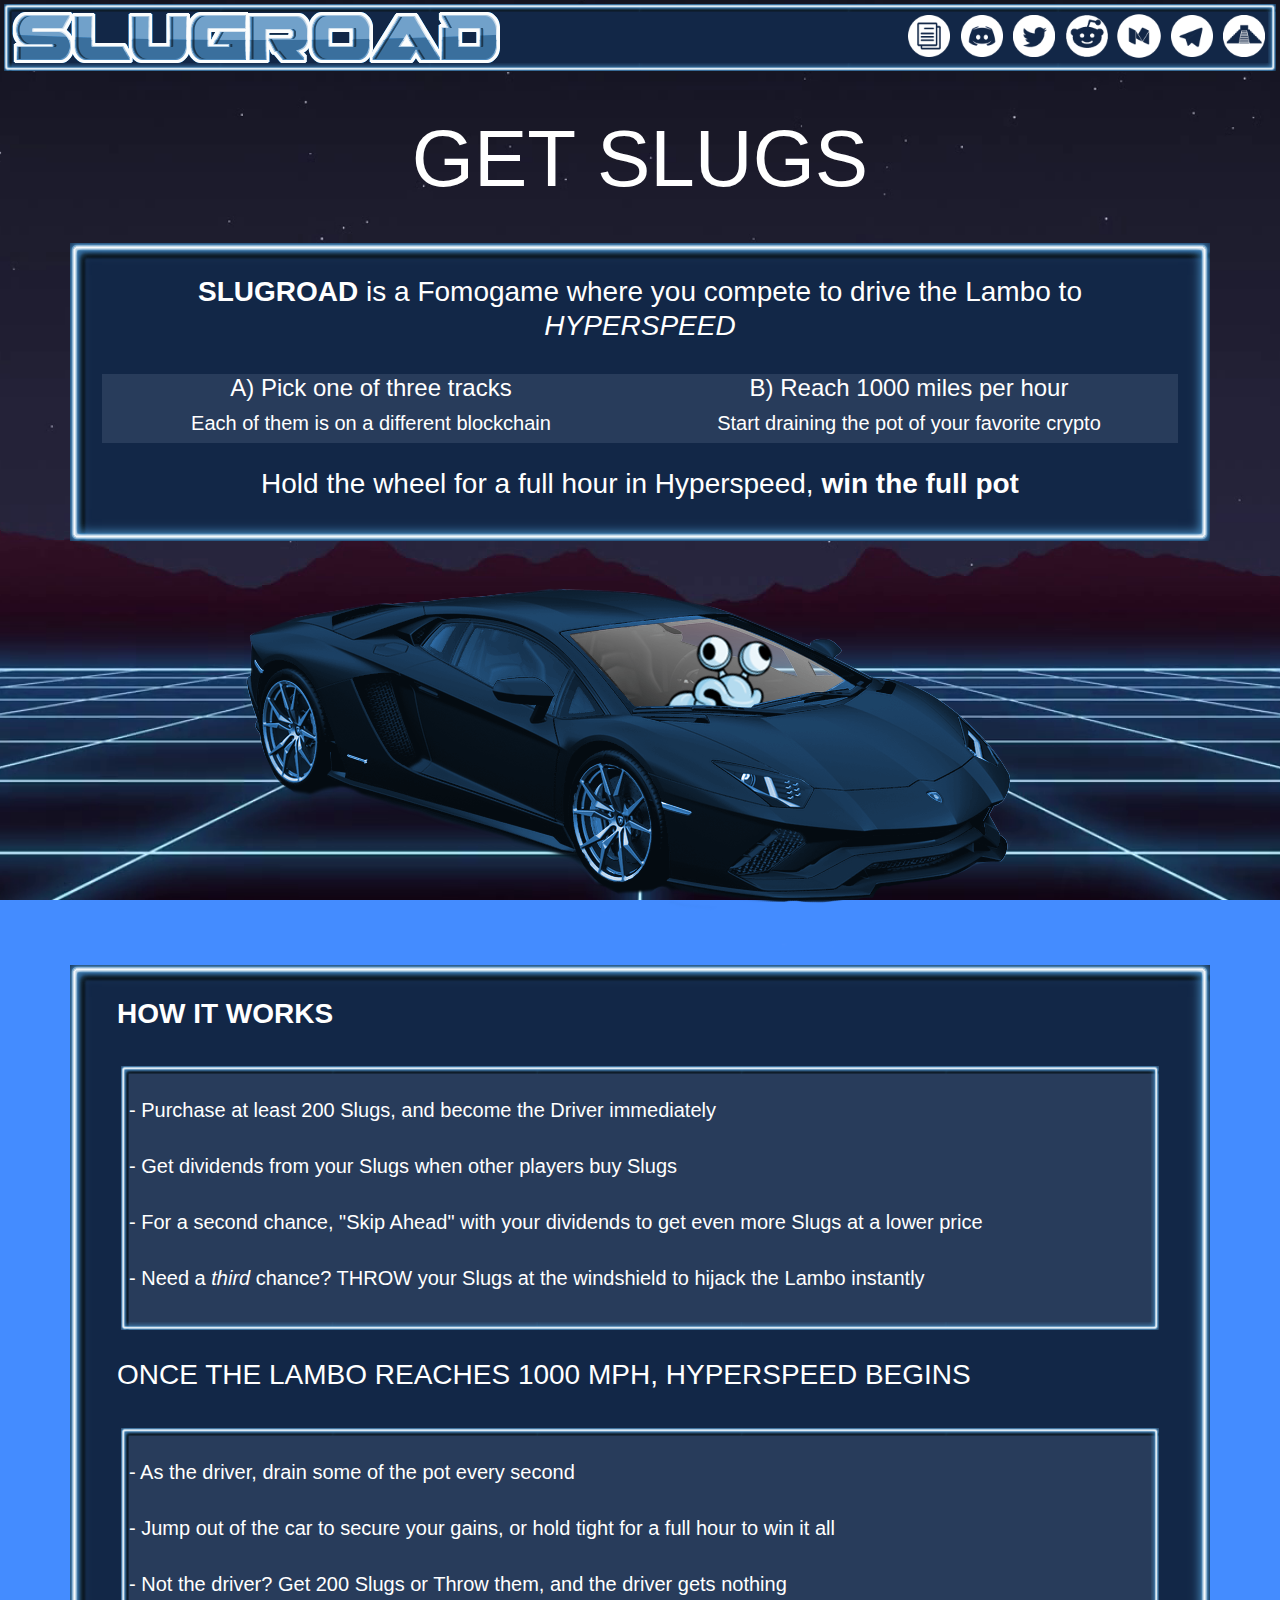
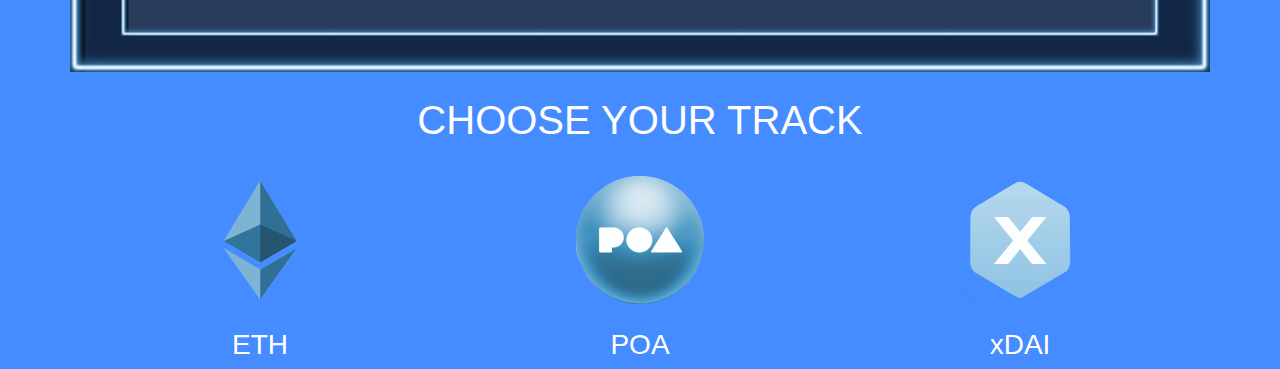
<file: index.html>
<!doctype html>
<html lang="en">
	<head>
		<!-- Required meta tags -->
		<meta charset="utf-8">
		<meta name="viewport" content="width=device-width, initial-scale=1, shrink-to-fit=no">
		<!-- Title, Favicon -->
		<title>Slugroad</title>
		<link rel="shortcut icon" href="favicon.png" type="image/x-icon">		
		<!-- CSS -->
		<link rel="stylesheet" type="text/css" href="theme_bootstrap.css">
		<link rel="stylesheet" type="text/css" href="theme_animista.css">
		<link rel="stylesheet" type="text/css" href="theme_slugroad.css">		
	</head>
	
	<body>
		<!-- TITLE -->
		<div class="info img-border2">
			<div class="row">
				<div class="col-sm">
					<img src="img/slug_logo.png"><img src="img/road_logo.png">
				</div>
				<div class="col-sm" align="right">
					<a href="https://ropsten.etherscan.io/address/0x6cf592d1687041147a20c6cc1504715864a52752" target="_blank"><img class="img-help2" src="img/contract_circle.png"></a>
					<a href="https://discord.gg/JU8P4Ru" target="_blank"><img class="img-help2" src="img/discord_circle.png"></a>
					<a href="https://twitter.com/EtherSnailFarm" target="_blank"><img class="img-help2" src="img/twitter_circle.png"></a>
					<a href="https://reddit.com/r/snailthrone" target="_blank"><img class="img-help2" src="img/reddit_circle.png"></a>
					<a href="" target="_blank"><img class="img-help2" src="img/medium_circle.png"></a>
					<a href="https://t.me/snailthrone" target="_blank"><img class="img-help2" src="img/telegram_circle.png"></a>
					<a href="https://snailking.github.io/snailthrone" target="_blank"><img class="img-help2" src="img/snailthrone_circle.png"></a>
				</div>
			</div>
		</div><br>
		<!-- INTRO -->
		<div class="container" align="center">
			<span id="introtext">?</span>
		</div><br>
		<div class="container info img-border" align="center">
			<h3><b>SLUGROAD</b> is a Fomogame where you compete to drive the Lambo to <i>HYPERSPEED</i></h3>
			<br>
			<div class="row">
				<div class="col-sm info2">
					<h4>A) Pick one of three tracks</h4>
					<h5>Each of them is on a different blockchain</h5>
				</div>
				<div class="col-sm info2">
					<h4>B) Reach 1000 miles per hour</h4>
					<h5>Start draining the pot of your favorite crypto</h5>
				</div>
			</div><br>
			<h3>Hold the wheel for a full hour in Hyperspeed, <b>win the full pot</b></h3>
		</div><br>
		<!-- BEAUTIFUL SCROLLING LAMBO -->	
		<div class="slide-in-left" align="center"> 
			<img class="vibrate-1" src="img/lambo.png">
		</div>
		<!-- HOW TO -->
		<div class="container info img-border">
			<h3><b>HOW IT WORKS</b></h3><br>
			<div class="info2 img-border2">
				<br><h5>- Purchase at least 200 Slugs, and become the Driver immediately</h5><br>
				<h5>- Get dividends from your Slugs when other players buy Slugs</h5><br>
				<h5>- For a second chance, "Skip Ahead" with your dividends to get even more Slugs at a lower price</h5><br>
				<h5>- Need a <i>third</i> chance? THROW your Slugs at the windshield to hijack the Lambo instantly</h5><br>
			</div>
			<br><h3>ONCE THE LAMBO REACHES 1000 MPH, HYPERSPEED BEGINS</h3><br>
			<div class="info2 img-border2">
				<br><h5>- As the driver, drain some of the pot every second</h5><br>
				<h5>- Jump out of the car to secure your gains, or hold tight for a full hour to win it all</h5><br>
				<h5>- Not the driver? Get 200 Slugs or Throw them, and the driver gets nothing</h5><br>
			</div>
		</div><br>
		<!-- TRACK SELECTION -->
		<div class="container" align="center">
			<h1 class="pulseperma">CHOOSE YOUR TRACK</h1><br>
			<div class="row">
				<div class="col-sm">
					<a href="game_eth"><img src="img/ether.png" class="pulse" height="128px"></a><br>
					<br><h3>ETH</h3>
				</div>
				<div class="col-sm">
					<a href="game_poa"><img src="img/poa_ball.png" class="pulse" height="128px"></a><br>
					<br><h3>POA</h3>
				</div>
				<div class="col-sm">
					<a href="game_xdai"><img src="img/xdai_logo.png" class="pulse" height="128px"></a><br>
					<br><h3>xDAI</h3>
				</div>
			</div>
		</div>
		<!-- JAVASCRIPT -->
		<script src="landing.js"></script>				
		<script>
			initUpdate();
		</script>		
	</body>
</html>
</file>
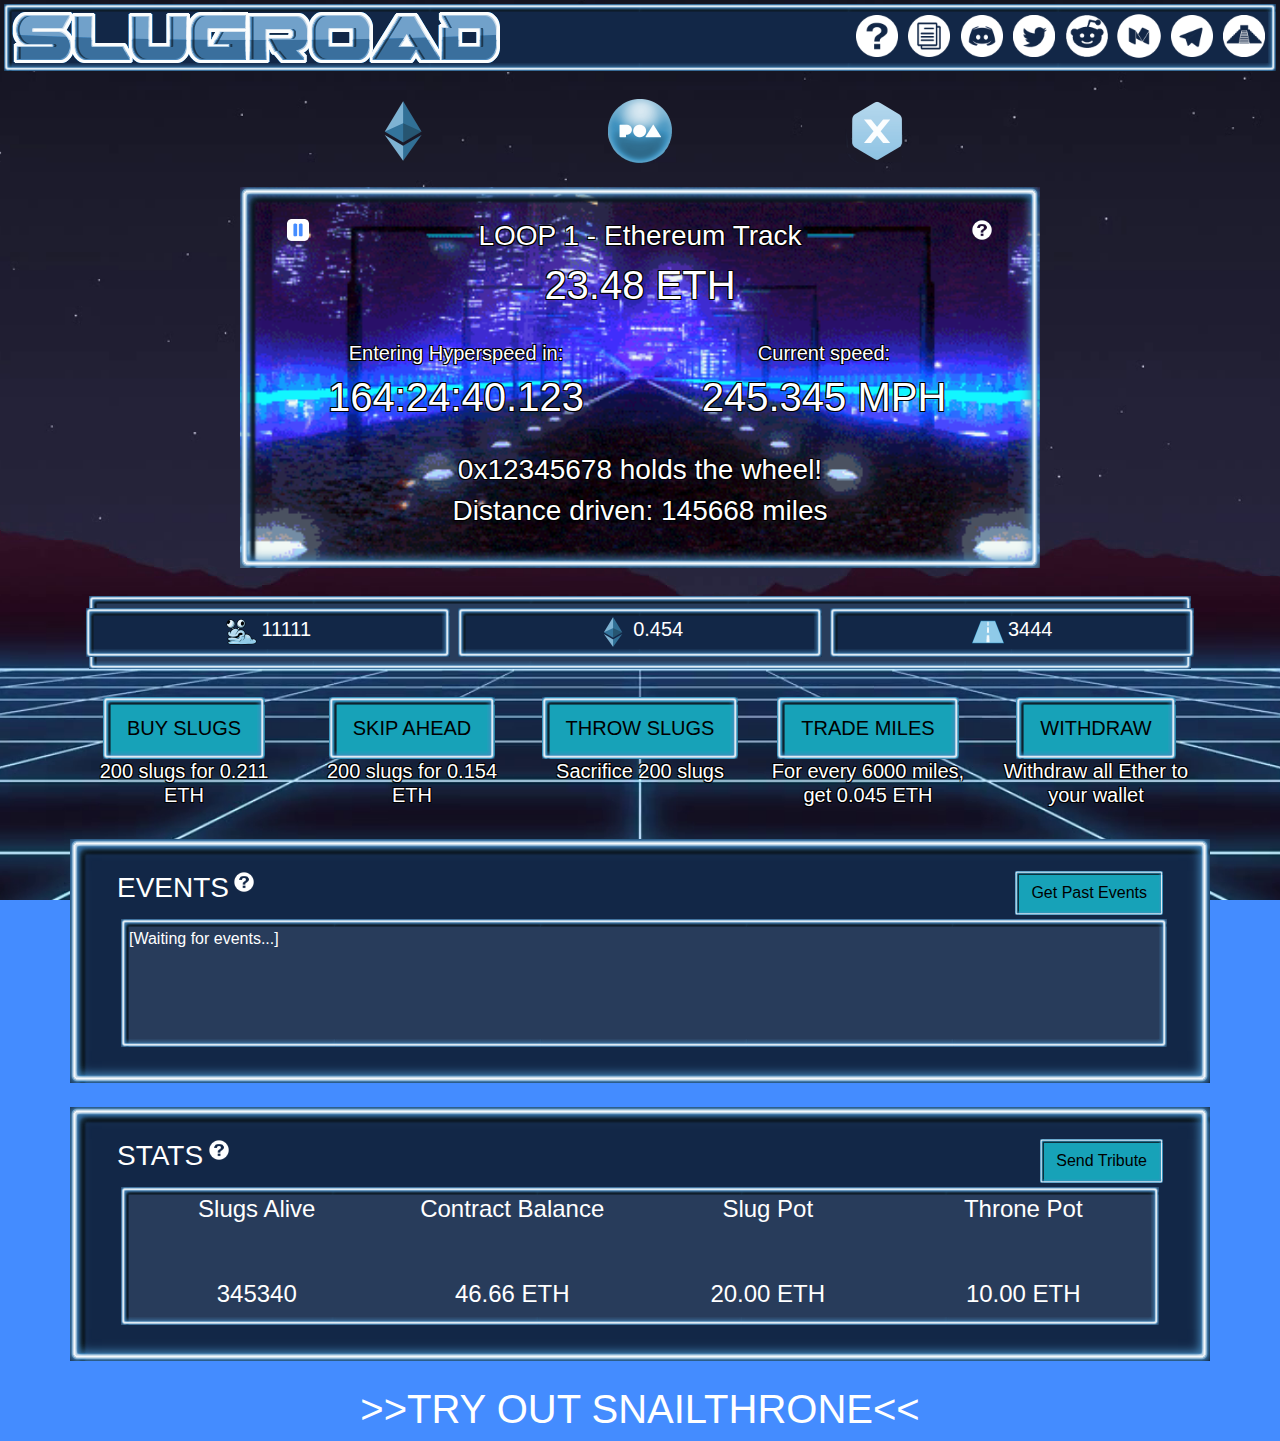
<file: game.html>
<!doctype html>
<html lang="en">
	<head>
		<!-- Required meta tags -->
		<meta charset="utf-8">
		<meta name="viewport" content="width=device-width, initial-scale=1, shrink-to-fit=no">
		<!-- Title, Favicon -->
		<title>Slugroad</title>
		<link rel="shortcut icon" href="favicon.png" type="image/x-icon">		
		<!-- CSS -->
		<link rel="stylesheet" type="text/css" href="theme_bootstrap.css">
		<link rel="stylesheet" type="text/css" href="theme_animista.css">
		<link rel="stylesheet" type="text/css" href="theme_slugroad.css">		
	</head>
	
	<body align="center">
		<!-- TITLE -->
		<div class="info img-border2">
			<div class="row">
				<div class="col-sm">
					<img src="img/slug_logo.png"><img src="img/road_logo.png">
				</div>
				<div class="col-sm" align="right">
					<img class="img-help2" src="img/question_circle.png" onclick="showModal(help_1_modal)"></a>
					<a href="https://ropsten.etherscan.io/address/0x6cf592d1687041147a20c6cc1504715864a52752" target="_blank"><img class="img-help2" src="img/contract_circle.png"></a>
					<a href="https://discord.gg/JU8P4Ru" target="_blank"><img class="img-help2" src="img/discord_circle.png"></a>
					<a href="https://twitter.com/EtherSnailFarm" target="_blank"><img class="img-help2" src="img/twitter_circle.png"></a>
					<a href="https://reddit.com/r/snailthrone" target="_blank"><img class="img-help2" src="img/reddit_circle.png"></a>
					<a href="" target="_blank"><img class="img-help2" src="img/medium_circle.png"></a>
					<a href="https://t.me/snailthrone" target="_blank"><img class="img-help2" src="img/telegram_circle.png"></a>
					<a href="https://snailking.github.io/snailthrone" target="_blank"><img class="img-help2" src="img/snailthrone_circle.png"></a>
				</div>
			</div>
		</div><br>
		<!-- TRACK SELECTION -->
		<div class="container black-shadow" align="center">
			<div class="row">
				<div class="col-sm" align="right">
					<img src="img/ether.png" class="pulse" height="64px">
				</div>
				<div class="col-sm">
					<img src="img/poa_ball.png" class="pulse" height="64px">
				</div>
				<div class="col-sm" align="left">
					<img src="img/xdai_logo.png" class="pulse" height="64px">
				</div>
			</div>
		</div><br>
		<!-- CAR WINDOW -->
		<div id="roadwindow" class="container road-background black-shadow img-border" align="center">
			<div class="row">
				<div class="col-sm-2" align="left">
					<span id="pausestate"><img class="img-help" src="img/pause_icon.png" onclick="pauseAnimation()"></span>
				</div>
				<div class="col-sm">
					<h3 style="display: inline-block;">LOOP <span id="round">1</span> - Ethereum Track</h3>
				</div>
				<div class="col-sm-2" align="right">
					<img class="img-help" src="img/question_circle.png" onclick="showModal(car_1_modal)">
				</div>
			</div>		 
			<h1><span id="roundpot">23.48</span> ETH</h3><br>
			<div class="row">
				<div class="col-sm">
					<h5><span id="hyperstate">Entering Hyperspeed in:</span></h4>
					<h1><span id="timer">164:24:40.123</span></h2><br>
				</div>
				<div class="col-sm">
					<h5>Current speed:</h4>
					<h1><span id="speed">245.345</span> MPH</h2><br>
				</div>
			</div>
			<h3><span id="driverstate">0x12345678 holds the wheel!</span></h4>
			<h3><span id="gamestate">Distance driven: 145668 miles</span></h4>			
		</div><br>
		<!-- PLAYER STATS -->
		<div class="container" align="center">
			<div class="img-border2 info2">
				<div class="row">
					<div class="col-sm img-border2 info">
						<img src="img/slug.png" class="pulse" height="32px" onclick="showModal(slug_modal)"> <h5 style="display: inline-block;"><span id="playerslug">11111</span></h5> 
					</div>
					<div class="col-sm img-border2 info">
						<img src="img/ether.png" class="pulse" height="32px" onclick="showModal(ether_modal)"> <h5 style="display: inline-block;"><span id="playerreward">0.454</span></h5>
					</div>
					<div class="col-sm img-border2 info">
						<img src="img/road.png" class="pulse" height="32px" onclick="showModal(road_modal)"> <h5 style="display: inline-block;"><span id="playermile">3444</span></h5>
					</div>
					</div>
				</div>
			</div>
		</div><br>
		<!-- ACTIONS -->
		<div class="container" align="center">
			<div class="">
				<div class="row">
					<div class="col-sm">
						<button class="btn btn-lg btn-info" onclick="showModal(buy_modal)">BUY SLUGS</button>
						<h5 class="black-shadow">200 slugs for <span id="buy200">0.211</span> ETH</h5>
						<br>
					</div>
					<div class="col-sm">
						<button class="btn btn-lg btn-info" onclick="showModal(skip_modal)">SKIP AHEAD</button>
						<h5 class="black-shadow">200 slugs for <span id="time200">0.154</span> ETH</h5>
						<br>
					</div>
					<div class="col-sm">
						<span id="actionstate"><button type="button" class="btn btn-lg btn-info" onclick="showModal(throw_modal)">THROW SLUGS</button><h5 class="black-shadow">Sacrifice 200 slugs</h5></span>
						<br>
					</div>
					<div class="col-sm">
						<button class="btn btn-lg btn-info" onclick="showModal(trade_modal)">TRADE MILES</button>
						<h5 class="black-shadow">For every 6000 miles, get <span id="trade6000mile">0.045</span> ETH</h5>
						<br>
					</div>
					<div class="col-sm">
						<button class="btn btn-lg btn-info" onclick="webWithdrawBalance()">WITHDRAW</button>
						<h5 class="black-shadow">Withdraw all Ether to your wallet</h5>
						<br>
					</div>
				</div>
			</div>
		</div>		
		<!-- LOG -->
		<div class="container img-border info">
			<div class="row">
				<div class="col-sm">
					<h3 style="display: inline-block;">EVENTS</h3> <img class="img-help" src="img/question_circle.png" onclick="showModal(event_modal)">
				</div>
				<div class="col-sm" align="right">
					<button class="btn btn-info" onclick="runLog()">Get Past Events</button>
				</div>
			</div>
			<div class="scroll-box img-border2 info2" id="logboxscroll">
				<p><span id="eventlog">[Waiting for events...]</span></p>
			</div>
		</div><br>
		<!-- STATS -->
		<div class="container img-border info">
			<div class="row">
				<div class="col-sm">
					<h3 style="display: inline-block;">STATS</h3> <img class="img-help" src="img/question_circle.png" onclick="showModal(stats_modal)">
				</div>
				<div class="col-sm" align="right">
					<button class="btn btn-info" onclick="webPayThrone()">Send Tribute</button>
				</div>
			</div>
			<div class="row img-border2 info2" align="center">
				<div class="col-sm">
					<h4>Slugs Alive</h5><br><br>
					<h4><span id="maxslug">345340</span></h5>
				</div>
				<div class="col-sm">
					<h4>Contract Balance</h5><br><br>
					<h4><span id="contractbalance">46.66</span> ETH</h5>
				</div>
				<div class="col-sm">
					<h4>Slug Pot</h5><br><br>
					<h4><span id="slugpot">20.00</span> ETH</h5>
				</div>
				<div class="col-sm">
					<h4>Throne Pot</h5><br><br>
					<h4><span id="thronepot">10.00</span> ETH</h5>
				</div>
			</div>
		</div><br>
		<!-- SNAILTHRONE -->
		<div class="container pulse" align="center">
			<h1><a href="https://snailking.github.io/snailthrone">>>TRY OUT SNAILTHRONE<<</a></h1>
		</div>
		<!-- BUY MODAL -->
		<div id="buy_modal" class="modal">
			<div class="info2 modal-content">
				<div class="img-border" align="center">
					<h1 class="black-shadow">BUY SLUGS</h2><br>
					<div class="info padding img-border2">
						<div class="row">
							<div class="col-sm">
								<h5>Cost per slug: <span id="buyCost">?</span> ETH</h5>
							</div>
							<div class="col-sm">
								<h5>Spend: <input type="text" id="fieldBuy" value="0.1" size="3"> ETH</h5>
							</div>
							<div class="col-sm">
								<h5>You will get: <span id="fieldBuySlug">200</span> Slugs</h5>
							</div>
						</div>
						<br>
						<h5>Buy at least 200 Slugs to become the Driver.</h5>
					</div>
					<div class="container" align="center">
						<button class="btn btn-lg btn-info" onclick="closeThenFunc(webBuySlug)">BUY SLUGS</button>
						<button class="btn btn-lg btn-info" onclick="CloseModal()">Cancel</button>
					</div>
				</div>
			</div>
		</div>
		<!-- SKIP MODAL -->
		<div id="skip_modal" class="modal">
			<div class="info2 modal-content">
				<div class="img-border" align="center">
					<h1 class="black-shadow">SKIP AHEAD</h2><br>
					<div class="info padding img-border2">
						<div class="row">
							<div class="col-sm">
								<h5>Cost per slug: <span id="getCost">?</span> ETH</h5>
							</div>
							<div class="col-sm">
								<h5>You have: <span id="playerreward2">?</span> ETH</h5>
							</div>
							<div class="col-sm">
								<h5>You will get: <span id="timeGetSlug">500</span> Slugs</h5>
							</div>
						</div>
						<br>
						<h5>Get at least 200 Slugs to become the Driver.</h5>
					</div>
					<div class="container" align="center">
						<button class="btn btn-lg btn-info" onclick="closeThenFunc(webSkipAhead)">SKIP AHEAD</button>
						<button class="btn btn-lg btn-info" onclick="CloseModal()">Cancel</button>
					</div>
				</div>
			</div>
		</div>
		<!-- ACTION MODAL -->
		<div id="throw_modal" class="modal">
			<div class="info2 modal-content">
				<div class="img-border" align="center">
					<h1 class="black-shadow">THROW SLUGS</h2><br>
					<div class="info padding img-border2">
						<h5>Sacrifice 200 Slugs and become the Driver.</h5>
						<h5>Out of Hyperspeed: the Timer will bump back by 6 minutes.</h5>
						<h5>During Hyperspeed: the Timer will go back to 6 minutes before Hyperspeed.</h5>
					</div>
					<div class="container" align="center">
						<button class="btn btn-lg btn-info" onclick="closeThenFunc(webThrowSlug)">THROW SLUG</button>
						<button class="btn btn-lg btn-info" onclick="CloseModal()">Cancel</button>
					</div>
				</div>
			</div>
		</div>
		<div id="jump_modal" class="modal">
			<div class="info2 modal-content">
				<div class="img-border" align="center">
					<h1 class="black-shadow">JUMP OUT</h2><br>
					<div class="info padding img-border2">
						<h5>Jump out of the window to secure your gains!</h5>
						<br>
						<h5>You have currently drained <span id="drained">?</span> ETH</h5>
					</div>
					<div class="container" align="center">
						<button class="btn btn-lg btn-info" onclick="closeThenFunc(webJumpOut)">JUMP OUT</button>
						<button class="btn btn-lg btn-info" onclick="CloseModal()">Cancel</button>
					</div>
				</div>
			</div>
		</div>
		<div id="time_modal" class="modal">
			<div class="info2 modal-content">
				<div class="img-border" align="center">
					<h1 class="black-shadow">TIME WARP</h2><br>
					<div class="info padding img-border2">
						<h5>Initiate the Time Warp to enter Loop <span id="nextloop">?</span></h5>
						<br>
						<h5>Timer resets to 7 days, and you become the Driver.</h5>
					</div>
					<div class="container" align="center">
						<button class="btn btn-lg btn-info" onclick="closeThenFunc(webTimeJump)">TIME WARP</button>
						<button class="btn btn-lg btn-info" onclick="CloseModal()">Cancel</button>
					</div>
				</div>
			</div>
		</div>
		<!-- TRADE MODAL -->
		<div id="trade_modal" class="modal">
			<div class="info2 modal-content">
				<div class="img-border" align="center">
					<h1 class="black-shadow">TRADE MILES</h2><br>
					<div class="info padding img-border2">
						<h5>You will get <span id="milereward">0.000</span> ETH for your <span id="playermile2">6464</span> miles.
						<br>
						<h5>Miles remaining after trade: <span id="playermileafter">464</span></h5>
					</div>
					<div class="container" align="center">
						<button class="btn btn-lg btn-info" onclick="closeThenFunc(webTradeMile)">TRADE MILES</button>
						<button class="btn btn-lg btn-info" onclick="CloseModal()">Cancel</button>
					</div>
				</div>
			</div>
		</div>
		<!-- HELP MODAL -->
		<div id="help_1_modal" class="modal">
			<div class="info modal-content">
				<div class="img-border">
					<div class="row">
						<div class="col-sm">
							<h1 class="black-shadow">DRIVE LAMBO, WIN ETH</h2><br>
						</div>
						<div class="col-sm" align="right">
							<h3 style="display: inline-block;">1/4</h3> <img class="img-dark" src="img/arrow_left.png"><img class="img-help2" src="img/arrow_right.png" onclick="closeThenShowModal(help_2_modal)">
						</div>
					</div>
					<div class="info2 padding img-border2">
						<h4 class="uppercase">Buy Slugs with ETH.</h4>
						<h5>Your Slugs give you divs for every buy after yours.</h5>
						<br>
						<h4 class="uppercase">Skip Ahead to get even more Slugs.</h4>
						<h5>Your divs will give you more Slugs for a lower price.</h5>
					</div>
					<div class="container" align="center">
						<button type="button" class="btn btn-info" onclick="CloseModal()">Got it!</button>
					</div>
				</div>
			</div>
		</div>
		<div id="help_2_modal" class="modal">
			<div class="info modal-content">
				<div class="img-border">
					<div class="row">
						<div class="col-sm">
							<h1 class="black-shadow">DRIVE LAMBO, WIN ETH</h2><br>
						</div>
						<div class="col-sm" align="right">
							<h3 style="display: inline-block;">2/4</h3> <img class="img-help2" src="img/arrow_left.png" onclick="closeThenShowModal(help_1_modal)"><img class="img-help2" src="img/arrow_right.png" onclick="closeThenShowModal(help_3_modal)">
						</div>
					</div>
					<div class="info2 padding img-border2">
						<h4 class="uppercase">Hijack the Lambo, through 1 of 2 options:</h4>
						<h5>a) get at least 200 Slugs in one Buy or Skip.</h5>
						<h5>b) throw 200 slugs at the windshield.</h5>
						<br>
						<h4 class="uppercase">As the driver, hold the wheel</h4>
						<h5>The Lambo accelerates progressively.</h4>
						<h5>The Driver earns miles he can trade for ETH (once he's not the driver anymore).</h5>
					</div>
					<div class="container" align="center">
						<button type="button" class="btn btn-info" onclick="CloseModal()">Got it!</button>
					</div>
				</div>
			</div>
		</div>
		<div id="help_3_modal" class="modal">
			<div class="info modal-content">
				<div class="img-border">
					<div class="row">
						<div class="col-sm">
							<h1 class="black-shadow">DRIVE LAMBO, WIN ETH</h2><br>
						</div>
						<div class="col-sm" align="right">
							<h3 style="display: inline-block;">3/4</h3> <img class="img-help2" src="img/arrow_left.png" onclick="closeThenShowModal(help_2_modal)"><img class="img-help2" src="img/arrow_right.png" onclick="closeThenShowModal(help_4_modal)">
						</div>
					</div>
					<div class="info2 padding img-border2">
						<h4 class="uppercase">Drain the pot during Hyperspeed</h5>
						<h5>Once the Lambo reaches 1000 MPH, we enter Hyperspeed.</h5>
						<h5>During Hyperspeed, the pot starts being drained.</h5>
						<br>
						<h4 class="uppercase">Ride it out to win the pot</h5>
						<h5>If the Driver holds the wheel for the full hour of Hyperspeed, he wins the pot.</h5>
						<h5>If another player hijacks the Lambo, the Driver gets nothing.</h5>
						<br>
						<h4 class="uppercase">Jump Out to secure your gains</h5>
						<h5>The Driver can Jump Out before Hyperspeed ends, and get the ETH currently drained.</h5>
						<h5>After Jumping Out, the Lambo swerves without a driver.</h5>
					</div>
					<div class="container" align="center">
						<button type="button" class="btn btn-info" onclick="CloseModal()">Got it!</button>
					</div>
				</div>
			</div>
		</div>
		<div id="help_4_modal" class="modal">
			<div class="info modal-content">
				<div class="img-border">
					<div class="row">
						<div class="col-sm">
							<h1 class="black-shadow">DRIVE LAMBO, WIN ETH</h2><br>
						</div>
						<div class="col-sm" align="right">
							<h3 style="display: inline-block;">4/4</h3> <img class="img-help2" src="img/arrow_left.png" onclick="closeThenShowModal(help_3_modal)"><img class="img-dark" src="img/arrow_right.png">
						</div>
					</div>
					<div class="info2 padding img-border2">
						<h4 class="uppercase">Time Jump ready once the Hyperspeed Timer hits 0</h4>
						<h5>If there is a Driver, he receives the pot.</h5>
						<h5>Without a Driver, the pot carries over to the next Loop.</h5>
						<br>
						<h4 class="uppercase">Next Loop starts immediately</h5>
						<h5>The RoundPot is refueled by the SlugPot, and the Lambo starts driving at 100 MPH.</h5>
						<h5>Your Slugs, your Miles and your Rewards carry over.</h5>
						<br>
						<h4><i>Note: whoever triggers the Time Jump gets to become the Driver for free!</i></h4>
					</div>
					<div class="container" align="center">
						<button type="button" class="btn btn-info" onclick="CloseModal()">Got it!</button>
						<button type="button" class="btn btn-info" onclick="closeThenShowModal(math_modal)">Show me the math</button>
					</div>
				</div>
			</div>
		</div>
		<!-- MATH MODAL -->
		<div id="math_modal" class="modal">
			<div class="info modal-content">
				<div class="img-border">
					<h1 class="black-shadow" align="center">NUMBERS</h2><br>
					<h3>LAMBO</h3>
					<div class="info2 padding img-border2">
						<h5>Speed starts at a min of 100 MPH and rises to a maximum of 1000 MPH over 7 days.</h5>
						<h5>At 1000 MPH, the Lambo enters Hyperspeed for 1 hour.</h5>
						<h5>During Hyperspeed, the Driver drains 0.01% of the pot per second.</h5>
						<h5>If the Driver holds for the full hour, he gets the full pot.</h5>
					</div>
					<h3>HIJACK</h3>
					<div class="info2 padding img-border2">
						<h5>A hijack costs 200 slugs, whether bought or thrown.</h5>
						<h5>Each hijack bumps the timer back by 6 minutes. Speed decreases in proportion.</h5>
						<h5>If we're in Hyperspeed, the timer resets to 6 minutes before Hyperspeed.</h5>
						<h5>If the Driver jumps out, the timer resets to 1 hour before Hyperspeed.</h5>
					</div>
					<h3>SLUG</h3>
					<div class="info2 padding img-border2">
						<h5>The price of one Slug on a buy is: (0.000025 + (roundpot/10000)) / loop</h5>
						<h5>While Skipping Ahead, the price of one Slug is: (0.000025 + (roundpot/10000)) / (round + 1)</h5>
						<h5>Slugs entitle their owners to proportional dividends compared to the current number of Slugs alive.</h5>
					</div>
					<h3>MILES</h3>
					<div class="info2 padding img-border2">
						<h5>6000 miles can be traded for 1% of the pot.</h5>
					</div>
					<h3>POT SPLIT</h3>
					<div class="info2 padding img-border2">
						<h5>Each payable transaction is split as follows:</h5>
						<h5>- 60% divs</h5>
						<h5>- 20% slugPot (reserve for next Loops)</h5>
						<h5>- 10% roundPot</h5>
						<h5>- 10% thronePot</h5>
					</div>
					<div class="container" align="center">
						<button type="button" class="btn btn-info" onclick="CloseModal()">Got it!</button>
					</div>
				</div>
			</div>
		</div>
		<!-- CAR MODAL -->
		<div id="car_1_modal" class="modal">
			<div class="info modal-content">
				<div class="img-border">
					<div class="row">
						<div class="col-sm">
							<h1 class="black-shadow">LOOP</h2><br>
						</div>
						<div class="col-sm" align="right">
							<h3 style="display: inline-block;">1/4</h3> <img class="img-dark" src="img/arrow_left.png"><img class="img-help2" src="img/arrow_right.png" onclick="closeThenShowModal(car_2_modal)">
						</div>
					</div>
					<div class="info2 padding img-border2">
						<h4>On a new Loop, the Lambo starts driving at 100 MPH.</h4>
						<h4>From that speed, it takes 7 days to reach Hyperspeed.</h4>
						<h4>If the Lambo drives through Hyperspeed for a full hour, the Loop ends.</h4>
						<h4>A new Loop starts, with half of the slugpot added to the roundpot.</h4>
					</div>
					<div class="container" align="center">
						<button type="button" class="btn btn-info" onclick="CloseModal()">Got it!</button>
					</div>
				</div>
			</div>
		</div>
		<div id="car_2_modal" class="modal">
			<div class="info modal-content">
				<div class="img-border">
					<div class="row">
						<div class="col-sm">
							<h1 class="black-shadow">TIMER</h2><br>
						</div>
						<div class="col-sm" align="right">
							<h3 style="display: inline-block;">2/4</h3> <img class="img-help2" src="img/arrow_left.png" onclick="closeThenShowModal(car_1_modal)"><img class="img-help2" src="img/arrow_right.png" onclick="closeThenShowModal(car_3_modal)">
						</div>
					</div>
					<div class="info2 padding img-border2">
						<h4>When the Lambo reaches 1000 MPH, we enter Hyperspeed.</h4>
						<h4>Acceleration is constant, so the Timer is directly correlated to speed.</h4>
						<h4>Each hijack of the car decreases the speed, bumping the Timer back up by 6 minutes.</h4>
						<h4>During Hyperspeed, a hijack resets the Timer to 6 minutes before Hyperspeed.</h4>
						<h4>If the Driver jumps out, the Timer resets to 1 hour before Hyperspeed.</h4>
					</div>
					<div class="container" align="center">
						<button type="button" class="btn btn-info" onclick="CloseModal()">Got it!</button>
					</div>
				</div>
			</div>
		</div>
		<div id="car_3_modal" class="modal">
			<div class="info modal-content">
				<div class="img-border">
					<div class="row">
						<div class="col-sm">
							<h1 class="black-shadow">SPEED</h2><br>
						</div>
						<div class="col-sm" align="right">
							<h3 style="display: inline-block;">3/4</h3> <img class="img-help2" src="img/arrow_left.png" onclick="closeThenShowModal(car_2_modal)"><img class="img-help2" src="img/arrow_right.png" onclick="closeThenShowModal(car_4_modal)">
						</div>
					</div>
					<div class="info2 padding img-border2">
						<h4>The Lambo starts at 100 MPH, and can never go below 100 MPH.</h4>
						<h4>Speed rises consistently, at a rate of about 5.35 MPH per hour.</h4>
						<h4>At 1000 MPH, the Lambo enters Hyperspeed.</h4>
					</div>
					<div class="container" align="center">
						<button type="button" class="btn btn-info" onclick="CloseModal()">Got it!</button>
					</div>
				</div>
			</div>
		</div>
		<div id="car_4_modal" class="modal">
			<div class="info modal-content">
				<div class="img-border">
					<div class="row">
						<div class="col-sm">
							<h1 class="black-shadow">DRIVER</h2><br>
						</div>
						<div class="col-sm" align="right">
							<h3 style="display: inline-block;">4/4</h3> <img class="img-help2" src="img/arrow_left.png" onclick="closeThenShowModal(car_3_modal)"><img class="img-dark" src="img/arrow_right.png">
						</div>
					</div>
					<div class="info2 padding img-border2">
						<h4>The Driver earns Miles as he drives.</h4>
						<h4>Once the Driver steps out of the car, he can trade these Miles for ETH.</h4>
						<h4>If the Driver enters Hyperspeed, he starts draining the roundpot.</h4>
						<h4>Jumping Out will secure his gains, but renounce his spot.</h4>
						<h4>Without a Driver, the Lambo swerves endlessly until a new hijack happens.</h4>
					</div>
					<div class="container" align="center">
						<button type="button" class="btn btn-info" onclick="CloseModal()">Got it!</button>
					</div>
				</div>
			</div>
		</div>
		<!-- PLAYER MODAL -->
		<div id="slug_modal" class="modal">
			<div class="info modal-content">
				<div class="img-border">
					<h1 class="black-shadow">SLUGS</h2><br>
					<div class="info2 padding img-border2">
						<h4>Buy Slugs to earn divs on every Slug buy.</h4>
						<h5>The price of Slugs scales with the roundpot, then divided by the Loop number.</h4>
						<h5>The higher the Loop, the lowest the price.</h4>
						<br>
						<h4>Skip Ahead to get Slugs at a lower price.</h4>
						<h5>With your ETH rewards, you can buy Slugs at the price they would cost in the next Loop</h4>
						<h5>Skipping Ahead is always cheaper than Buying!</h4>
						<br>
						<h4>Get at least 200 Slugs in one Buy or Skip, and you become the Driver.</h4>
						<h5>You can also throw 200 Slugs at the windshield, and their sacrifice will let you be the driver.</h4>
					</div>
					<div class="container" align="center">
						<button type="button" class="btn btn-info" onclick="CloseModal()">Got it!</button>
					</div>
				</div>
			</div>
		</div>
		<div id="ether_modal" class="modal">
			<div class="info modal-content">
				<div class="img-border">
					<h1 class="black-shadow">REWARDS</h2><br>
					<div class="info2 padding img-border2">
						<h4>All your ETH rewards from the game end up here.</h4>
						<h5>Consume them to Skip Ahead and get more Slugs at an advantageous rate.</h4>
						<h5>You can also withdraw your rewards at any time back to your wallet.</h4>
						<br>
						<h4>Your rewards will never disappear. Their safety is guaranteed by the smart contract.</h4>
					</div>
					<div class="container" align="center">
						<button type="button" class="btn btn-info" onclick="CloseModal()">Got it!</button>
					</div>
				</div>
			</div>
		</div>
		<div id="road_modal" class="modal">
			<div class="info modal-content">
				<div class="img-border">
					<h1 class="black-shadow">MILES</h2><br>
					<div class="info2 padding img-border2">
						<h4>Earn miles as you drive.</h4>
						<h5>Once you're not the Driver anymore, you can trade your miles.</h4>
						<h5>For every 6000 miles you accumulate, get 1% of the roundpot.</h4>
						<br>
						<h4>You can trade more than 6000 miles at once. Your leftover miles will remain.</h4>
					</div>
					<div class="container" align="center">
						<button type="button" class="btn btn-info" onclick="CloseModal()">Got it!</button>
					</div>
				</div>
			</div>
		</div>
		<!-- EVENT MODAL -->
		<div id="event_modal" class="modal">
			<div class="info modal-content">
				<div class="img-border">
					<h1 class="black-shadow">EVENTS</h2><br>
					<div class="info2 padding img-border2">
						<h5>Every action taken by any player is logged here.</h5><br>
						<h5>Click on "Get Past Events" to get previous history.</h5><br>
						<h5>Please note blockchain data can lag behind, but it should be roughly accurate within a couple minutes range.</h5>
					</div>
					<div class="container" align="center">
						<button type="button" class="btn btn-info" onclick="CloseModal()">Got it!</button>
					</div>
				</div>
			</div>
		</div>
		<!-- STATS MODAL -->
		<div id="stats_modal" class="modal">
			<div class="info modal-content">
				<div class="img-border">
					<h1 class="black-shadow">STATISTICS</h2><br>
					<div class="info2 padding img-border2">
						<h5>Slugs Alive: total number of Slugs bought and currently alive</h5>
						<h5>Contract Balance: total number of ether in contract</h5>
						<h5>Slug Pot: reserve pot to sustain the roundpot. On a new Loop, half of it feeds the roundpot.</h5>
						<h5>Throne Pot: this pot can be sent to the SnailThrone at any time, rewarding SnailThrone players with divs</h5>
					</div>
					<div class="container" align="center">
						<button type="button" class="btn btn-info" onclick="CloseModal()">Got it!</button>
						<button type="button" class="btn btn-info" onclick="closeThenShowModal(snailthrone_modal)">SnailThrone?</button>
					</div>
				</div>
			</div>
		</div>
		<!-- SNAILTHRONE MODAL -->
		<div id="snailthrone_modal" class="modal">
			<div class="info modal-content">
				<div class="img-border">
					<h1 class="black-shadow">SNAILTHRONE</h2><br>
					<div class="info2 padding img-border2" align="center">
						<h4>The SnailThrone is a mastergame rewarding its players with ETH from other Snail games.</h5>
						<h5>Anyone can join the SnailThrone.</h5>
						<br>
						<h3 class="uppercase">Check out the SnailThrone</h3>
						<a href="https://snailking.github.io/snailthrone" target="_blank"><img class="img-help2" height="96px" src="img/snailthrone_circle.png"></a>
					</div>
					<div class="container" align="center">
						<button type="button" class="btn btn-info" onclick="CloseModal()">No thanks, I'll pass on getting even more divs</button>
					</div>
				</div>
			</div>
		</div>
		<!-- JAVASCRIPT -->
		<script src="slugroad.js"></script>				
		<script>
			initUpdate();
		</script>		
	</body>
</html>
</file>
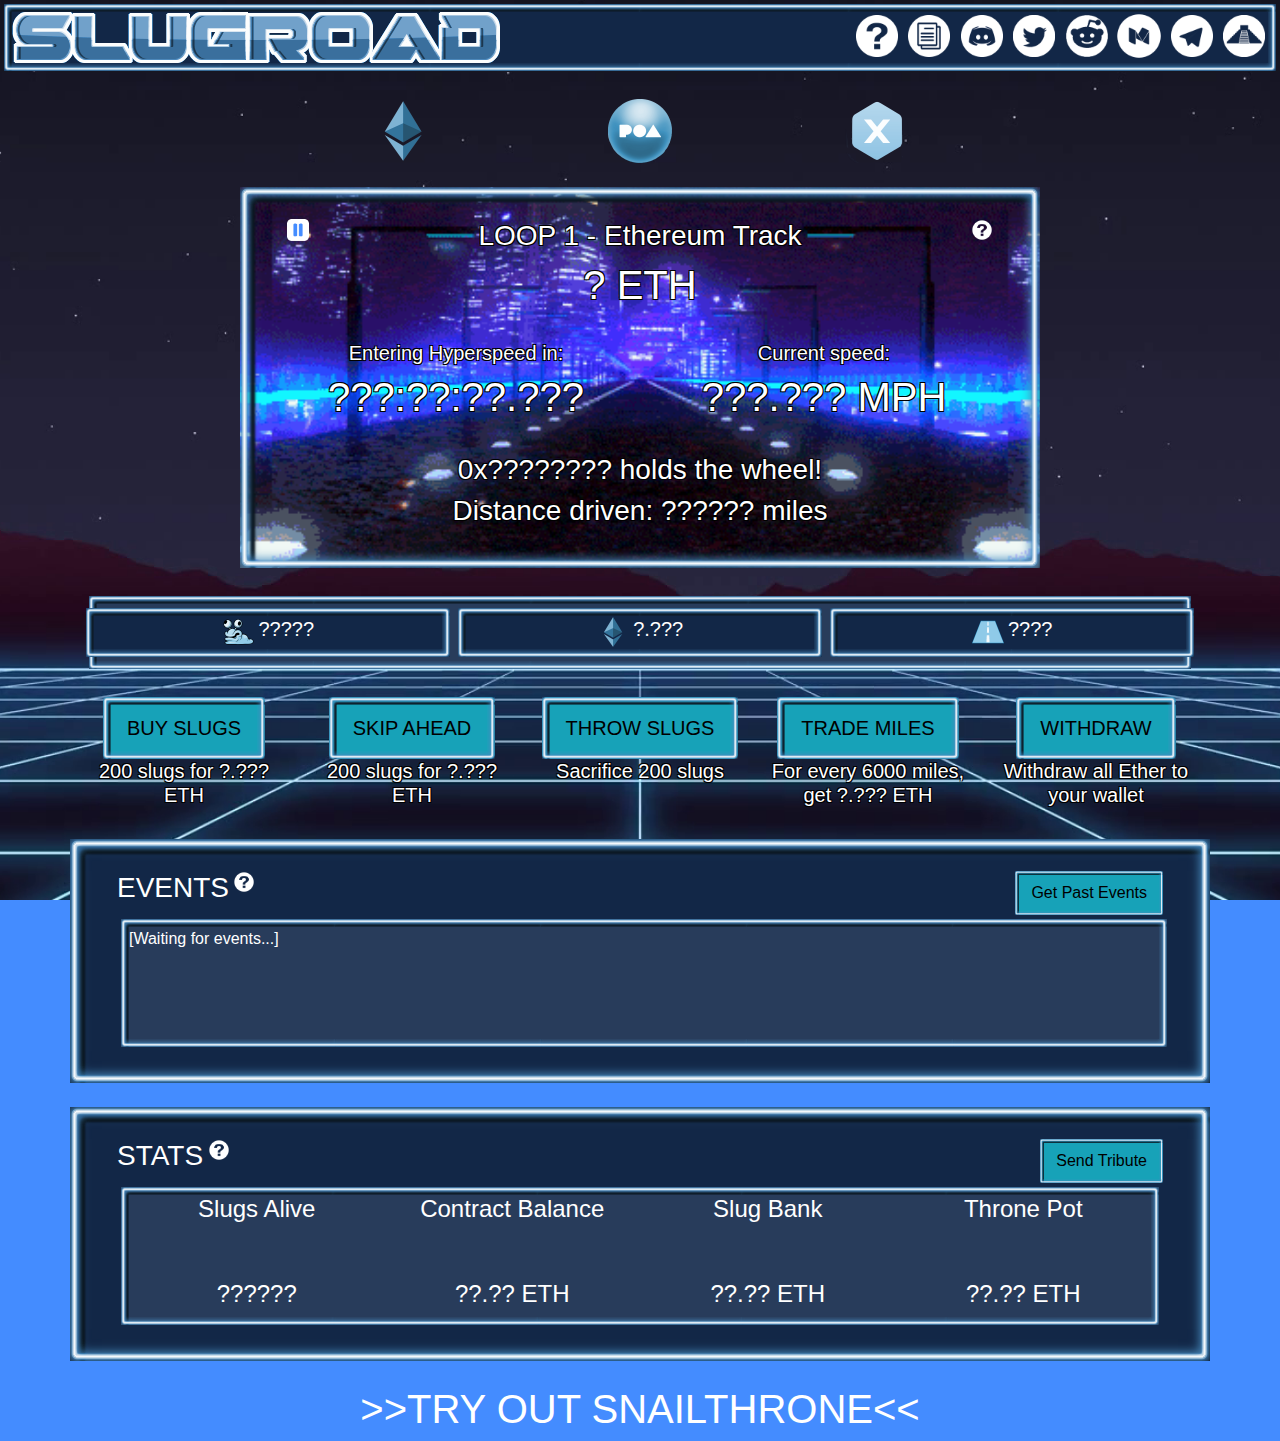
<file: game_eth.html>
<!doctype html>
<html lang="en">
	<head>
		<!-- Required meta tags -->
		<meta charset="utf-8">
		<meta name="viewport" content="width=device-width, initial-scale=1, shrink-to-fit=no">
		<!-- Title, Favicon -->
		<title>Slugroad</title>
		<link rel="shortcut icon" href="favicon.png" type="image/x-icon">		
		<!-- CSS -->
		<link rel="stylesheet" type="text/css" href="theme_bootstrap.css">
		<link rel="stylesheet" type="text/css" href="theme_animista.css">
		<link rel="stylesheet" type="text/css" href="theme_slugroad.css">		
	</head>
	
	<body align="center">
		<!-- TITLE -->
		<div class="info img-border2">
			<div class="row">
				<div class="col-sm">
					<img src="img/slug_logo.png"><img src="img/road_logo.png">
				</div>
				<div class="col-sm" align="right">
					<img class="img-help2" src="img/question_circle.png" onclick="showModal(help_1_modal)"></a>
					<a href="https://ropsten.etherscan.io/address/0xF37Da2c548a333B60CdcA64865d83Db848c923a3" target="_blank"><img class="img-help2" src="img/contract_circle.png"></a>
					<a href="https://discord.gg/JU8P4Ru" target="_blank"><img class="img-help2" src="img/discord_circle.png"></a>
					<a href="https://twitter.com/EtherSnailFarm" target="_blank"><img class="img-help2" src="img/twitter_circle.png"></a>
					<a href="https://reddit.com/r/snailthrone" target="_blank"><img class="img-help2" src="img/reddit_circle.png"></a>
					<a href="" target="_blank"><img class="img-help2" src="img/medium_circle.png"></a>
					<a href="https://t.me/snailthrone" target="_blank"><img class="img-help2" src="img/telegram_circle.png"></a>
					<a href="https://snailking.github.io/snailthrone" target="_blank"><img class="img-help2" src="img/snailthrone_circle.png"></a>
				</div>
			</div>
		</div><br>
		<!-- TRACK SELECTION -->
		<div class="container black-shadow" align="center">
			<div class="row">
				<div class="col-sm" align="right">
					<a href="game_eth"><img src="img/ether.png" class="pulse" height="64px"></a>
				</div>
				<div class="col-sm">
					<a href="game_poa"><img src="img/poa_ball.png" class="pulse" height="64px"></a>
				</div>
				<div class="col-sm" align="left">
					<a href="game_xdai"><img src="img/xdai_logo.png" class="pulse" height="64px"></a>
				</div>
			</div>
		</div><br>
		<!-- CAR WINDOW -->
		<div id="roadwindow" class="container road-background black-shadow img-border" align="center">
			<div class="row">
				<div class="col-sm-2" align="left">
					<span id="pausestate"><img class="img-help" src="img/pause_icon.png" onclick="pauseAnimation()"></span>
				</div>
				<div class="col-sm">
					<h3 style="display: inline-block;">LOOP <span id="loop">1</span> - Ethereum Track</h3>
				</div>
				<div class="col-sm-2" align="right">
					<img class="img-help" src="img/question_circle.png" onclick="showModal(car_1_modal)">
				</div>
			</div>		 
			<h1><span id="loopChest">?</span> ETH</h3><br>
			<div class="row">
				<div class="col-sm">
					<h5><span id="hyperstate">Entering Hyperspeed in:</span></h4>
					<h1><span id="timer">???:??:??.???</span></h2><br>
				</div>
				<div class="col-sm">
					<h5>Current speed:</h4>
					<h1><span id="speed">???.???</span> MPH</h2><br>
				</div>
			</div>
			<h3><span id="driverstate">0x???????? holds the wheel!</span></h4>
			<h3><span id="gamestate">Distance driven: ?????? miles</span></h4>			
		</div><br>
		<!-- PLAYER STATS -->
		<div class="container" align="center">
			<div class="img-border2 info2">
				<div class="row">
					<div class="col-sm img-border2 info">
						<img src="img/slug.png" class="pulse" height="32px" onclick="showModal(slug_modal)"> <h5 style="display: inline-block;"><span id="playerslug">?????</span></h5> 
					</div>
					<div class="col-sm img-border2 info">
						<img src="img/ether.png" class="pulse" height="32px" onclick="showModal(ether_modal)"> <h5 style="display: inline-block;"><span id="playerreward">?.???</span></h5>
					</div>
					<div class="col-sm img-border2 info">
						<img src="img/road.png" class="pulse" height="32px" onclick="showModal(road_modal)"> <h5 style="display: inline-block;"><span id="playermile">????</span></h5>
					</div>
					</div>
				</div>
			</div>
		</div><br>
		<!-- ACTIONS -->
		<div class="container" align="center">
			<div class="">
				<div class="row">
					<div class="col-sm">
						<button class="btn btn-lg btn-info" onclick="checkWarpThenShowModal(buy_modal)">BUY SLUGS</button>
						<h5 class="black-shadow">200 slugs for <span id="buy200">?.???</span> ETH</h5>
						<br>
					</div>
					<div class="col-sm">
						<button class="btn btn-lg btn-info" onclick="checkWarpThenShowModal(skip_modal)">SKIP AHEAD</button>
						<h5 class="black-shadow">200 slugs for <span id="time200">?.???</span> ETH</h5>
						<br>
					</div>
					<div class="col-sm">
						<span id="actionstate"><button type="button" class="btn btn-lg btn-info" onclick="checkWarpThenShowModal(throw_modal)">THROW SLUGS</button><h5 class="black-shadow">Sacrifice 200 slugs</h5></span>
						<br>
					</div>
					<div class="col-sm">
						<button class="btn btn-lg btn-info" onclick="checkWarpThenShowModal(trade_modal)">TRADE MILES</button>
						<h5 class="black-shadow">For every 6000 miles, get <span id="trade6000mile">?.???</span> ETH</h5>
						<br>
					</div>
					<div class="col-sm">
						<button class="btn btn-lg btn-info" onclick="webWithdrawBalance()">WITHDRAW</button>
						<h5 class="black-shadow">Withdraw all Ether to your wallet</h5>
						<br>
					</div>
				</div>
			</div>
		</div>		
		<!-- LOG -->
		<div class="container img-border info">
			<div class="row">
				<div class="col-sm">
					<h3 style="display: inline-block;">EVENTS</h3> <img class="img-help" src="img/question_circle.png" onclick="showModal(event_modal)">
				</div>
				<div class="col-sm" align="right">
					<button class="btn btn-info" onclick="runLog()">Get Past Events</button>
				</div>
			</div>
			<div class="scroll-box img-border2 info2" id="logboxscroll">
				<p><span id="eventlog">[Waiting for events...]</span></p>
			</div>
		</div><br>
		<!-- STATS -->
		<div class="container img-border info">
			<div class="row">
				<div class="col-sm">
					<h3 style="display: inline-block;">STATS</h3> <img class="img-help" src="img/question_circle.png" onclick="showModal(stats_modal)">
				</div>
				<div class="col-sm" align="right">
					<button class="btn btn-info" onclick="showModal(paythrone_modal)">Send Tribute</button>
				</div>
			</div>
			<div class="row img-border2 info2" align="center">
				<div class="col-sm">
					<h4>Slugs Alive</h5><br><br>
					<h4><span id="maxslug">??????</span></h5>
				</div>
				<div class="col-sm">
					<h4>Contract Balance</h5><br><br>
					<h4><span id="contractbalance">??.??</span> ETH</h5>
				</div>
				<div class="col-sm">
					<h4>Slug Bank</h5><br><br>
					<h4><span id="slugBank">??.??</span> ETH</h5>
				</div>
				<div class="col-sm">
					<h4>Throne Pot</h5><br><br>
					<h4><span id="thronepot">??.??</span> ETH</h5>
				</div>
			</div>
		</div><br>
		<!-- SNAILTHRONE -->
		<div class="container pulse" align="center">
			<h1><a href="https://snailking.github.io/snailthrone">>>TRY OUT SNAILTHRONE<<</a></h1>
		</div>
		<!-- BUY MODAL -->
		<div id="buy_modal" class="modal">
			<div class="info2 modal-content">
				<div class="img-border" align="center">
					<h1 class="black-shadow">BUY SLUGS</h2><br>
					<div class="info padding img-border2">
						<div class="row">
							<div class="col-sm">
								<h5>Cost per slug: <span id="buyCost">?</span> ETH</h5>
							</div>
							<div class="col-sm">
								<h5>Spend: <input type="text" id="fieldBuy" value="0.1" size="3"> ETH</h5>
							</div>
							<div class="col-sm">
								<h5>You will get: <span id="fieldBuySlug">200</span> Slugs</h5>
							</div>
						</div>
						<br>
						<h5 style="display: inline-block;">Buy at least 200 Slugs to become the Driver.</h5> <button onclick="setDriveBuy()">HIJACK</button>
						<h5>Maximum buy: 1 ETH</h5>
					</div>
					<div class="container" align="center">
						<button class="btn btn-lg btn-info" onclick="closeThenFunc(webBuySlug)">BUY SLUGS</button>
						<button class="btn btn-lg btn-info" onclick="CloseModal()">Cancel</button>
					</div>
				</div>
			</div>
		</div>
		<!-- SKIP MODAL -->
		<div id="skip_modal" class="modal">
			<div class="info2 modal-content">
				<div class="img-border" align="center">
					<h1 class="black-shadow">SKIP AHEAD</h2><br>
					<div class="info padding img-border2">
						<div class="row">
							<div class="col-sm">
								<h5>Cost per slug: <span id="getCost">?</span> ETH</h5>
							</div>
							<div class="col-sm">
								<h5>You have: <span id="playerreward2">?</span> ETH</h5>
							</div>
							<div class="col-sm">
								<h5>You will get: <span id="timeGetSlug">?</span> Slugs</h5>
							</div>
						</div>
						<br>
						<h5>Get at least 200 Slugs to become the Driver.</h5>
					</div>
					<div class="container" align="center">
						<button class="btn btn-lg btn-info" onclick="closeThenFunc(webSkipAhead)">SKIP AHEAD</button>
						<button class="btn btn-lg btn-info" onclick="CloseModal()">Cancel</button>
					</div>
				</div>
			</div>
		</div>
		<!-- ACTION MODAL -->
		<div id="throw_modal" class="modal">
			<div class="info2 modal-content">
				<div class="img-border" align="center">
					<h1 class="black-shadow">THROW SLUGS</h2><br>
					<div class="info padding img-border2">
						<h5>Sacrifice 200 Slugs and become the Driver.</h5>
						<h5>Out of Hyperspeed: the Timer will bump back by 6 minutes.</h5>
						<h5>During Hyperspeed: the Timer will go back to 6 minutes before Hyperspeed.</h5>
					</div>
					<div class="container" align="center">
						<button class="btn btn-lg btn-info" onclick="closeThenFunc(webThrowSlug)">THROW SLUG</button>
						<button class="btn btn-lg btn-info" onclick="CloseModal()">Cancel</button>
					</div>
				</div>
			</div>
		</div>
		<div id="jump_modal" class="modal">
			<div class="info2 modal-content">
				<div class="img-border" align="center">
					<h1 class="black-shadow">JUMP OUT</h2><br>
					<div class="info padding img-border2">
						<h5>Jump out of the window to secure your gains!</h5>
						<br>
						<h5>You have currently drained <span id="drained">?</span> ETH</h5>
					</div>
					<div class="container" align="center">
						<button class="btn btn-lg btn-info" onclick="closeThenFunc(webJumpOut)">JUMP OUT</button>
						<button class="btn btn-lg btn-info" onclick="CloseModal()">Cancel</button>
					</div>
				</div>
			</div>
		</div>
		<div id="warp_modal" class="modal">
			<div class="info2 modal-content">
				<div class="img-border" align="center">
					<h1 class="black-shadow">TIME WARP READY!</h2><br>
					<div class="info padding img-border2">
						<h5>All other actions are disabled until the Time Warp.</h5>
						<h5>Initiate the Time Warp to enter Loop <span id="nextloop">?</span></h5>
						<br>
						<h5>Timer resets to 7 days, and you become the Driver.</h5>
					</div>
					<div class="container" align="center">
						<button class="btn btn-lg btn-info" onclick="closeThenFunc(webTimeWarp)">TIME WARP</button>
						<button class="btn btn-lg btn-info" onclick="CloseModal()">Cancel</button>
					</div>
				</div>
			</div>
		</div>
		<!-- TRADE MODAL -->
		<div id="trade_modal" class="modal">
			<div class="info2 modal-content">
				<div class="img-border" align="center">
					<h1 class="black-shadow">TRADE MILES</h2><br>
					<div class="info padding img-border2">
						<h5>You will get <span id="milereward">0.000</span> ETH for your <span id="playermile2">6464</span> miles.
						<br>
						<h5>Miles remaining after trade: <span id="playermileafter">464</span></h5>
					</div>
					<div class="container" align="center">
						<span id="cantrademile"><button class="btn btn-lg btn-info" onclick="closeThenFunc(checkIfDriver)">TRADE MILES</button></span>
						<button class="btn btn-lg btn-info" onclick="CloseModal()">Cancel</button>
					</div>
				</div>
			</div>
		</div>
		<!-- CANT TRADE MODAL -->
		<div id="cant_trade_modal" class="modal">
			<div class="info2 modal-content">
				<div class="img-border" align="center">
					<h1 class="black-shadow">CAN'T TRADE MILES WHILE DRIVING!</h2><br>
					<div class="info padding img-border2">
						<h5>Responsible Slugs drive safely.</h5>
						<h5>Please pull over before you trade your miles.</h5>
					</div>
					<div class="container" align="center">
						<button class="btn btn-lg btn-info" onclick="CloseModal()">Got it!</button>
					</div>
				</div>
			</div>
		</div>
		<!-- HELP MODAL -->
		<div id="help_1_modal" class="modal">
			<div class="info modal-content">
				<div class="img-border">
					<div class="row">
						<div class="col-sm">
							<h1 class="black-shadow">DRIVE LAMBO, WIN ETH</h2><br>
						</div>
						<div class="col-sm" align="right">
							<h3 style="display: inline-block;">1/4</h3> <img class="img-dark" src="img/arrow_left.png"><img class="img-help2" src="img/arrow_right.png" onclick="closeThenShowModal(help_2_modal)">
						</div>
					</div>
					<div class="info2 padding img-border2">
						<h4 class="uppercase">Buy Slugs with ETH.</h4>
						<h5>Your Slugs give you divs for every buy after yours.</h5>
						<br>
						<h4 class="uppercase">Skip Ahead to get even more Slugs.</h4>
						<h5>Your divs will give you more Slugs for a lower price.</h5>
					</div>
					<div class="container" align="center">
						<button type="button" class="btn btn-info" onclick="CloseModal()">Got it!</button>
					</div>
				</div>
			</div>
		</div>
		<div id="help_2_modal" class="modal">
			<div class="info modal-content">
				<div class="img-border">
					<div class="row">
						<div class="col-sm">
							<h1 class="black-shadow">DRIVE LAMBO, WIN ETH</h2><br>
						</div>
						<div class="col-sm" align="right">
							<h3 style="display: inline-block;">2/4</h3> <img class="img-help2" src="img/arrow_left.png" onclick="closeThenShowModal(help_1_modal)"><img class="img-help2" src="img/arrow_right.png" onclick="closeThenShowModal(help_3_modal)">
						</div>
					</div>
					<div class="info2 padding img-border2">
						<h4 class="uppercase">Hijack the Lambo, through 1 of 2 options:</h4>
						<h5>a) get at least 200 Slugs in one Buy or Skip.</h5>
						<h5>b) throw 200 slugs at the windshield.</h5>
						<br>
						<h4 class="uppercase">As the driver, hold the wheel</h4>
						<h5>The Lambo accelerates progressively.</h4>
						<h5>The Driver earns miles he can trade for ETH (once he's not the driver anymore).</h5>
					</div>
					<div class="container" align="center">
						<button type="button" class="btn btn-info" onclick="CloseModal()">Got it!</button>
					</div>
				</div>
			</div>
		</div>
		<div id="help_3_modal" class="modal">
			<div class="info modal-content">
				<div class="img-border">
					<div class="row">
						<div class="col-sm">
							<h1 class="black-shadow">DRIVE LAMBO, WIN ETH</h2><br>
						</div>
						<div class="col-sm" align="right">
							<h3 style="display: inline-block;">3/4</h3> <img class="img-help2" src="img/arrow_left.png" onclick="closeThenShowModal(help_2_modal)"><img class="img-help2" src="img/arrow_right.png" onclick="closeThenShowModal(help_4_modal)">
						</div>
					</div>
					<div class="info2 padding img-border2">
						<h4 class="uppercase">Drain the pot during Hyperspeed</h5>
						<h5>Once the Lambo reaches 1000 MPH, we enter Hyperspeed.</h5>
						<h5>During Hyperspeed, the pot starts being drained.</h5>
						<br>
						<h4 class="uppercase">Ride it out to win the pot</h5>
						<h5>If the Driver holds the wheel for the full hour of Hyperspeed, he wins the pot.</h5>
						<h5>If another player hijacks the Lambo, the Driver gets nothing.</h5>
						<br>
						<h4 class="uppercase">Jump Out to secure your gains</h5>
						<h5>The Driver can Jump Out before Hyperspeed ends, and get the ETH currently drained.</h5>
						<h5>After Jumping Out, the Lambo swerves without a driver.</h5>
					</div>
					<div class="container" align="center">
						<button type="button" class="btn btn-info" onclick="CloseModal()">Got it!</button>
					</div>
				</div>
			</div>
		</div>
		<div id="help_4_modal" class="modal">
			<div class="info modal-content">
				<div class="img-border">
					<div class="row">
						<div class="col-sm">
							<h1 class="black-shadow">DRIVE LAMBO, WIN ETH</h2><br>
						</div>
						<div class="col-sm" align="right">
							<h3 style="display: inline-block;">4/4</h3> <img class="img-help2" src="img/arrow_left.png" onclick="closeThenShowModal(help_3_modal)"><img class="img-dark" src="img/arrow_right.png">
						</div>
					</div>
					<div class="info2 padding img-border2">
						<h4 class="uppercase">Time Jump ready once the Hyperspeed Timer hits 0</h4>
						<h5>If there is a Driver, he receives the pot.</h5>
						<h5>Without a Driver, the pot carries over to the next Loop.</h5>
						<br>
						<h4 class="uppercase">Next Loop starts immediately</h5>
						<h5>The loopChest is refueled by the slugBank, and the Lambo starts driving at 100 MPH.</h5>
						<h5>Your Slugs, your Miles and your Rewards carry over.</h5>
						<br>
						<h4><i>Note: whoever triggers the Time Jump gets to become the Driver for free!</i></h4>
					</div>
					<div class="container" align="center">
						<button type="button" class="btn btn-info" onclick="CloseModal()">Got it!</button>
						<button type="button" class="btn btn-info" onclick="closeThenShowModal(math_modal)">Show me the math</button>
					</div>
				</div>
			</div>
		</div>
		<!-- MATH MODAL -->
		<div id="math_modal" class="modal">
			<div class="info modal-content">
				<div class="img-border">
					<h1 class="black-shadow" align="center">NUMBERS</h2><br>
					<h3>LAMBO</h3>
					<div class="info2 padding img-border2">
						<h5>Speed starts at a min of 100 MPH and rises to a maximum of 1000 MPH over 7 days.</h5>
						<h5>At 1000 MPH, the Lambo enters Hyperspeed for 1 hour.</h5>
						<h5>During Hyperspeed, the Driver drains 0.01% of the pot per second.</h5>
						<h5>If the Driver holds for the full hour, he gets the full pot.</h5>
					</div>
					<h3>HIJACK</h3>
					<div class="info2 padding img-border2">
						<h5>A hijack costs 200 slugs, whether bought or thrown.</h5>
						<h5>Each hijack bumps the timer back by 6 minutes. Speed decreases in proportion.</h5>
						<h5>If we're in Hyperspeed, the timer resets to 6 minutes before Hyperspeed.</h5>
						<h5>If the Driver jumps out, the timer resets to 1 hour before Hyperspeed.</h5>
					</div>
					<h3>SLUG</h3>
					<div class="info2 padding img-border2">
						<h5>The price of one Slug on a buy is: (0.000025 + (loopChest/10000)) / loop</h5>
						<h5>While Skipping Ahead, the price of one Slug is: (0.000025 + (loopChest/10000)) / (loop + 1)</h5>
						<h5>Slugs entitle their owners to proportional dividends compared to the current number of Slugs alive.</h5>
					</div>
					<h3>MILES</h3>
					<div class="info2 padding img-border2">
						<h5>6000 miles can be traded for 1% of the pot.</h5>
					</div>
					<h3>POT SPLIT</h3>
					<div class="info2 padding img-border2">
						<h5>Each payable transaction is split as follows:</h5>
						<h5>- 60% divs</h5>
						<h5>- 20% slugBank (reserve for next Loops)</h5>
						<h5>- 10% loopChest</h5>
						<h5>- 10% thronePot</h5>
					</div>
					<div class="container" align="center">
						<button type="button" class="btn btn-info" onclick="CloseModal()">Got it!</button>
					</div>
				</div>
			</div>
		</div>
		<!-- CAR MODAL -->
		<div id="car_1_modal" class="modal">
			<div class="info modal-content">
				<div class="img-border">
					<div class="row">
						<div class="col-sm">
							<h1 class="black-shadow">LOOP</h2><br>
						</div>
						<div class="col-sm" align="right">
							<h3 style="display: inline-block;">1/4</h3> <img class="img-dark" src="img/arrow_left.png"><img class="img-help2" src="img/arrow_right.png" onclick="closeThenShowModal(car_2_modal)">
						</div>
					</div>
					<div class="info2 padding img-border2">
						<h4>On a new Loop, the Lambo starts driving at 100 MPH.</h4>
						<h4>From that speed, it takes 7 days to reach Hyperspeed.</h4>
						<h4>If the Lambo drives through Hyperspeed for a full hour, the Loop ends.</h4>
						<h4>A new Loop starts, with half of the slugBank added to the loopChest.</h4>
					</div>
					<div class="container" align="center">
						<button type="button" class="btn btn-info" onclick="CloseModal()">Got it!</button>
					</div>
				</div>
			</div>
		</div>
		<div id="car_2_modal" class="modal">
			<div class="info modal-content">
				<div class="img-border">
					<div class="row">
						<div class="col-sm">
							<h1 class="black-shadow">TIMER</h2><br>
						</div>
						<div class="col-sm" align="right">
							<h3 style="display: inline-block;">2/4</h3> <img class="img-help2" src="img/arrow_left.png" onclick="closeThenShowModal(car_1_modal)"><img class="img-help2" src="img/arrow_right.png" onclick="closeThenShowModal(car_3_modal)">
						</div>
					</div>
					<div class="info2 padding img-border2">
						<h4>When the Lambo reaches 1000 MPH, we enter Hyperspeed.</h4>
						<h4>Acceleration is constant, so the Timer is directly correlated to speed.</h4>
						<h4>Each hijack of the car decreases the speed, bumping the Timer back up by 6 minutes.</h4>
						<h4>During Hyperspeed, a hijack resets the Timer to 6 minutes before Hyperspeed.</h4>
						<h4>If the Driver jumps out, the Timer resets to 1 hour before Hyperspeed.</h4>
					</div>
					<div class="container" align="center">
						<button type="button" class="btn btn-info" onclick="CloseModal()">Got it!</button>
					</div>
				</div>
			</div>
		</div>
		<div id="car_3_modal" class="modal">
			<div class="info modal-content">
				<div class="img-border">
					<div class="row">
						<div class="col-sm">
							<h1 class="black-shadow">SPEED</h2><br>
						</div>
						<div class="col-sm" align="right">
							<h3 style="display: inline-block;">3/4</h3> <img class="img-help2" src="img/arrow_left.png" onclick="closeThenShowModal(car_2_modal)"><img class="img-help2" src="img/arrow_right.png" onclick="closeThenShowModal(car_4_modal)">
						</div>
					</div>
					<div class="info2 padding img-border2">
						<h4>The Lambo starts at 100 MPH, and can never go below 100 MPH.</h4>
						<h4>Speed rises consistently, at a rate of about 5.35 MPH per hour.</h4>
						<h4>At 1000 MPH, the Lambo enters Hyperspeed.</h4>
					</div>
					<div class="container" align="center">
						<button type="button" class="btn btn-info" onclick="CloseModal()">Got it!</button>
					</div>
				</div>
			</div>
		</div>
		<div id="car_4_modal" class="modal">
			<div class="info modal-content">
				<div class="img-border">
					<div class="row">
						<div class="col-sm">
							<h1 class="black-shadow">DRIVER</h2><br>
						</div>
						<div class="col-sm" align="right">
							<h3 style="display: inline-block;">4/4</h3> <img class="img-help2" src="img/arrow_left.png" onclick="closeThenShowModal(car_3_modal)"><img class="img-dark" src="img/arrow_right.png">
						</div>
					</div>
					<div class="info2 padding img-border2">
						<h4>The Driver earns Miles as he drives.</h4>
						<h4>Once the Driver steps out of the car, he can trade these Miles for ETH.</h4>
						<h4>If the Driver enters Hyperspeed, he starts draining the loopChest.</h4>
						<h4>Jumping Out will secure his gains, but renounce his spot.</h4>
						<h4>Without a Driver, the Lambo swerves endlessly until a new hijack happens.</h4>
					</div>
					<div class="container" align="center">
						<button type="button" class="btn btn-info" onclick="CloseModal()">Got it!</button>
					</div>
				</div>
			</div>
		</div>
		<!-- PLAYER MODAL -->
		<div id="slug_modal" class="modal">
			<div class="info modal-content">
				<div class="img-border">
					<h1 class="black-shadow">SLUGS</h2><br>
					<div class="info2 padding img-border2">
						<h4>Buy Slugs to earn divs on every Slug buy.</h4>
						<h5>The price of Slugs scales with the loopChest, then divided by the Loop number.</h4>
						<h5>The higher the Loop, the lowest the price.</h4>
						<br>
						<h4>Skip Ahead to get Slugs at a lower price.</h4>
						<h5>With your ETH rewards, you can buy Slugs at the price they would cost in the next Loop</h4>
						<h5>Skipping Ahead is always cheaper than Buying!</h4>
						<br>
						<h4>Get at least 200 Slugs in one Buy or Skip, and you become the Driver.</h4>
						<h5>You can also throw 200 Slugs at the windshield, and their sacrifice will let you be the driver.</h4>
					</div>
					<div class="container" align="center">
						<button type="button" class="btn btn-info" onclick="CloseModal()">Got it!</button>
					</div>
				</div>
			</div>
		</div>
		<div id="ether_modal" class="modal">
			<div class="info modal-content">
				<div class="img-border">
					<h1 class="black-shadow">REWARDS</h2><br>
					<div class="info2 padding img-border2">
						<h4>All your ETH rewards from the game end up here.</h4>
						<h5>Consume them to Skip Ahead and get more Slugs at an advantageous rate.</h4>
						<h5>You can also withdraw your rewards at any time back to your wallet.</h4>
						<br>
						<h4>Your rewards will never disappear. Their safety is guaranteed by the smart contract.</h4>
					</div>
					<div class="container" align="center">
						<button type="button" class="btn btn-info" onclick="CloseModal()">Got it!</button>
					</div>
				</div>
			</div>
		</div>
		<div id="road_modal" class="modal">
			<div class="info modal-content">
				<div class="img-border">
					<h1 class="black-shadow">MILES</h2><br>
					<div class="info2 padding img-border2">
						<h4>Earn miles as you drive.</h4>
						<h5>Once you're not the Driver anymore, you can trade your miles.</h4>
						<h5>For every 6000 miles you accumulate, get 1% of the loopChest.</h4>
						<br>
						<h4>You can trade more than 6000 miles at once. Your leftover miles will remain.</h4>
					</div>
					<div class="container" align="center">
						<button type="button" class="btn btn-info" onclick="CloseModal()">Got it!</button>
					</div>
				</div>
			</div>
		</div>
		<!-- EVENT MODAL -->
		<div id="event_modal" class="modal">
			<div class="info modal-content">
				<div class="img-border">
					<h1 class="black-shadow">EVENTS</h2><br>
					<div class="info2 padding img-border2">
						<h5>Every action taken by any player is logged here.</h5><br>
						<h5>Click on "Get Past Events" to get previous history.</h5><br>
						<h5>Please note blockchain data can lag behind, but it should be roughly accurate within a couple minutes range.</h5>
					</div>
					<div class="container" align="center">
						<button type="button" class="btn btn-info" onclick="CloseModal()">Got it!</button>
					</div>
				</div>
			</div>
		</div>
		<!-- STATS MODAL -->
		<div id="stats_modal" class="modal">
			<div class="info modal-content">
				<div class="img-border">
					<h1 class="black-shadow">STATISTICS</h2><br>
					<div class="info2 padding img-border2">
						<h5>Slugs Alive: total number of Slugs bought and currently alive</h5>
						<h5>Contract Balance: total number of ether in contract</h5>
						<h5>Slug Pot: reserve pot to sustain the loopChest. On a new Loop, half of it feeds the loopChest.</h5>
						<h5>Throne Pot: this pot can be sent to the SnailThrone at any time, rewarding SnailThrone players with divs</h5>
					</div>
					<div class="container" align="center">
						<button type="button" class="btn btn-info" onclick="CloseModal()">Got it!</button>
						<button type="button" class="btn btn-info" onclick="closeThenShowModal(snailthrone_modal)">SnailThrone?</button>
					</div>
				</div>
			</div>
		</div>
		<!-- SNAILTHRONE MODAL -->
		<div id="snailthrone_modal" class="modal">
			<div class="info modal-content">
				<div class="img-border">
					<h1 class="black-shadow">SNAILTHRONE</h2><br>
					<div class="info2 padding img-border2" align="center">
						<h4>The SnailThrone is a mastergame rewarding its players with ETH from other Snail games.</h5>
						<h5>Anyone can join the SnailThrone.</h5>
						<br>
						<h3 class="uppercase">Check out the SnailThrone</h3>
						<a href="https://snailking.github.io/snailthrone" target="_blank"><img class="img-help2" height="96px" src="img/snailthrone_circle.png"></a>
					</div>
					<div class="container" align="center">
						<button type="button" class="btn btn-info" onclick="CloseModal()">No thanks, I'll pass on getting even more divs</button>
					</div>
				</div>
			</div>
		</div>
		<!-- PAY THRONE MODAL -->
		<div id="paythrone_modal" class="modal">
			<div class="info modal-content">
				<div class="img-border">
					<h1 class="black-shadow">SEND TRIBUTE</h2><br>
					<div class="info2 padding img-border2" align="center">
						<h4>Send the current ThronePot to the SnailThrone.</h5>
						<h5>SnailThrone holders will be rewarded in the form of dividends.</h5>
						<br>
						<h4>Sending the ThronePot is an action available to everyone, and doesn't affect your personal rewards.</h4>
					</div>
					<div class="container" align="center">
						<button type="button" class="btn btn-info" onclick="closeThenFunc(webPayThrone)">SEND TRIBUTE</button>
						<a href="https://snailking.github.io/snailthrone"><button type="button" class="btn btn-info">GO TO SNAILTHRONE</button></a>
					</div>
				</div>
			</div>
		</div>
		<!-- NETWORK MODAL -->
		<div id="network_modal" class="modal">
			<div class="info modal-content">
				<div class="img-border">
					<h1 class="black-shadow">WRONG NETWORK</h2><br>
					<div class="info2 padding img-border2">
						<h5>You're on the Ethereum track.</h5>
						<h5>Switch to Ethereum Mainnet in your web3 extension to access this track.</h5>
					</div>
					<div class="container" align="center">
						<button type="button" class="btn btn-info" onclick="CloseModal()">Got it!</button>
					</div>
				</div>
			</div>
		</div>
		<!-- JAVASCRIPT -->
		<script src="slugroad_eth.js"></script>				
		<script>
			initUpdate();
		</script>		
	</body>
</html>
</file>
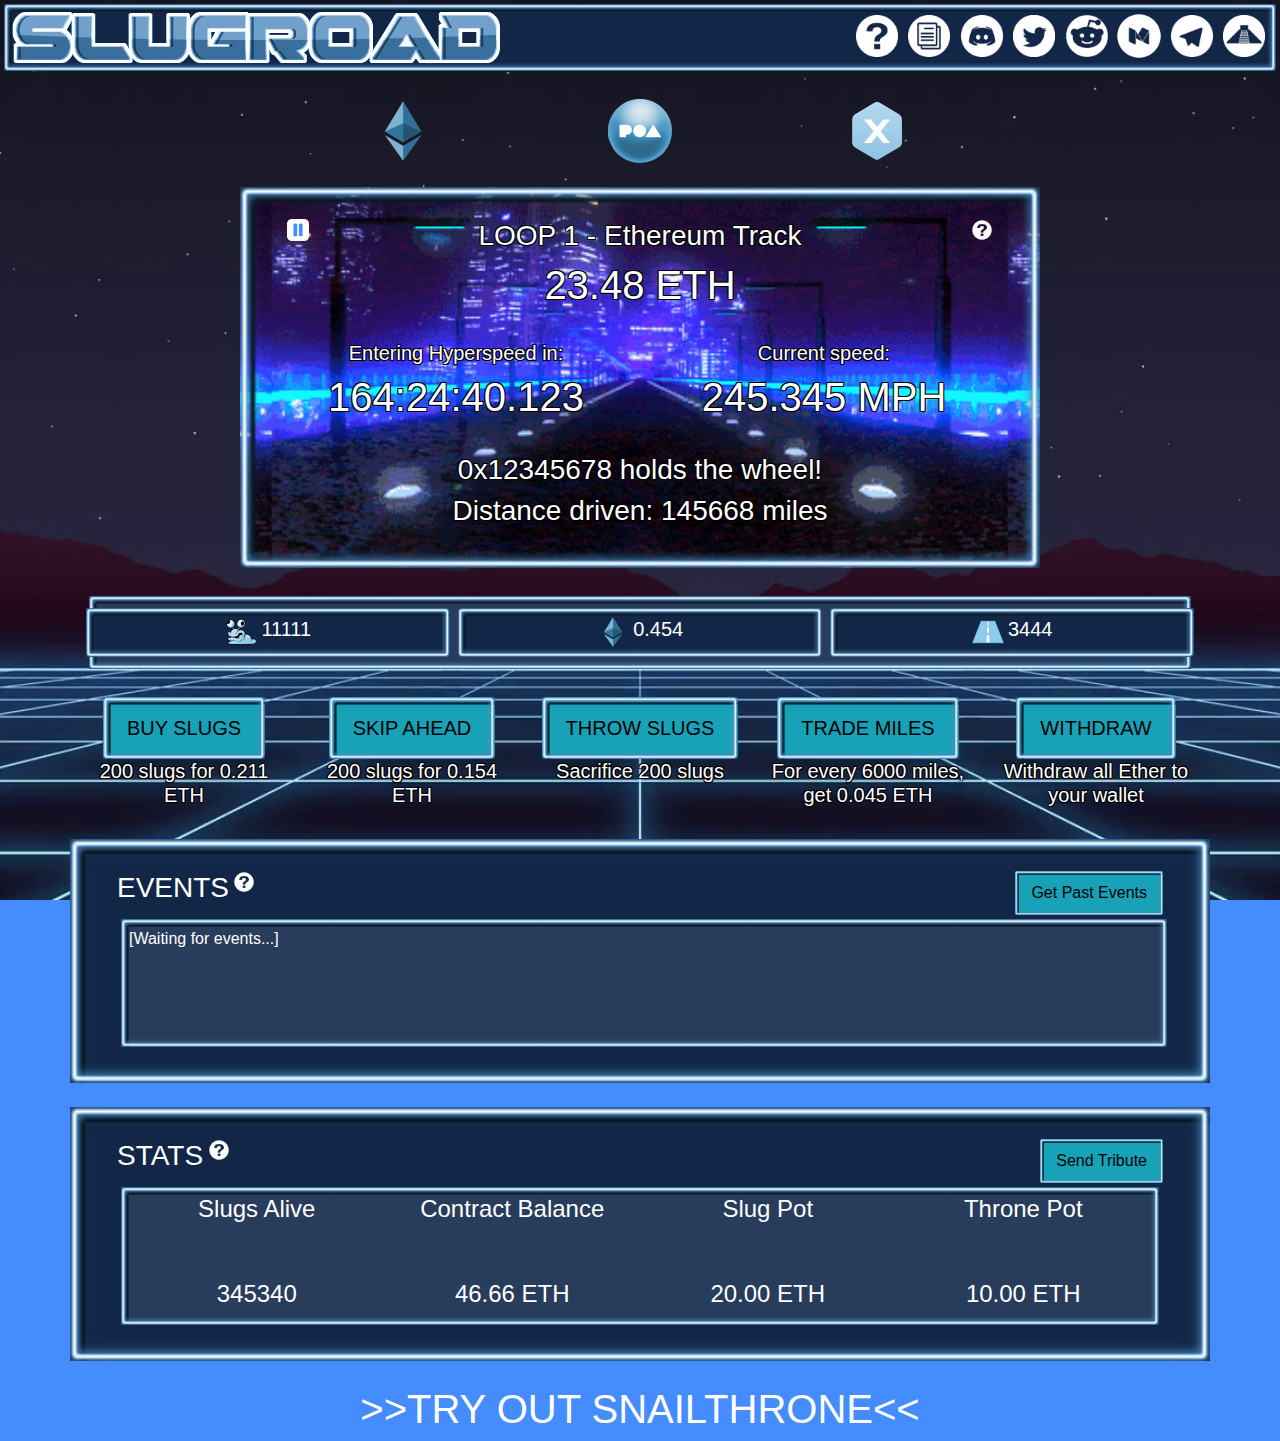
<file: game_eth_v4.html>
<!doctype html>
<html lang="en">
	<head>
		<!-- Required meta tags -->
		<meta charset="utf-8">
		<meta name="viewport" content="width=device-width, initial-scale=1, shrink-to-fit=no">
		<!-- Title, Favicon -->
		<title>Slugroad</title>
		<link rel="shortcut icon" href="favicon.png" type="image/x-icon">		
		<!-- CSS -->
		<link rel="stylesheet" type="text/css" href="theme_bootstrap.css">
		<link rel="stylesheet" type="text/css" href="theme_animista.css">
		<link rel="stylesheet" type="text/css" href="theme_slugroad.css">		
	</head>
	
	<body align="center">
		<!-- TITLE -->
		<div class="info img-border2">
			<div class="row">
				<div class="col-sm">
					<img src="img/slug_logo.png"><img src="img/road_logo.png">
				</div>
				<div class="col-sm" align="right">
					<img class="img-help2" src="img/question_circle.png" onclick="showModal(help_1_modal)"></a>
					<a href="https://ropsten.etherscan.io/address/0x6cf592d1687041147a20c6cc1504715864a52752" target="_blank"><img class="img-help2" src="img/contract_circle.png"></a>
					<a href="https://discord.gg/JU8P4Ru" target="_blank"><img class="img-help2" src="img/discord_circle.png"></a>
					<a href="https://twitter.com/EtherSnailFarm" target="_blank"><img class="img-help2" src="img/twitter_circle.png"></a>
					<a href="https://reddit.com/r/snailthrone" target="_blank"><img class="img-help2" src="img/reddit_circle.png"></a>
					<a href="" target="_blank"><img class="img-help2" src="img/medium_circle.png"></a>
					<a href="https://t.me/snailthrone" target="_blank"><img class="img-help2" src="img/telegram_circle.png"></a>
					<a href="https://snailking.github.io/snailthrone" target="_blank"><img class="img-help2" src="img/snailthrone_circle.png"></a>
				</div>
			</div>
		</div><br>
		<!-- TRACK SELECTION -->
		<div class="container black-shadow" align="center">
			<div class="row">
				<div class="col-sm" align="right">
					<img src="img/ether.png" class="pulse" height="64px">
				</div>
				<div class="col-sm">
					<img src="img/poa_ball.png" class="pulse" height="64px">
				</div>
				<div class="col-sm" align="left">
					<img src="img/xdai_logo.png" class="pulse" height="64px">
				</div>
			</div>
		</div><br>
		<!-- CAR WINDOW -->
		<div id="roadwindow" class="container road-background black-shadow img-border" align="center">
			<div class="row">
				<div class="col-sm-2" align="left">
					<span id="pausestate"><img class="img-help" src="img/pause_icon.png" onclick="pauseAnimation()"></span>
				</div>
				<div class="col-sm">
					<h3 style="display: inline-block;">LOOP <span id="round">1</span> - Ethereum Track</h3>
				</div>
				<div class="col-sm-2" align="right">
					<img class="img-help" src="img/question_circle.png" onclick="showModal(car_1_modal)">
				</div>
			</div>		 
			<h1><span id="roundpot">23.48</span> ETH</h3><br>
			<div class="row">
				<div class="col-sm">
					<h5><span id="hyperstate">Entering Hyperspeed in:</span></h4>
					<h1><span id="timer">164:24:40.123</span></h2><br>
				</div>
				<div class="col-sm">
					<h5>Current speed:</h4>
					<h1><span id="speed">245.345</span> MPH</h2><br>
				</div>
			</div>
			<h3><span id="driverstate">0x12345678 holds the wheel!</span></h4>
			<h3><span id="gamestate">Distance driven: 145668 miles</span></h4>			
		</div><br>
		<!-- PLAYER STATS -->
		<div class="container" align="center">
			<div class="img-border2 info2">
				<div class="row">
					<div class="col-sm img-border2 info">
						<img src="img/slug.png" class="pulse" height="32px" onclick="showModal(slug_modal)"> <h5 style="display: inline-block;"><span id="playerslug">11111</span></h5> 
					</div>
					<div class="col-sm img-border2 info">
						<img src="img/ether.png" class="pulse" height="32px" onclick="showModal(ether_modal)"> <h5 style="display: inline-block;"><span id="playerreward">0.454</span></h5>
					</div>
					<div class="col-sm img-border2 info">
						<img src="img/road.png" class="pulse" height="32px" onclick="showModal(road_modal)"> <h5 style="display: inline-block;"><span id="playermile">3444</span></h5>
					</div>
					</div>
				</div>
			</div>
		</div><br>
		<!-- ACTIONS -->
		<div class="container" align="center">
			<div class="">
				<div class="row">
					<div class="col-sm">
						<button class="btn btn-lg btn-info" onclick="showModal(buy_modal)">BUY SLUGS</button>
						<h5 class="black-shadow">200 slugs for <span id="buy200">0.211</span> ETH</h5>
						<br>
					</div>
					<div class="col-sm">
						<button class="btn btn-lg btn-info" onclick="showModal(skip_modal)">SKIP AHEAD</button>
						<h5 class="black-shadow">200 slugs for <span id="time200">0.154</span> ETH</h5>
						<br>
					</div>
					<div class="col-sm">
						<span id="actionstate"><button type="button" class="btn btn-lg btn-info" onclick="showModal(throw_modal)">THROW SLUGS</button><h5 class="black-shadow">Sacrifice 200 slugs</h5></span>
						<br>
					</div>
					<div class="col-sm">
						<button class="btn btn-lg btn-info" onclick="showModal(trade_modal)">TRADE MILES</button>
						<h5 class="black-shadow">For every 6000 miles, get <span id="trade6000mile">0.045</span> ETH</h5>
						<br>
					</div>
					<div class="col-sm">
						<button class="btn btn-lg btn-info" onclick="webWithdrawBalance()">WITHDRAW</button>
						<h5 class="black-shadow">Withdraw all Ether to your wallet</h5>
						<br>
					</div>
				</div>
			</div>
		</div>		
		<!-- LOG -->
		<div class="container img-border info">
			<div class="row">
				<div class="col-sm">
					<h3 style="display: inline-block;">EVENTS</h3> <img class="img-help" src="img/question_circle.png" onclick="showModal(event_modal)">
				</div>
				<div class="col-sm" align="right">
					<button class="btn btn-info" onclick="runLog()">Get Past Events</button>
				</div>
			</div>
			<div class="scroll-box img-border2 info2" id="logboxscroll">
				<p><span id="eventlog">[Waiting for events...]</span></p>
			</div>
		</div><br>
		<!-- STATS -->
		<div class="container img-border info">
			<div class="row">
				<div class="col-sm">
					<h3 style="display: inline-block;">STATS</h3> <img class="img-help" src="img/question_circle.png" onclick="showModal(stats_modal)">
				</div>
				<div class="col-sm" align="right">
					<button class="btn btn-info" onclick="webPayThrone()">Send Tribute</button>
				</div>
			</div>
			<div class="row img-border2 info2" align="center">
				<div class="col-sm">
					<h4>Slugs Alive</h5><br><br>
					<h4><span id="maxslug">345340</span></h5>
				</div>
				<div class="col-sm">
					<h4>Contract Balance</h5><br><br>
					<h4><span id="contractbalance">46.66</span> ETH</h5>
				</div>
				<div class="col-sm">
					<h4>Slug Pot</h5><br><br>
					<h4><span id="slugpot">20.00</span> ETH</h5>
				</div>
				<div class="col-sm">
					<h4>Throne Pot</h5><br><br>
					<h4><span id="thronepot">10.00</span> ETH</h5>
				</div>
			</div>
		</div><br>
		<!-- SNAILTHRONE -->
		<div class="container pulse" align="center">
			<h1><a href="https://snailking.github.io/snailthrone">>>TRY OUT SNAILTHRONE<<</a></h1>
		</div>
		<!-- BUY MODAL -->
		<div id="buy_modal" class="modal">
			<div class="info2 modal-content">
				<div class="img-border" align="center">
					<h1 class="black-shadow">BUY SLUGS</h2><br>
					<div class="info padding img-border2">
						<div class="row">
							<div class="col-sm">
								<h5>Cost per slug: <span id="buyCost">?</span> ETH</h5>
							</div>
							<div class="col-sm">
								<h5>Spend: <input type="text" id="fieldBuy" value="0.1" size="3"> ETH</h5>
							</div>
							<div class="col-sm">
								<h5>You will get: <span id="fieldBuySlug">200</span> Slugs</h5>
							</div>
						</div>
						<br>
						<h5>Buy at least 200 Slugs to become the Driver.</h5>
					</div>
					<div class="container" align="center">
						<button class="btn btn-lg btn-info" onclick="closeThenFunc(webBuySlug)">BUY SLUGS</button>
						<button class="btn btn-lg btn-info" onclick="CloseModal()">Cancel</button>
					</div>
				</div>
			</div>
		</div>
		<!-- SKIP MODAL -->
		<div id="skip_modal" class="modal">
			<div class="info2 modal-content">
				<div class="img-border" align="center">
					<h1 class="black-shadow">SKIP AHEAD</h2><br>
					<div class="info padding img-border2">
						<div class="row">
							<div class="col-sm">
								<h5>Cost per slug: <span id="getCost">?</span> ETH</h5>
							</div>
							<div class="col-sm">
								<h5>You have: <span id="playerreward2">?</span> ETH</h5>
							</div>
							<div class="col-sm">
								<h5>You will get: <span id="timeGetSlug">500</span> Slugs</h5>
							</div>
						</div>
						<br>
						<h5>Get at least 200 Slugs to become the Driver.</h5>
					</div>
					<div class="container" align="center">
						<button class="btn btn-lg btn-info" onclick="closeThenFunc(webSkipAhead)">SKIP AHEAD</button>
						<button class="btn btn-lg btn-info" onclick="CloseModal()">Cancel</button>
					</div>
				</div>
			</div>
		</div>
		<!-- ACTION MODAL -->
		<div id="throw_modal" class="modal">
			<div class="info2 modal-content">
				<div class="img-border" align="center">
					<h1 class="black-shadow">THROW SLUGS</h2><br>
					<div class="info padding img-border2">
						<h5>Sacrifice 200 Slugs and become the Driver.</h5>
						<h5>Out of Hyperspeed: the Timer will bump back by 6 minutes.</h5>
						<h5>During Hyperspeed: the Timer will go back to 6 minutes before Hyperspeed.</h5>
					</div>
					<div class="container" align="center">
						<button class="btn btn-lg btn-info" onclick="closeThenFunc(webThrowSlug)">THROW SLUG</button>
						<button class="btn btn-lg btn-info" onclick="CloseModal()">Cancel</button>
					</div>
				</div>
			</div>
		</div>
		<div id="jump_modal" class="modal">
			<div class="info2 modal-content">
				<div class="img-border" align="center">
					<h1 class="black-shadow">JUMP OUT</h2><br>
					<div class="info padding img-border2">
						<h5>Jump out of the window to secure your gains!</h5>
						<br>
						<h5>You have currently drained <span id="drained">?</span> ETH</h5>
					</div>
					<div class="container" align="center">
						<button class="btn btn-lg btn-info" onclick="closeThenFunc(webJumpOut)">JUMP OUT</button>
						<button class="btn btn-lg btn-info" onclick="CloseModal()">Cancel</button>
					</div>
				</div>
			</div>
		</div>
		<div id="time_modal" class="modal">
			<div class="info2 modal-content">
				<div class="img-border" align="center">
					<h1 class="black-shadow">TIME WARP</h2><br>
					<div class="info padding img-border2">
						<h5>Initiate the Time Warp to enter Loop <span id="nextloop">?</span></h5>
						<br>
						<h5>Timer resets to 7 days, and you become the Driver.</h5>
					</div>
					<div class="container" align="center">
						<button class="btn btn-lg btn-info" onclick="closeThenFunc(webTimeJump)">TIME WARP</button>
						<button class="btn btn-lg btn-info" onclick="CloseModal()">Cancel</button>
					</div>
				</div>
			</div>
		</div>
		<!-- TRADE MODAL -->
		<div id="trade_modal" class="modal">
			<div class="info2 modal-content">
				<div class="img-border" align="center">
					<h1 class="black-shadow">TRADE MILES</h2><br>
					<div class="info padding img-border2">
						<h5>You will get <span id="milereward">0.000</span> ETH for your <span id="playermile2">6464</span> miles.
						<br>
						<h5>Miles remaining after trade: <span id="playermileafter">464</span></h5>
					</div>
					<div class="container" align="center">
						<button class="btn btn-lg btn-info" onclick="closeThenFunc(webTradeMile)">TRADE MILES</button>
						<button class="btn btn-lg btn-info" onclick="CloseModal()">Cancel</button>
					</div>
				</div>
			</div>
		</div>
		<!-- HELP MODAL -->
		<div id="help_1_modal" class="modal">
			<div class="info modal-content">
				<div class="img-border">
					<div class="row">
						<div class="col-sm">
							<h1 class="black-shadow">DRIVE LAMBO, WIN ETH</h2><br>
						</div>
						<div class="col-sm" align="right">
							<h3 style="display: inline-block;">1/4</h3> <img class="img-dark" src="img/arrow_left.png"><img class="img-help2" src="img/arrow_right.png" onclick="closeThenShowModal(help_2_modal)">
						</div>
					</div>
					<div class="info2 padding img-border2">
						<h4 class="uppercase">Buy Slugs with ETH.</h4>
						<h5>Your Slugs give you divs for every buy after yours.</h5>
						<br>
						<h4 class="uppercase">Skip Ahead to get even more Slugs.</h4>
						<h5>Your divs will give you more Slugs for a lower price.</h5>
					</div>
					<div class="container" align="center">
						<button type="button" class="btn btn-info" onclick="CloseModal()">Got it!</button>
					</div>
				</div>
			</div>
		</div>
		<div id="help_2_modal" class="modal">
			<div class="info modal-content">
				<div class="img-border">
					<div class="row">
						<div class="col-sm">
							<h1 class="black-shadow">DRIVE LAMBO, WIN ETH</h2><br>
						</div>
						<div class="col-sm" align="right">
							<h3 style="display: inline-block;">2/4</h3> <img class="img-help2" src="img/arrow_left.png" onclick="closeThenShowModal(help_1_modal)"><img class="img-help2" src="img/arrow_right.png" onclick="closeThenShowModal(help_3_modal)">
						</div>
					</div>
					<div class="info2 padding img-border2">
						<h4 class="uppercase">Hijack the Lambo, through 1 of 2 options:</h4>
						<h5>a) get at least 200 Slugs in one Buy or Skip.</h5>
						<h5>b) throw 200 slugs at the windshield.</h5>
						<br>
						<h4 class="uppercase">As the driver, hold the wheel</h4>
						<h5>The Lambo accelerates progressively.</h4>
						<h5>The Driver earns miles he can trade for ETH (once he's not the driver anymore).</h5>
					</div>
					<div class="container" align="center">
						<button type="button" class="btn btn-info" onclick="CloseModal()">Got it!</button>
					</div>
				</div>
			</div>
		</div>
		<div id="help_3_modal" class="modal">
			<div class="info modal-content">
				<div class="img-border">
					<div class="row">
						<div class="col-sm">
							<h1 class="black-shadow">DRIVE LAMBO, WIN ETH</h2><br>
						</div>
						<div class="col-sm" align="right">
							<h3 style="display: inline-block;">3/4</h3> <img class="img-help2" src="img/arrow_left.png" onclick="closeThenShowModal(help_2_modal)"><img class="img-help2" src="img/arrow_right.png" onclick="closeThenShowModal(help_4_modal)">
						</div>
					</div>
					<div class="info2 padding img-border2">
						<h4 class="uppercase">Drain the pot during Hyperspeed</h5>
						<h5>Once the Lambo reaches 1000 MPH, we enter Hyperspeed.</h5>
						<h5>During Hyperspeed, the pot starts being drained.</h5>
						<br>
						<h4 class="uppercase">Ride it out to win the pot</h5>
						<h5>If the Driver holds the wheel for the full hour of Hyperspeed, he wins the pot.</h5>
						<h5>If another player hijacks the Lambo, the Driver gets nothing.</h5>
						<br>
						<h4 class="uppercase">Jump Out to secure your gains</h5>
						<h5>The Driver can Jump Out before Hyperspeed ends, and get the ETH currently drained.</h5>
						<h5>After Jumping Out, the Lambo swerves without a driver.</h5>
					</div>
					<div class="container" align="center">
						<button type="button" class="btn btn-info" onclick="CloseModal()">Got it!</button>
					</div>
				</div>
			</div>
		</div>
		<div id="help_4_modal" class="modal">
			<div class="info modal-content">
				<div class="img-border">
					<div class="row">
						<div class="col-sm">
							<h1 class="black-shadow">DRIVE LAMBO, WIN ETH</h2><br>
						</div>
						<div class="col-sm" align="right">
							<h3 style="display: inline-block;">4/4</h3> <img class="img-help2" src="img/arrow_left.png" onclick="closeThenShowModal(help_3_modal)"><img class="img-dark" src="img/arrow_right.png">
						</div>
					</div>
					<div class="info2 padding img-border2">
						<h4 class="uppercase">Time Jump ready once the Hyperspeed Timer hits 0</h4>
						<h5>If there is a Driver, he receives the pot.</h5>
						<h5>Without a Driver, the pot carries over to the next Loop.</h5>
						<br>
						<h4 class="uppercase">Next Loop starts immediately</h5>
						<h5>The RoundPot is refueled by the SlugPot, and the Lambo starts driving at 100 MPH.</h5>
						<h5>Your Slugs, your Miles and your Rewards carry over.</h5>
						<br>
						<h4><i>Note: whoever triggers the Time Jump gets to become the Driver for free!</i></h4>
					</div>
					<div class="container" align="center">
						<button type="button" class="btn btn-info" onclick="CloseModal()">Got it!</button>
						<button type="button" class="btn btn-info" onclick="closeThenShowModal(math_modal)">Show me the math</button>
					</div>
				</div>
			</div>
		</div>
		<!-- MATH MODAL -->
		<div id="math_modal" class="modal">
			<div class="info modal-content">
				<div class="img-border">
					<h1 class="black-shadow" align="center">NUMBERS</h2><br>
					<h3>LAMBO</h3>
					<div class="info2 padding img-border2">
						<h5>Speed starts at a min of 100 MPH and rises to a maximum of 1000 MPH over 7 days.</h5>
						<h5>At 1000 MPH, the Lambo enters Hyperspeed for 1 hour.</h5>
						<h5>During Hyperspeed, the Driver drains 0.01% of the pot per second.</h5>
						<h5>If the Driver holds for the full hour, he gets the full pot.</h5>
					</div>
					<h3>HIJACK</h3>
					<div class="info2 padding img-border2">
						<h5>A hijack costs 200 slugs, whether bought or thrown.</h5>
						<h5>Each hijack bumps the timer back by 6 minutes. Speed decreases in proportion.</h5>
						<h5>If we're in Hyperspeed, the timer resets to 6 minutes before Hyperspeed.</h5>
						<h5>If the Driver jumps out, the timer resets to 1 hour before Hyperspeed.</h5>
					</div>
					<h3>SLUG</h3>
					<div class="info2 padding img-border2">
						<h5>The price of one Slug on a buy is: (0.000025 + (roundpot/10000)) / loop</h5>
						<h5>While Skipping Ahead, the price of one Slug is: (0.000025 + (roundpot/10000)) / (round + 1)</h5>
						<h5>Slugs entitle their owners to proportional dividends compared to the current number of Slugs alive.</h5>
					</div>
					<h3>MILES</h3>
					<div class="info2 padding img-border2">
						<h5>6000 miles can be traded for 1% of the pot.</h5>
					</div>
					<h3>POT SPLIT</h3>
					<div class="info2 padding img-border2">
						<h5>Each payable transaction is split as follows:</h5>
						<h5>- 60% divs</h5>
						<h5>- 20% slugPot (reserve for next Loops)</h5>
						<h5>- 10% roundPot</h5>
						<h5>- 10% thronePot</h5>
					</div>
					<div class="container" align="center">
						<button type="button" class="btn btn-info" onclick="CloseModal()">Got it!</button>
					</div>
				</div>
			</div>
		</div>
		<!-- CAR MODAL -->
		<div id="car_1_modal" class="modal">
			<div class="info modal-content">
				<div class="img-border">
					<div class="row">
						<div class="col-sm">
							<h1 class="black-shadow">LOOP</h2><br>
						</div>
						<div class="col-sm" align="right">
							<h3 style="display: inline-block;">1/4</h3> <img class="img-dark" src="img/arrow_left.png"><img class="img-help2" src="img/arrow_right.png" onclick="closeThenShowModal(car_2_modal)">
						</div>
					</div>
					<div class="info2 padding img-border2">
						<h4>On a new Loop, the Lambo starts driving at 100 MPH.</h4>
						<h4>From that speed, it takes 7 days to reach Hyperspeed.</h4>
						<h4>If the Lambo drives through Hyperspeed for a full hour, the Loop ends.</h4>
						<h4>A new Loop starts, with half of the slugpot added to the roundpot.</h4>
					</div>
					<div class="container" align="center">
						<button type="button" class="btn btn-info" onclick="CloseModal()">Got it!</button>
					</div>
				</div>
			</div>
		</div>
		<div id="car_2_modal" class="modal">
			<div class="info modal-content">
				<div class="img-border">
<!doctype html>
<html lang="en">
	<head>
		<!-- Required meta tags -->
		<meta charset="utf-8">
		<meta name="viewport" content="width=device-width, initial-scale=1, shrink-to-fit=no">
		<!-- Title, Favicon -->
		<title>Slugroad</title>
		<link rel="shortcut icon" href="favicon.png" type="image/x-icon">		
		<!-- CSS -->
		<link rel="stylesheet" type="text/css" href="theme_bootstrap.css">
		<link rel="stylesheet" type="text/css" href="theme_animista.css">
		<link rel="stylesheet" type="text/css" href="theme_slugroad.css">		
	</head>
	
	<body align="center">
		<!-- TITLE -->
		<div class="info img-border2">
			<div class="row">
				<div class="col-sm">
					<img src="img/slug_logo.png"><img src="img/road_logo.png">
				</div>
				<div class="col-sm" align="right">
					<img class="img-help2" src="img/question_circle.png" onclick="showModal(help_1_modal)"></a>
					<a href="https://ropsten.etherscan.io/address/0xBd91eCBFFED68812ACE473b5F31049E4DBFC511D" target="_blank"><img class="img-help2" src="img/contract_circle.png"></a>
					<a href="https://discord.gg/JU8P4Ru" target="_blank"><img class="img-help2" src="img/discord_circle.png"></a>
					<a href="https://twitter.com/EtherSnailFarm" target="_blank"><img class="img-help2" src="img/twitter_circle.png"></a>
					<a href="https://reddit.com/r/snailthrone" target="_blank"><img class="img-help2" src="img/reddit_circle.png"></a>
					<a href="" target="_blank"><img class="img-help2" src="img/medium_circle.png"></a>
					<a href="https://t.me/snailthrone" target="_blank"><img class="img-help2" src="img/telegram_circle.png"></a>
					<a href="https://snailking.github.io/snailthrone" target="_blank"><img class="img-help2" src="img/snailthrone_circle.png"></a>
				</div>
			</div>
		</div><br>
		<!-- TRACK SELECTION -->
		<div class="container black-shadow" align="center">
			<div class="row">
				<div class="col-sm" align="right">
					<a href="game_eth"><img src="img/ether.png" class="pulse" height="64px"></a>
				</div>
				<div class="col-sm">
					<a href="game_poa"><img src="img/poa_ball.png" class="pulse" height="64px"></a>
				</div>
				<div class="col-sm" align="left">
					<a href="game_xdai"><img src="img/xdai_logo.png" class="pulse" height="64px"></a>
				</div>
			</div>
		</div><br>
		<!-- CAR WINDOW -->
		<div id="roadwindow" class="container road-background black-shadow img-border" align="center">
			<div class="row">
				<div class="col-sm-2" align="left">
					<span id="pausestate"><img class="img-help" src="img/pause_icon.png" onclick="pauseAnimation()"></span>
				</div>
				<div class="col-sm">
					<h3 style="display: inline-block;">LOOP <span id="loop">1</span> - Ethereum Track</h3>
				</div>
				<div class="col-sm-2" align="right">
					<img class="img-help" src="img/question_circle.png" onclick="showModal(car_1_modal)">
				</div>
			</div>		 
			<h1><span id="loopChest">?</span> ETH</h3><br>
			<div class="row">
				<div class="col-sm">
					<h5><span id="hyperstate">Entering Hyperspeed in:</span></h4>
					<h1><span id="timer">???:??:??.???</span></h2><br>
				</div>
				<div class="col-sm">
					<h5>Current speed:</h4>
					<h1><span id="speed">???.???</span> MPH</h2><br>
				</div>
			</div>
			<h3><span id="driverstate">0x???????? holds the wheel!</span></h4>
			<h3><span id="gamestate">Distance driven: ?????? miles</span></h4>			
		</div><br>
		<!-- PLAYER STATS -->
		<div class="container" align="center">
			<div class="img-border2 info2">
				<div class="row">
					<div class="col-sm img-border2 info">
						<img src="img/slug.png" class="pulse" height="32px" onclick="showModal(slug_modal)"> <h5 style="display: inline-block;"><span id="playerslug">?????</span></h5> 
					</div>
					<div class="col-sm img-border2 info">
						<img src="img/ether.png" class="pulse" height="32px" onclick="showModal(ether_modal)"> <h5 style="display: inline-block;"><span id="playerreward">?.???</span></h5>
					</div>
					<div class="col-sm img-border2 info">
						<img src="img/road.png" class="pulse" height="32px" onclick="showModal(road_modal)"> <h5 style="display: inline-block;"><span id="playermile">????</span></h5>
					</div>
					</div>
				</div>
			</div>
		</div><br>
		<!-- ACTIONS -->
		<div class="container" align="center">
			<div class="">
				<div class="row">
					<div class="col-sm">
						<button class="btn btn-lg btn-info" onclick="showModal(buy_modal)">BUY SLUGS</button>
						<h5 class="black-shadow">200 slugs for <span id="buy200">?.???</span> ETH</h5>
						<br>
					</div>
					<div class="col-sm">
						<button class="btn btn-lg btn-info" onclick="showModal(skip_modal)">SKIP AHEAD</button>
						<h5 class="black-shadow">200 slugs for <span id="time200">?.???</span> ETH</h5>
						<br>
					</div>
					<div class="col-sm">
						<span id="actionstate"><button type="button" class="btn btn-lg btn-info" onclick="showModal(throw_modal)">THROW SLUGS</button><h5 class="black-shadow">Sacrifice 200 slugs</h5></span>
						<br>
					</div>
					<div class="col-sm">
						<button class="btn btn-lg btn-info" onclick="showModal(trade_modal)">TRADE MILES</button>
						<h5 class="black-shadow">For every 6000 miles, get <span id="trade6000mile">?.???</span> ETH</h5>
						<br>
					</div>
					<div class="col-sm">
						<button class="btn btn-lg btn-info" onclick="webWithdrawBalance()">WITHDRAW</button>
						<h5 class="black-shadow">Withdraw all Ether to your wallet</h5>
						<br>
					</div>
				</div>
			</div>
		</div>		
		<!-- LOG -->
		<div class="container img-border info">
			<div class="row">
				<div class="col-sm">
					<h3 style="display: inline-block;">EVENTS</h3> <img class="img-help" src="img/question_circle.png" onclick="showModal(event_modal)">
				</div>
				<div class="col-sm" align="right">
					<button class="btn btn-info" onclick="runLog()">Get Past Events</button>
				</div>
			</div>
			<div class="scroll-box img-border2 info2" id="logboxscroll">
				<p><span id="eventlog">[Waiting for events...]</span></p>
			</div>
		</div><br>
		<!-- STATS -->
		<div class="container img-border info">
			<div class="row">
				<div class="col-sm">
					<h3 style="display: inline-block;">STATS</h3> <img class="img-help" src="img/question_circle.png" onclick="showModal(stats_modal)">
				</div>
				<div class="col-sm" align="right">
					<button class="btn btn-info" onclick="showModal(paythrone_modal)">Send Tribute</button>
				</div>
			</div>
			<div class="row img-border2 info2" align="center">
				<div class="col-sm">
					<h4>Slugs Alive</h5><br><br>
					<h4><span id="maxslug">??????</span></h5>
				</div>
				<div class="col-sm">
					<h4>Contract Balance</h5><br><br>
					<h4><span id="contractbalance">??.??</span> ETH</h5>
				</div>
				<div class="col-sm">
					<h4>Slug Bank</h5><br><br>
					<h4><span id="slugBank">??.??</span> ETH</h5>
				</div>
				<div class="col-sm">
					<h4>Throne Pot</h5><br><br>
					<h4><span id="thronepot">??.??</span> ETH</h5>
				</div>
			</div>
		</div><br>
		<!-- SNAILTHRONE -->
		<div class="container pulse" align="center">
			<h1><a href="https://snailking.github.io/snailthrone">>>TRY OUT SNAILTHRONE<<</a></h1>
		</div>
		<!-- BUY MODAL -->
		<div id="buy_modal" class="modal">
			<div class="info2 modal-content">
				<div class="img-border" align="center">
					<h1 class="black-shadow">BUY SLUGS</h2><br>
					<div class="info padding img-border2">
						<div class="row">
							<div class="col-sm">
								<h5>Cost per slug: <span id="buyCost">?</span> ETH</h5>
							</div>
							<div class="col-sm">
								<h5>Spend: <input type="text" id="fieldBuy" value="0.1" size="3"> ETH</h5>
							</div>
							<div class="col-sm">
								<h5>You will get: <span id="fieldBuySlug">200</span> Slugs</h5>
							</div>
						</div>
						<br>
						<h5>Buy at least 200 Slugs to become the Driver.</h5>
					</div>
					<div class="container" align="center">
						<button class="btn btn-lg btn-info" onclick="closeThenFunc(webBuySlug)">BUY SLUGS</button>
						<button class="btn btn-lg btn-info" onclick="CloseModal()">Cancel</button>
					</div>
				</div>
			</div>
		</div>
		<!-- SKIP MODAL -->
		<div id="skip_modal" class="modal">
			<div class="info2 modal-content">
				<div class="img-border" align="center">
					<h1 class="black-shadow">SKIP AHEAD</h2><br>
					<div class="info padding img-border2">
						<div class="row">
							<div class="col-sm">
								<h5>Cost per slug: <span id="getCost">?</span> ETH</h5>
							</div>
							<div class="col-sm">
								<h5>You have: <span id="playerreward2">?</span> ETH</h5>
							</div>
							<div class="col-sm">
								<h5>You will get: <span id="timeGetSlug">?</span> Slugs</h5>
							</div>
						</div>
						<br>
						<h5>Get at least 200 Slugs to become the Driver.</h5>
					</div>
					<div class="container" align="center">
						<button class="btn btn-lg btn-info" onclick="closeThenFunc(webSkipAhead)">SKIP AHEAD</button>
						<button class="btn btn-lg btn-info" onclick="CloseModal()">Cancel</button>
					</div>
				</div>
			</div>
		</div>
		<!-- ACTION MODAL -->
		<div id="throw_modal" class="modal">
			<div class="info2 modal-content">
				<div class="img-border" align="center">
					<h1 class="black-shadow">THROW SLUGS</h2><br>
					<div class="info padding img-border2">
						<h5>Sacrifice 200 Slugs and become the Driver.</h5>
						<h5>Out of Hyperspeed: the Timer will bump back by 6 minutes.</h5>
						<h5>During Hyperspeed: the Timer will go back to 6 minutes before Hyperspeed.</h5>
					</div>
					<div class="container" align="center">
						<button class="btn btn-lg btn-info" onclick="closeThenFunc(webThrowSlug)">THROW SLUG</button>
						<button class="btn btn-lg btn-info" onclick="CloseModal()">Cancel</button>
					</div>
				</div>
			</div>
		</div>
		<div id="jump_modal" class="modal">
			<div class="info2 modal-content">
				<div class="img-border" align="center">
					<h1 class="black-shadow">JUMP OUT</h2><br>
					<div class="info padding img-border2">
						<h5>Jump out of the window to secure your gains!</h5>
						<br>
						<h5>You have currently drained <span id="drained">?</span> ETH</h5>
					</div>
					<div class="container" align="center">
						<button class="btn btn-lg btn-info" onclick="closeThenFunc(webJumpOut)">JUMP OUT</button>
						<button class="btn btn-lg btn-info" onclick="CloseModal()">Cancel</button>
					</div>
				</div>
			</div>
		</div>
		<div id="warp_modal" class="modal">
			<div class="info2 modal-content">
				<div class="img-border" align="center">
					<h1 class="black-shadow">TIME WARP</h2><br>
					<div class="info padding img-border2">
						<h5>Initiate the Time Warp to enter Loop <span id="nextloop">?</span></h5>
						<br>
						<h5>Timer resets to 7 days, and you become the Driver.</h5>
					</div>
					<div class="container" align="center">
						<button class="btn btn-lg btn-info" onclick="closeThenFunc(webTimeWarp)">TIME WARP</button>
						<button class="btn btn-lg btn-info" onclick="CloseModal()">Cancel</button>
					</div>
				</div>
			</div>
		</div>
		<!-- TRADE MODAL -->
		<div id="trade_modal" class="modal">
			<div class="info2 modal-content">
				<div class="img-border" align="center">
					<h1 class="black-shadow">TRADE MILES</h2><br>
					<div class="info padding img-border2">
						<h5>You will get <span id="milereward">0.000</span> ETH for your <span id="playermile2">6464</span> miles.
						<br>
						<h5>Miles remaining after trade: <span id="playermileafter">464</span></h5>
					</div>
					<div class="container" align="center">
						<span id="cantrademile"><button class="btn btn-lg btn-info" onclick="closeThenFunc(webTradeMile)">TRADE MILES</button></span>
						<button class="btn btn-lg btn-info" onclick="CloseModal()">Cancel</button>
					</div>
				</div>
			</div>
		</div>
		<!-- HELP MODAL -->
		<div id="help_1_modal" class="modal">
			<div class="info modal-content">
				<div class="img-border">
					<div class="row">
						<div class="col-sm">
							<h1 class="black-shadow">DRIVE LAMBO, WIN ETH</h2><br>
						</div>
						<div class="col-sm" align="right">
							<h3 style="display: inline-block;">1/4</h3> <img class="img-dark" src="img/arrow_left.png"><img class="img-help2" src="img/arrow_right.png" onclick="closeThenShowModal(help_2_modal)">
						</div>
					</div>
					<div class="info2 padding img-border2">
						<h4 class="uppercase">Buy Slugs with ETH.</h4>
						<h5>Your Slugs give you divs for every buy after yours.</h5>
						<br>
						<h4 class="uppercase">Skip Ahead to get even more Slugs.</h4>
						<h5>Your divs will give you more Slugs for a lower price.</h5>
					</div>
					<div class="container" align="center">
						<button type="button" class="btn btn-info" onclick="CloseModal()">Got it!</button>
					</div>
				</div>
			</div>
		</div>
		<div id="help_2_modal" class="modal">
			<div class="info modal-content">
				<div class="img-border">
					<div class="row">
						<div class="col-sm">
							<h1 class="black-shadow">DRIVE LAMBO, WIN ETH</h2><br>
						</div>
						<div class="col-sm" align="right">
							<h3 style="display: inline-block;">2/4</h3> <img class="img-help2" src="img/arrow_left.png" onclick="closeThenShowModal(help_1_modal)"><img class="img-help2" src="img/arrow_right.png" onclick="closeThenShowModal(help_3_modal)">
						</div>
					</div>
					<div class="info2 padding img-border2">
						<h4 class="uppercase">Hijack the Lambo, through 1 of 2 options:</h4>
						<h5>a) get at least 200 Slugs in one Buy or Skip.</h5>
						<h5>b) throw 200 slugs at the windshield.</h5>
						<br>
						<h4 class="uppercase">As the driver, hold the wheel</h4>
						<h5>The Lambo accelerates progressively.</h4>
						<h5>The Driver earns miles he can trade for ETH (once he's not the driver anymore).</h5>
					</div>
					<div class="container" align="center">
						<button type="button" class="btn btn-info" onclick="CloseModal()">Got it!</button>
					</div>
				</div>
			</div>
		</div>
		<div id="help_3_modal" class="modal">
			<div class="info modal-content">
				<div class="img-border">
					<div class="row">
						<div class="col-sm">
							<h1 class="black-shadow">DRIVE LAMBO, WIN ETH</h2><br>
						</div>
						<div class="col-sm" align="right">
							<h3 style="display: inline-block;">3/4</h3> <img class="img-help2" src="img/arrow_left.png" onclick="closeThenShowModal(help_2_modal)"><img class="img-help2" src="img/arrow_right.png" onclick="closeThenShowModal(help_4_modal)">
						</div>
					</div>
					<div class="info2 padding img-border2">
						<h4 class="uppercase">Drain the pot during Hyperspeed</h5>
						<h5>Once the Lambo reaches 1000 MPH, we enter Hyperspeed.</h5>
						<h5>During Hyperspeed, the pot starts being drained.</h5>
						<br>
						<h4 class="uppercase">Ride it out to win the pot</h5>
						<h5>If the Driver holds the wheel for the full hour of Hyperspeed, he wins the pot.</h5>
						<h5>If another player hijacks the Lambo, the Driver gets nothing.</h5>
						<br>
						<h4 class="uppercase">Jump Out to secure your gains</h5>
						<h5>The Driver can Jump Out before Hyperspeed ends, and get the ETH currently drained.</h5>
						<h5>After Jumping Out, the Lambo swerves without a driver.</h5>
					</div>
					<div class="container" align="center">
						<button type="button" class="btn btn-info" onclick="CloseModal()">Got it!</button>
					</div>
				</div>
			</div>
		</div>
		<div id="help_4_modal" class="modal">
			<div class="info modal-content">
				<div class="img-border">
					<div class="row">
						<div class="col-sm">
							<h1 class="black-shadow">DRIVE LAMBO, WIN ETH</h2><br>
						</div>
						<div class="col-sm" align="right">
							<h3 style="display: inline-block;">4/4</h3> <img class="img-help2" src="img/arrow_left.png" onclick="closeThenShowModal(help_3_modal)"><img class="img-dark" src="img/arrow_right.png">
						</div>
					</div>
					<div class="info2 padding img-border2">
						<h4 class="uppercase">Time Jump ready once the Hyperspeed Timer hits 0</h4>
						<h5>If there is a Driver, he receives the pot.</h5>
						<h5>Without a Driver, the pot carries over to the next Loop.</h5>
						<br>
						<h4 class="uppercase">Next Loop starts immediately</h5>
						<h5>The loopChest is refueled by the slugBank, and the Lambo starts driving at 100 MPH.</h5>
						<h5>Your Slugs, your Miles and your Rewards carry over.</h5>
						<br>
						<h4><i>Note: whoever triggers the Time Jump gets to become the Driver for free!</i></h4>
					</div>
					<div class="container" align="center">
						<button type="button" class="btn btn-info" onclick="CloseModal()">Got it!</button>
						<button type="button" class="btn btn-info" onclick="closeThenShowModal(math_modal)">Show me the math</button>
					</div>
				</div>
			</div>
		</div>
		<!-- MATH MODAL -->
		<div id="math_modal" class="modal">
			<div class="info modal-content">
				<div class="img-border">
					<h1 class="black-shadow" align="center">NUMBERS</h2><br>
					<h3>LAMBO</h3>
					<div class="info2 padding img-border2">
						<h5>Speed starts at a min of 100 MPH and rises to a maximum of 1000 MPH over 7 days.</h5>
						<h5>At 1000 MPH, the Lambo enters Hyperspeed for 1 hour.</h5>
						<h5>During Hyperspeed, the Driver drains 0.01% of the pot per second.</h5>
						<h5>If the Driver holds for the full hour, he gets the full pot.</h5>
					</div>
					<h3>HIJACK</h3>
					<div class="info2 padding img-border2">
						<h5>A hijack costs 200 slugs, whether bought or thrown.</h5>
						<h5>Each hijack bumps the timer back by 6 minutes. Speed decreases in proportion.</h5>
						<h5>If we're in Hyperspeed, the timer resets to 6 minutes before Hyperspeed.</h5>
						<h5>If the Driver jumps out, the timer resets to 1 hour before Hyperspeed.</h5>
					</div>
					<h3>SLUG</h3>
					<div class="info2 padding img-border2">
						<h5>The price of one Slug on a buy is: (0.000025 + (loopChest/10000)) / loop</h5>
						<h5>While Skipping Ahead, the price of one Slug is: (0.000025 + (loopChest/10000)) / (loop + 1)</h5>
						<h5>Slugs entitle their owners to proportional dividends compared to the current number of Slugs alive.</h5>
					</div>
					<h3>MILES</h3>
					<div class="info2 padding img-border2">
						<h5>6000 miles can be traded for 1% of the pot.</h5>
					</div>
					<h3>POT SPLIT</h3>
					<div class="info2 padding img-border2">
						<h5>Each payable transaction is split as follows:</h5>
						<h5>- 60% divs</h5>
						<h5>- 20% slugBank (reserve for next Loops)</h5>
						<h5>- 10% loopChest</h5>
						<h5>- 10% thronePot</h5>
					</div>
					<div class="container" align="center">
						<button type="button" class="btn btn-info" onclick="CloseModal()">Got it!</button>
					</div>
				</div>
			</div>
		</div>
		<!-- CAR MODAL -->
		<div id="car_1_modal" class="modal">
			<div class="info modal-content">
				<div class="img-border">
					<div class="row">
						<div class="col-sm">
							<h1 class="black-shadow">LOOP</h2><br>
						</div>
						<div class="col-sm" align="right">
							<h3 style="display: inline-block;">1/4</h3> <img class="img-dark" src="img/arrow_left.png"><img class="img-help2" src="img/arrow_right.png" onclick="closeThenShowModal(car_2_modal)">
						</div>
					</div>
					<div class="info2 padding img-border2">
						<h4>On a new Loop, the Lambo starts driving at 100 MPH.</h4>
						<h4>From that speed, it takes 7 days to reach Hyperspeed.</h4>
						<h4>If the Lambo drives through Hyperspeed for a full hour, the Loop ends.</h4>
						<h4>A new Loop starts, with half of the slugBank added to the loopChest.</h4>
					</div>
					<div class="container" align="center">
						<button type="button" class="btn btn-info" onclick="CloseModal()">Got it!</button>
					</div>
				</div>
			</div>
		</div>
		<div id="car_2_modal" class="modal">
			<div class="info modal-content">
				<div class="img-border">
					<div class="row">
						<div class="col-sm">
							<h1 class="black-shadow">TIMER</h2><br>
						</div>
						<div class="col-sm" align="right">
							<h3 style="display: inline-block;">2/4</h3> <img class="img-help2" src="img/arrow_left.png" onclick="closeThenShowModal(car_1_modal)"><img class="img-help2" src="img/arrow_right.png" onclick="closeThenShowModal(car_3_modal)">
						</div>
					</div>
					<div class="info2 padding img-border2">
						<h4>When the Lambo reaches 1000 MPH, we enter Hyperspeed.</h4>
						<h4>Acceleration is constant, so the Timer is directly correlated to speed.</h4>
						<h4>Each hijack of the car decreases the speed, bumping the Timer back up by 6 minutes.</h4>
						<h4>During Hyperspeed, a hijack resets the Timer to 6 minutes before Hyperspeed.</h4>
						<h4>If the Driver jumps out, the Timer resets to 1 hour before Hyperspeed.</h4>
					</div>
					<div class="container" align="center">
						<button type="button" class="btn btn-info" onclick="CloseModal()">Got it!</button>
					</div>
				</div>
			</div>
		</div>
		<div id="car_3_modal" class="modal">
			<div class="info modal-content">
				<div class="img-border">
					<div class="row">
						<div class="col-sm">
							<h1 class="black-shadow">SPEED</h2><br>
						</div>
						<div class="col-sm" align="right">
							<h3 style="display: inline-block;">3/4</h3> <img class="img-help2" src="img/arrow_left.png" onclick="closeThenShowModal(car_2_modal)"><img class="img-help2" src="img/arrow_right.png" onclick="closeThenShowModal(car_4_modal)">
						</div>
					</div>
					<div class="info2 padding img-border2">
						<h4>The Lambo starts at 100 MPH, and can never go below 100 MPH.</h4>
						<h4>Speed rises consistently, at a rate of about 5.35 MPH per hour.</h4>
						<h4>At 1000 MPH, the Lambo enters Hyperspeed.</h4>
					</div>
					<div class="container" align="center">
						<button type="button" class="btn btn-info" onclick="CloseModal()">Got it!</button>
					</div>
				</div>
			</div>
		</div>
		<div id="car_4_modal" class="modal">
			<div class="info modal-content">
				<div class="img-border">
					<div class="row">
						<div class="col-sm">
							<h1 class="black-shadow">DRIVER</h2><br>
						</div>
						<div class="col-sm" align="right">
							<h3 style="display: inline-block;">4/4</h3> <img class="img-help2" src="img/arrow_left.png" onclick="closeThenShowModal(car_3_modal)"><img class="img-dark" src="img/arrow_right.png">
						</div>
					</div>
					<div class="info2 padding img-border2">
						<h4>The Driver earns Miles as he drives.</h4>
						<h4>Once the Driver steps out of the car, he can trade these Miles for ETH.</h4>
						<h4>If the Driver enters Hyperspeed, he starts draining the loopChest.</h4>
						<h4>Jumping Out will secure his gains, but renounce his spot.</h4>
						<h4>Without a Driver, the Lambo swerves endlessly until a new hijack happens.</h4>
					</div>
					<div class="container" align="center">
						<button type="button" class="btn btn-info" onclick="CloseModal()">Got it!</button>
					</div>
				</div>
			</div>
		</div>
		<!-- PLAYER MODAL -->
		<div id="slug_modal" class="modal">
			<div class="info modal-content">
				<div class="img-border">
					<h1 class="black-shadow">SLUGS</h2><br>
					<div class="info2 padding img-border2">
						<h4>Buy Slugs to earn divs on every Slug buy.</h4>
						<h5>The price of Slugs scales with the loopChest, then divided by the Loop number.</h4>
						<h5>The higher the Loop, the lowest the price.</h4>
						<br>
						<h4>Skip Ahead to get Slugs at a lower price.</h4>
						<h5>With your ETH rewards, you can buy Slugs at the price they would cost in the next Loop</h4>
						<h5>Skipping Ahead is always cheaper than Buying!</h4>
						<br>
						<h4>Get at least 200 Slugs in one Buy or Skip, and you become the Driver.</h4>
						<h5>You can also throw 200 Slugs at the windshield, and their sacrifice will let you be the driver.</h4>
					</div>
					<div class="container" align="center">
						<button type="button" class="btn btn-info" onclick="CloseModal()">Got it!</button>
					</div>
				</div>
			</div>
		</div>
		<div id="ether_modal" class="modal">
			<div class="info modal-content">
				<div class="img-border">
					<h1 class="black-shadow">REWARDS</h2><br>
					<div class="info2 padding img-border2">
						<h4>All your ETH rewards from the game end up here.</h4>
						<h5>Consume them to Skip Ahead and get more Slugs at an advantageous rate.</h4>
						<h5>You can also withdraw your rewards at any time back to your wallet.</h4>
						<br>
						<h4>Your rewards will never disappear. Their safety is guaranteed by the smart contract.</h4>
					</div>
					<div class="container" align="center">
						<button type="button" class="btn btn-info" onclick="CloseModal()">Got it!</button>
					</div>
				</div>
			</div>
		</div>
		<div id="road_modal" class="modal">
			<div class="info modal-content">
				<div class="img-border">
					<h1 class="black-shadow">MILES</h2><br>
					<div class="info2 padding img-border2">
						<h4>Earn miles as you drive.</h4>
						<h5>Once you're not the Driver anymore, you can trade your miles.</h4>
						<h5>For every 6000 miles you accumulate, get 1% of the loopChest.</h4>
						<br>
						<h4>You can trade more than 6000 miles at once. Your leftover miles will remain.</h4>
					</div>
					<div class="container" align="center">
						<button type="button" class="btn btn-info" onclick="CloseModal()">Got it!</button>
					</div>
				</div>
			</div>
		</div>
		<!-- EVENT MODAL -->
		<div id="event_modal" class="modal">
			<div class="info modal-content">
				<div class="img-border">
					<h1 class="black-shadow">EVENTS</h2><br>
					<div class="info2 padding img-border2">
						<h5>Every action taken by any player is logged here.</h5><br>
						<h5>Click on "Get Past Events" to get previous history.</h5><br>
						<h5>Please note blockchain data can lag behind, but it should be roughly accurate within a couple minutes range.</h5>
					</div>
					<div class="container" align="center">
						<button type="button" class="btn btn-info" onclick="CloseModal()">Got it!</button>
					</div>
				</div>
			</div>
		</div>
		<!-- STATS MODAL -->
		<div id="stats_modal" class="modal">
			<div class="info modal-content">
				<div class="img-border">
					<h1 class="black-shadow">STATISTICS</h2><br>
					<div class="info2 padding img-border2">
						<h5>Slugs Alive: total number of Slugs bought and currently alive</h5>
						<h5>Contract Balance: total number of ether in contract</h5>
						<h5>Slug Pot: reserve pot to sustain the loopChest. On a new Loop, half of it feeds the loopChest.</h5>
						<h5>Throne Pot: this pot can be sent to the SnailThrone at any time, rewarding SnailThrone players with divs</h5>
					</div>
					<div class="container" align="center">
						<button type="button" class="btn btn-info" onclick="CloseModal()">Got it!</button>
						<button type="button" class="btn btn-info" onclick="closeThenShowModal(snailthrone_modal)">SnailThrone?</button>
					</div>
				</div>
			</div>
		</div>
		<!-- SNAILTHRONE MODAL -->
		<div id="snailthrone_modal" class="modal">
			<div class="info modal-content">
				<div class="img-border">
					<h1 class="black-shadow">SNAILTHRONE</h2><br>
					<div class="info2 padding img-border2" align="center">
						<h4>The SnailThrone is a mastergame rewarding its players with ETH from other Snail games.</h5>
						<h5>Anyone can join the SnailThrone.</h5>
						<br>
						<h3 class="uppercase">Check out the SnailThrone</h3>
						<a href="https://snailking.github.io/snailthrone" target="_blank"><img class="img-help2" height="96px" src="img/snailthrone_circle.png"></a>
					</div>
					<div class="container" align="center">
						<button type="button" class="btn btn-info" onclick="CloseModal()">No thanks, I'll pass on getting even more divs</button>
					</div>
				</div>
			</div>
		</div>
		<!-- PAY THRONE MODAL -->
		<div id="paythrone_modal" class="modal">
			<div class="info modal-content">
				<div class="img-border">
					<h1 class="black-shadow">SEND TRIBUTE</h2><br>
					<div class="info2 padding img-border2" align="center">
						<h4>Send the current ThronePot to the SnailThrone.</h5>
						<h5>SnailThrone holders will be rewarded in the form of dividends.</h5>
						<br>
						<h4>Sending the ThronePot is an action available to everyone, and doesn't affect your personal rewards.</h4>
					</div>
					<div class="container" align="center">
						<button type="button" class="btn btn-info" onclick="closeThenFunc(webPayThrone)">SEND TRIBUTE</button>
						<a href="https://snailking.github.io/snailthrone"><button type="button" class="btn btn-info">GO TO SNAILTHRONE</button></a>
					</div>
				</div>
			</div>
		</div>
		<!-- JAVASCRIPT -->
		<script src="slugroad_eth_v4.js"></script>				
		<script>
			initUpdate();
		</script>		
	</body>
</html>
</file>
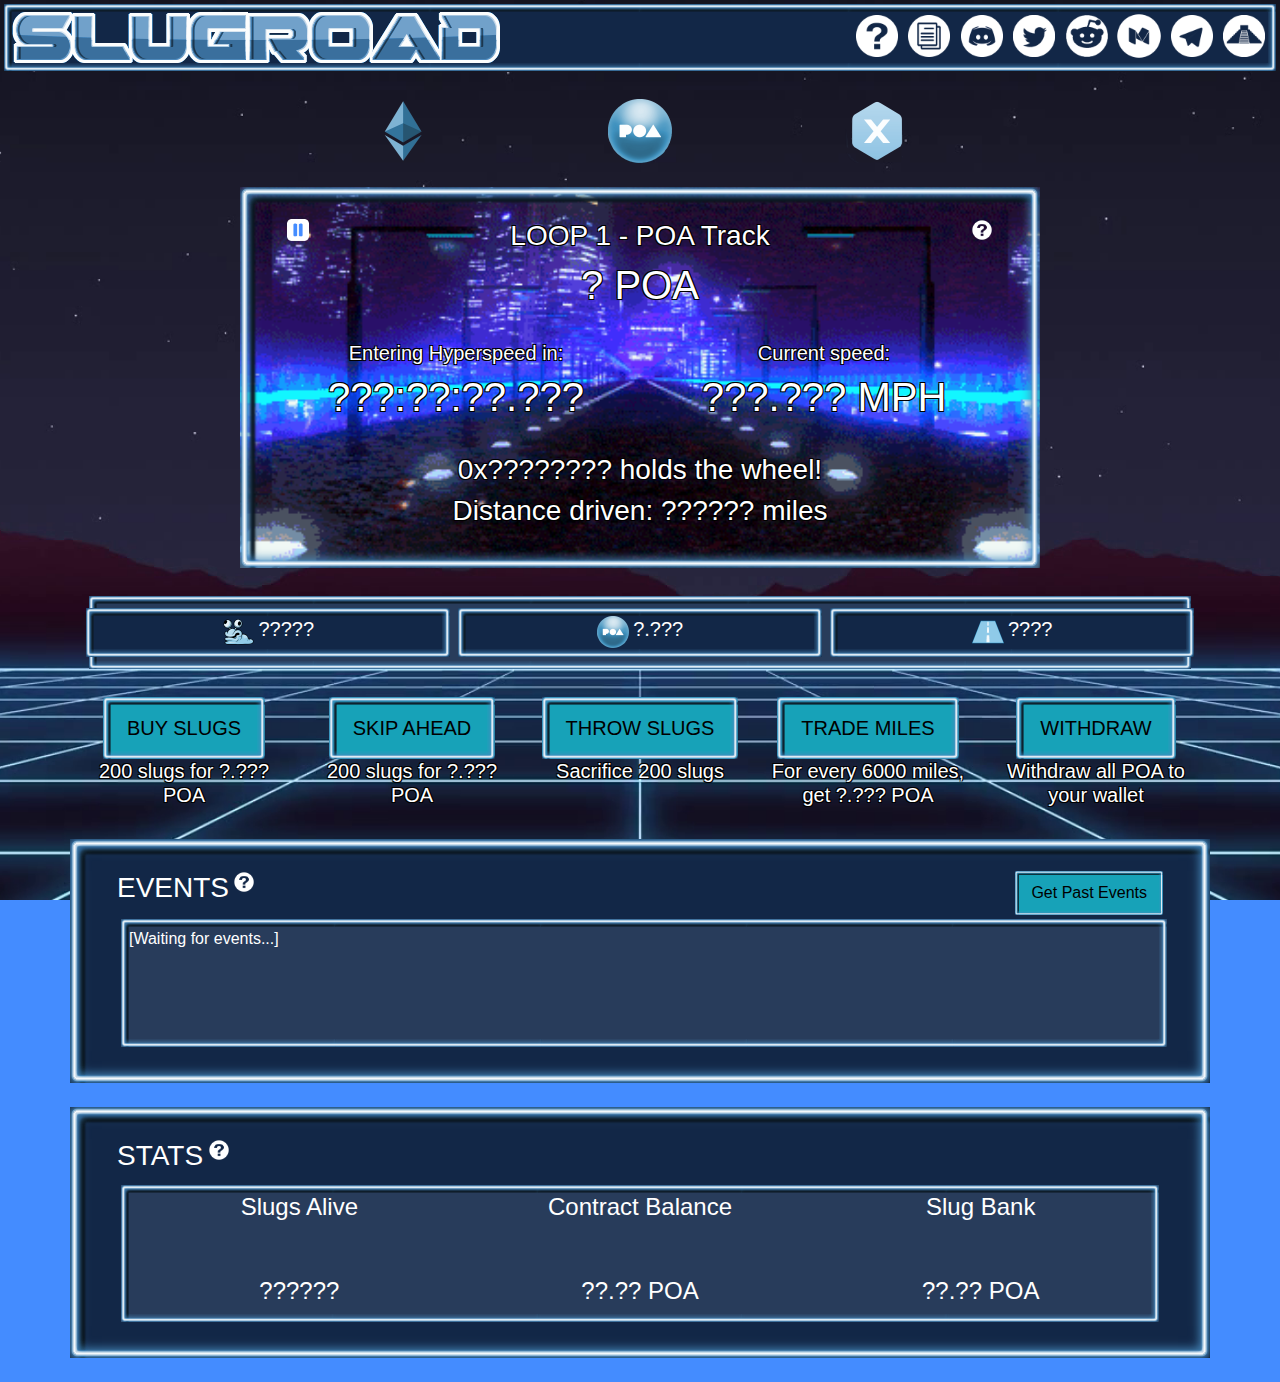
<file: game_poa.html>
<!doctype html>
<html lang="en">
	<head>
		<!-- Required meta tags -->
		<meta charset="utf-8">
		<meta name="viewport" content="width=device-width, initial-scale=1, shrink-to-fit=no">
		<!-- Title, Favicon -->
		<title>Slugroad</title>
		<link rel="shortcut icon" href="favicon.png" type="image/x-icon">		
		<!-- CSS -->
		<link rel="stylesheet" type="text/css" href="theme_bootstrap.css">
		<link rel="stylesheet" type="text/css" href="theme_animista.css">
		<link rel="stylesheet" type="text/css" href="theme_slugroad.css">		
	</head>
	
	<body align="center">
		<!-- TITLE -->
		<div class="info img-border2">
			<div class="row">
				<div class="col-sm">
					<img src="img/slug_logo.png"><img src="img/road_logo.png">
				</div>
				<div class="col-sm" align="right">
					<img class="img-help2" src="img/question_circle.png" onclick="showModal(help_1_modal)"></a>
					<a href="https://blockscout.com/poa/core/address/0x04e5cbb5e69394a4a69c0d403087dd200fc8daaf/transactions" target="_blank"><img class="img-help2" src="img/contract_circle.png"></a>
					<a href="https://discord.gg/JU8P4Ru" target="_blank"><img class="img-help2" src="img/discord_circle.png"></a>
					<a href="https://twitter.com/EtherSnailFarm" target="_blank"><img class="img-help2" src="img/twitter_circle.png"></a>
					<a href="https://reddit.com/r/snailthrone" target="_blank"><img class="img-help2" src="img/reddit_circle.png"></a>
					<a href="" target="_blank"><img class="img-help2" src="img/medium_circle.png"></a>
					<a href="https://t.me/snailthrone" target="_blank"><img class="img-help2" src="img/telegram_circle.png"></a>
					<a href="https://snailking.github.io/snailthrone" target="_blank"><img class="img-help2" src="img/snailthrone_circle.png"></a>
				</div>
			</div>
		</div><br>
		<!-- TRACK SELECTION -->
		<div class="container black-shadow" align="center">
			<div class="row">
				<div class="col-sm" align="right">
					<a href="game_eth"><img src="img/ether.png" class="pulse" height="64px"></a>
				</div>
				<div class="col-sm">
					<a href="game_poa"><img src="img/poa_ball.png" class="pulse" height="64px"></a>
				</div>
				<div class="col-sm" align="left">
					<a href="game_xdai"><img src="img/xdai_logo.png" class="pulse" height="64px"></a>
				</div>
			</div>
		</div><br>
		<!-- CAR WINDOW -->
		<div id="roadwindow" class="container road-background black-shadow img-border" align="center">
			<div class="row">
				<div class="col-sm-2" align="left">
					<span id="pausestate"><img class="img-help" src="img/pause_icon.png" onclick="pauseAnimation()"></span>
				</div>
				<div class="col-sm">
					<h3 style="display: inline-block;">LOOP <span id="loop">1</span> - POA Track</h3>
				</div>
				<div class="col-sm-2" align="right">
					<img class="img-help" src="img/question_circle.png" onclick="showModal(car_1_modal)">
				</div>
			</div>		 
			<h1><span id="loopChest">?</span> POA</h3><br>
			<div class="row">
				<div class="col-sm">
					<h5><span id="hyperstate">Entering Hyperspeed in:</span></h4>
					<h1><span id="timer">???:??:??.???</span></h2><br>
				</div>
				<div class="col-sm">
					<h5>Current speed:</h4>
					<h1><span id="speed">???.???</span> MPH</h2><br>
				</div>
			</div>
			<h3><span id="driverstate">0x???????? holds the wheel!</span></h4>
			<h3><span id="gamestate">Distance driven: ?????? miles</span></h4>			
		</div><br>
		<!-- PLAYER STATS -->
		<div class="container" align="center">
			<div class="img-border2 info2">
				<div class="row">
					<div class="col-sm img-border2 info">
						<img src="img/slug.png" class="pulse" height="32px" onclick="showModal(slug_modal)"> <h5 style="display: inline-block;"><span id="playerslug">?????</span></h5> 
					</div>
					<div class="col-sm img-border2 info">
						<img src="img/poa_ball.png" class="pulse" height="32px" onclick="showModal(ether_modal)"> <h5 style="display: inline-block;"><span id="playerreward">?.???</span></h5>
					</div>
					<div class="col-sm img-border2 info">
						<img src="img/road.png" class="pulse" height="32px" onclick="showModal(road_modal)"> <h5 style="display: inline-block;"><span id="playermile">????</span></h5>
					</div>
					</div>
				</div>
			</div>
		</div><br>
		<!-- ACTIONS -->
		<div class="container" align="center">
			<div class="">
				<div class="row">
					<div class="col-sm">
						<button class="btn btn-lg btn-info" onclick="showModal(buy_modal)">BUY SLUGS</button>
						<h5 class="black-shadow">200 slugs for <span id="buy200">?.???</span> POA</h5>
						<br>
					</div>
					<div class="col-sm">
						<button class="btn btn-lg btn-info" onclick="showModal(skip_modal)">SKIP AHEAD</button>
						<h5 class="black-shadow">200 slugs for <span id="time200">?.???</span> POA</h5>
						<br>
					</div>
					<div class="col-sm">
						<span id="actionstate"><button type="button" class="btn btn-lg btn-info" onclick="showModal(throw_modal)">THROW SLUGS</button><h5 class="black-shadow">Sacrifice 200 slugs</h5></span>
						<br>
					</div>
					<div class="col-sm">
						<button class="btn btn-lg btn-info" onclick="showModal(trade_modal)">TRADE MILES</button>
						<h5 class="black-shadow">For every 6000 miles, get <span id="trade6000mile">?.???</span> POA</h5>
						<br>
					</div>
					<div class="col-sm">
						<button class="btn btn-lg btn-info" onclick="webWithdrawBalance()">WITHDRAW</button>
						<h5 class="black-shadow">Withdraw all POA to your wallet</h5>
						<br>
					</div>
				</div>
			</div>
		</div>		
		<!-- LOG -->
		<div class="container img-border info">
			<div class="row">
				<div class="col-sm">
					<h3 style="display: inline-block;">EVENTS</h3> <img class="img-help" src="img/question_circle.png" onclick="showModal(event_modal)">
				</div>
				<div class="col-sm" align="right">
					<button class="btn btn-info" onclick="runLog()">Get Past Events</button>
				</div>
			</div>
			<div class="scroll-box img-border2 info2" id="logboxscroll">
				<p><span id="eventlog">[Waiting for events...]</span></p>
			</div>
		</div><br>
		<!-- STATS -->
		<div class="container img-border info">
			<h3 style="display: inline-block;">STATS</h3> <img class="img-help" src="img/question_circle.png" onclick="showModal(stats_modal)">
			<div class="row img-border2 info2" align="center">
				<div class="col-sm">
					<h4>Slugs Alive</h5><br><br>
					<h4><span id="maxslug">??????</span></h5>
				</div>
				<div class="col-sm">
					<h4>Contract Balance</h5><br><br>
					<h4><span id="contractbalance">??.??</span> POA</h5>
				</div>
				<div class="col-sm">
					<h4>Slug Bank</h5><br><br>
					<h4><span id="slugBank">??.??</span> POA</h5>
				</div>
			</div>
		</div><br>
		<!-- BUY MODAL -->
		<div id="buy_modal" class="modal">
			<div class="info2 modal-content">
				<div class="img-border" align="center">
					<h1 class="black-shadow">BUY SLUGS</h2><br>
					<div class="info padding img-border2">
						<div class="row">
							<div class="col-sm">
								<h5>Cost per slug: <span id="buyCost">?</span> POA</h5>
							</div>
							<div class="col-sm">
								<h5>Spend: <input type="text" id="fieldBuy" value="0.1" size="3"> POA</h5>  
							</div>
							<div class="col-sm">
								<h5>You will get: <span id="fieldBuySlug">200</span> Slugs</h5>
							</div>
						</div>
						<br>
						<h5 style="display: inline-block;">Buy at least 200 Slugs to become the Driver.</h5> <button onclick="setDriveBuy()">HIJACK</button>
						<h5>Maximum buy: 500 POA</h5>
					</div>
					<div class="container" align="center">
						<button class="btn btn-lg btn-info" onclick="closeThenFunc(webBuySlug)">BUY SLUGS</button>
						<button class="btn btn-lg btn-info" onclick="CloseModal()">Cancel</button>
					</div>
				</div>
			</div>
		</div>
		<!-- SKIP MODAL -->
		<div id="skip_modal" class="modal">
			<div class="info2 modal-content">
				<div class="img-border" align="center">
					<h1 class="black-shadow">SKIP AHEAD</h2><br>
					<div class="info padding img-border2">
						<div class="row">
							<div class="col-sm">
								<h5>Cost per slug: <span id="getCost">?</span> POA</h5>
							</div>
							<div class="col-sm">
								<h5>You have: <span id="playerreward2">?</span> POA</h5>
							</div>
							<div class="col-sm">
								<h5>You will get: <span id="timeGetSlug">?</span> Slugs</h5>
							</div>
						</div>
						<br>
						<h5>Get at least 200 Slugs to become the Driver.</h5>
					</div>
					<div class="container" align="center">
						<button class="btn btn-lg btn-info" onclick="closeThenFunc(webSkipAhead)">SKIP AHEAD</button>
						<button class="btn btn-lg btn-info" onclick="CloseModal()">Cancel</button>
					</div>
				</div>
			</div>
		</div>
		<!-- ACTION MODAL -->
		<div id="throw_modal" class="modal">
			<div class="info2 modal-content">
				<div class="img-border" align="center">
					<h1 class="black-shadow">THROW SLUGS</h2><br>
					<div class="info padding img-border2">
						<h5>Sacrifice 200 Slugs and become the Driver.</h5>
						<h5>Out of Hyperspeed: the Timer will bump back by 6 minutes.</h5>
						<h5>During Hyperspeed: the Timer will go back to 6 minutes before Hyperspeed.</h5>
					</div>
					<div class="container" align="center">
						<button class="btn btn-lg btn-info" onclick="closeThenFunc(webThrowSlug)">THROW SLUG</button>
						<button class="btn btn-lg btn-info" onclick="CloseModal()">Cancel</button>
					</div>
				</div>
			</div>
		</div>
		<div id="jump_modal" class="modal">
			<div class="info2 modal-content">
				<div class="img-border" align="center">
					<h1 class="black-shadow">JUMP OUT</h2><br>
					<div class="info padding img-border2">
						<h5>Jump out of the window to secure your gains!</h5>
						<br>
						<h5>You have currently drained <span id="drained">?</span> POA</h5>
					</div>
					<div class="container" align="center">
						<button class="btn btn-lg btn-info" onclick="closeThenFunc(webJumpOut)">JUMP OUT</button>
						<button class="btn btn-lg btn-info" onclick="CloseModal()">Cancel</button>
					</div>
				</div>
			</div>
		</div>
		<div id="warp_modal" class="modal">
			<div class="info2 modal-content">
				<div class="img-border" align="center">
					<h1 class="black-shadow">TIME WARP</h2><br>
					<div class="info padding img-border2">
						<h5>Initiate the Time Warp to enter Loop <span id="nextloop">?</span></h5>
						<br>
						<h5>Timer resets to 7 days, and you become the Driver.</h5>
					</div>
					<div class="container" align="center">
						<button class="btn btn-lg btn-info" onclick="closeThenFunc(webTimeWarp)">TIME WARP</button>
						<button class="btn btn-lg btn-info" onclick="CloseModal()">Cancel</button>
					</div>
				</div>
			</div>
		</div>
		<!-- TRADE MODAL -->
		<div id="trade_modal" class="modal">
			<div class="info2 modal-content">
				<div class="img-border" align="center">
					<h1 class="black-shadow">TRADE MILES</h2><br>
					<div class="info padding img-border2">
						<h5>You will get <span id="milereward">0.000</span> POA for your <span id="playermile2">6464</span> miles.
						<br>
						<h5>Miles remaining after trade: <span id="playermileafter">464</span></h5>
					</div>
					<div class="container" align="center">
						<span id="cantrademile"><button class="btn btn-lg btn-info" onclick="closeThenFunc(webTradeMile)">TRADE MILES</button></span>
						<button class="btn btn-lg btn-info" onclick="CloseModal()">Cancel</button>
					</div>
				</div>
			</div>
		</div>
		<!-- HELP MODAL -->
		<div id="help_1_modal" class="modal">
			<div class="info modal-content">
				<div class="img-border">
					<div class="row">
						<div class="col-sm">
							<h1 class="black-shadow">DRIVE LAMBO, WIN POA</h2><br>
						</div>
						<div class="col-sm" align="right">
							<h3 style="display: inline-block;">1/4</h3> <img class="img-dark" src="img/arrow_left.png"><img class="img-help2" src="img/arrow_right.png" onclick="closeThenShowModal(help_2_modal)">
						</div>
					</div>
					<div class="info2 padding img-border2">
						<h4 class="uppercase">Buy Slugs with POA.</h4>
						<h5>Your Slugs give you divs for every buy after yours.</h5>
						<br>
						<h4 class="uppercase">Skip Ahead to get even more Slugs.</h4>
						<h5>Your divs will give you more Slugs for a lower price.</h5>
					</div>
					<div class="container" align="center">
						<button type="button" class="btn btn-info" onclick="CloseModal()">Got it!</button>
					</div>
				</div>
			</div>
		</div>
		<div id="help_2_modal" class="modal">
			<div class="info modal-content">
				<div class="img-border">
					<div class="row">
						<div class="col-sm">
							<h1 class="black-shadow">DRIVE LAMBO, WIN POA</h2><br>
						</div>
						<div class="col-sm" align="right">
							<h3 style="display: inline-block;">2/4</h3> <img class="img-help2" src="img/arrow_left.png" onclick="closeThenShowModal(help_1_modal)"><img class="img-help2" src="img/arrow_right.png" onclick="closeThenShowModal(help_3_modal)">
						</div>
					</div>
					<div class="info2 padding img-border2">
						<h4 class="uppercase">Hijack the Lambo, through 1 of 2 options:</h4>
						<h5>a) get at least 200 Slugs in one Buy or Skip.</h5>
						<h5>b) throw 200 slugs at the windshield.</h5>
						<br>
						<h4 class="uppercase">As the driver, hold the wheel</h4>
						<h5>The Lambo accelerates progressively.</h4>
						<h5>The Driver earns miles he can trade for POA (once he's not the driver anymore).</h5>
					</div>
					<div class="container" align="center">
						<button type="button" class="btn btn-info" onclick="CloseModal()">Got it!</button>
					</div>
				</div>
			</div>
		</div>
		<div id="help_3_modal" class="modal">
			<div class="info modal-content">
				<div class="img-border">
					<div class="row">
						<div class="col-sm">
							<h1 class="black-shadow">DRIVE LAMBO, WIN POA</h2><br>
						</div>
						<div class="col-sm" align="right">
							<h3 style="display: inline-block;">3/4</h3> <img class="img-help2" src="img/arrow_left.png" onclick="closeThenShowModal(help_2_modal)"><img class="img-help2" src="img/arrow_right.png" onclick="closeThenShowModal(help_4_modal)">
						</div>
					</div>
					<div class="info2 padding img-border2">
						<h4 class="uppercase">Drain the pot during Hyperspeed</h5>
						<h5>Once the Lambo reaches 1000 MPH, we enter Hyperspeed.</h5>
						<h5>During Hyperspeed, the pot starts being drained.</h5>
						<br>
						<h4 class="uppercase">Ride it out to win the pot</h5>
						<h5>If the Driver holds the wheel for the full hour of Hyperspeed, he wins the pot.</h5>
						<h5>If another player hijacks the Lambo, the Driver gets nothing.</h5>
						<br>
						<h4 class="uppercase">Jump Out to secure your gains</h5>
						<h5>The Driver can Jump Out before Hyperspeed ends, and get the POA currently drained.</h5>
						<h5>After Jumping Out, the Lambo swerves without a driver.</h5>
					</div>
					<div class="container" align="center">
						<button type="button" class="btn btn-info" onclick="CloseModal()">Got it!</button>
					</div>
				</div>
			</div>
		</div>
		<div id="help_4_modal" class="modal">
			<div class="info modal-content">
				<div class="img-border">
					<div class="row">
						<div class="col-sm">
							<h1 class="black-shadow">DRIVE LAMBO, WIN POA</h2><br>
						</div>
						<div class="col-sm" align="right">
							<h3 style="display: inline-block;">4/4</h3> <img class="img-help2" src="img/arrow_left.png" onclick="closeThenShowModal(help_3_modal)"><img class="img-dark" src="img/arrow_right.png">
						</div>
					</div>
					<div class="info2 padding img-border2">
						<h4 class="uppercase">Time Jump ready once the Hyperspeed Timer hits 0</h4>
						<h5>If there is a Driver, he receives the pot.</h5>
						<h5>Without a Driver, the pot carries over to the next Loop.</h5>
						<br>
						<h4 class="uppercase">Next Loop starts immediately</h5>
						<h5>The loopChest is refueled by the slugBank, and the Lambo starts driving at 100 MPH.</h5>
						<h5>Your Slugs, your Miles and your Rewards carry over.</h5>
						<br>
						<h4><i>Note: whoever triggers the Time Jump gets to become the Driver for free!</i></h4>
					</div>
					<div class="container" align="center">
						<button type="button" class="btn btn-info" onclick="CloseModal()">Got it!</button>
						<button type="button" class="btn btn-info" onclick="closeThenShowModal(math_modal)">Show me the math</button>
					</div>
				</div>
			</div>
		</div>
		<!-- MATH MODAL -->
		<div id="math_modal" class="modal">
			<div class="info modal-content">
				<div class="img-border">
					<h1 class="black-shadow" align="center">NUMBERS</h2><br>
					<h3>LAMBO</h3>
					<div class="info2 padding img-border2">
						<h5>Speed starts at a min of 100 MPH and rises to a maximum of 1000 MPH over 7 days.</h5>
						<h5>At 1000 MPH, the Lambo enters Hyperspeed for 1 hour.</h5>
						<h5>During Hyperspeed, the Driver drains 0.01% of the pot per second.</h5>
						<h5>If the Driver holds for the full hour, he gets the full pot.</h5>
					</div>
					<h3>HIJACK</h3>
					<div class="info2 padding img-border2">
						<h5>A hijack costs 200 slugs, whether bought or thrown.</h5>
						<h5>Each hijack bumps the timer back by 6 minutes. Speed decreases in proportion.</h5>
						<h5>If we're in Hyperspeed, the timer resets to 6 minutes before Hyperspeed.</h5>
						<h5>If the Driver jumps out, the timer resets to 1 hour before Hyperspeed.</h5>
					</div>
					<h3>SLUG</h3>
					<div class="info2 padding img-border2">
						<h5>The price of one Slug on a buy is: (0.025 + (loopChest/100000)) / loop</h5>
						<h5>While Skipping Ahead, the price of one Slug is: (0.025 + (loopChest/100000)) / (loop + 1)</h5>
						<h5>Slugs entitle their owners to proportional dividends compared to the current number of Slugs alive.</h5>
					</div>
					<h3>MILES</h3>
					<div class="info2 padding img-border2">
						<h5>6000 miles can be traded for 1% of the pot.</h5>
					</div>
					<h3>POT SPLIT</h3>
					<div class="info2 padding img-border2">
						<h5>Each payable transaction is split as follows:</h5>
						<h5>- 20% divs</h5>
						<h5>- 20% slugBank (reserve for next Loops)</h5>
						<h5>- 60% loopChest</h5>
					</div>
					<div class="container" align="center">
						<button type="button" class="btn btn-info" onclick="CloseModal()">Got it!</button>
					</div>
				</div>
			</div>
		</div>
		<!-- CAR MODAL -->
		<div id="car_1_modal" class="modal">
			<div class="info modal-content">
				<div class="img-border">
					<div class="row">
						<div class="col-sm">
							<h1 class="black-shadow">LOOP</h2><br>
						</div>
						<div class="col-sm" align="right">
							<h3 style="display: inline-block;">1/4</h3> <img class="img-dark" src="img/arrow_left.png"><img class="img-help2" src="img/arrow_right.png" onclick="closeThenShowModal(car_2_modal)">
						</div>
					</div>
					<div class="info2 padding img-border2">
						<h4>On a new Loop, the Lambo starts driving at 100 MPH.</h4>
						<h4>From that speed, it takes 7 days to reach Hyperspeed.</h4>
						<h4>If the Lambo drives through Hyperspeed for a full hour, the Loop ends.</h4>
						<h4>A new Loop starts, with half of the slugBank added to the loopChest.</h4>
					</div>
					<div class="container" align="center">
						<button type="button" class="btn btn-info" onclick="CloseModal()">Got it!</button>
					</div>
				</div>
			</div>
		</div>
		<div id="car_2_modal" class="modal">
			<div class="info modal-content">
				<div class="img-border">
					<div class="row">
						<div class="col-sm">
							<h1 class="black-shadow">TIMER</h2><br>
						</div>
						<div class="col-sm" align="right">
							<h3 style="display: inline-block;">2/4</h3> <img class="img-help2" src="img/arrow_left.png" onclick="closeThenShowModal(car_1_modal)"><img class="img-help2" src="img/arrow_right.png" onclick="closeThenShowModal(car_3_modal)">
						</div>
					</div>
					<div class="info2 padding img-border2">
						<h4>When the Lambo reaches 1000 MPH, we enter Hyperspeed.</h4>
						<h4>Acceleration is constant, so the Timer is directly correlated to speed.</h4>
						<h4>Each hijack of the car decreases the speed, bumping the Timer back up by 6 minutes.</h4>
						<h4>During Hyperspeed, a hijack resets the Timer to 6 minutes before Hyperspeed.</h4>
						<h4>If the Driver jumps out, the Timer resets to 1 hour before Hyperspeed.</h4>
					</div>
					<div class="container" align="center">
						<button type="button" class="btn btn-info" onclick="CloseModal()">Got it!</button>
					</div>
				</div>
			</div>
		</div>
		<div id="car_3_modal" class="modal">
			<div class="info modal-content">
				<div class="img-border">
					<div class="row">
						<div class="col-sm">
							<h1 class="black-shadow">SPEED</h2><br>
						</div>
						<div class="col-sm" align="right">
							<h3 style="display: inline-block;">3/4</h3> <img class="img-help2" src="img/arrow_left.png" onclick="closeThenShowModal(car_2_modal)"><img class="img-help2" src="img/arrow_right.png" onclick="closeThenShowModal(car_4_modal)">
						</div>
					</div>
					<div class="info2 padding img-border2">
						<h4>The Lambo starts at 100 MPH, and can never go below 100 MPH.</h4>
						<h4>Speed rises consistently, at a rate of about 5.35 MPH per hour.</h4>
						<h4>At 1000 MPH, the Lambo enters Hyperspeed.</h4>
					</div>
					<div class="container" align="center">
						<button type="button" class="btn btn-info" onclick="CloseModal()">Got it!</button>
					</div>
				</div>
			</div>
		</div>
		<div id="car_4_modal" class="modal">
			<div class="info modal-content">
				<div class="img-border">
					<div class="row">
						<div class="col-sm">
							<h1 class="black-shadow">DRIVER</h2><br>
						</div>
						<div class="col-sm" align="right">
							<h3 style="display: inline-block;">4/4</h3> <img class="img-help2" src="img/arrow_left.png" onclick="closeThenShowModal(car_3_modal)"><img class="img-dark" src="img/arrow_right.png">
						</div>
					</div>
					<div class="info2 padding img-border2">
						<h4>The Driver earns Miles as he drives.</h4>
						<h4>Once the Driver steps out of the car, he can trade these Miles for POA.</h4>
						<h4>If the Driver enters Hyperspeed, he starts draining the loopChest.</h4>
						<h4>Jumping Out will secure his gains, but renounce his spot.</h4>
						<h4>Without a Driver, the Lambo swerves endlessly until a new hijack happens.</h4>
					</div>
					<div class="container" align="center">
						<button type="button" class="btn btn-info" onclick="CloseModal()">Got it!</button>
					</div>
				</div>
			</div>
		</div>
		<!-- PLAYER MODAL -->
		<div id="slug_modal" class="modal">
			<div class="info modal-content">
				<div class="img-border">
					<h1 class="black-shadow">SLUGS</h2><br>
					<div class="info2 padding img-border2">
						<h4>Buy Slugs to earn divs on every Slug buy.</h4>
						<h5>The price of Slugs scales with the loopChest, then divided by the Loop number.</h4>
						<h5>The higher the Loop, the lowest the price.</h4>
						<br>
						<h4>Skip Ahead to get Slugs at a lower price.</h4>
						<h5>With your POA rewards, you can buy Slugs at the price they would cost in the next Loop</h4>
						<h5>Skipping Ahead is always cheaper than Buying!</h4>
						<br>
						<h4>Get at least 200 Slugs in one Buy or Skip, and you become the Driver.</h4>
						<h5>You can also throw 200 Slugs at the windshield, and their sacrifice will let you be the driver.</h4>
					</div>
					<div class="container" align="center">
						<button type="button" class="btn btn-info" onclick="CloseModal()">Got it!</button>
					</div>
				</div>
			</div>
		</div>
		<div id="ether_modal" class="modal">
			<div class="info modal-content">
				<div class="img-border">
					<h1 class="black-shadow">REWARDS</h2><br>
					<div class="info2 padding img-border2">
						<h4>All your POA rewards from the game end up here.</h4>
						<h5>Consume them to Skip Ahead and get more Slugs at an advantageous rate.</h4>
						<h5>You can also withdraw your rewards at any time back to your wallet.</h4>
						<br>
						<h4>Your rewards will never disappear. Their safety is guaranteed by the smart contract.</h4>
					</div>
					<div class="container" align="center">
						<button type="button" class="btn btn-info" onclick="CloseModal()">Got it!</button>
					</div>
				</div>
			</div>
		</div>
		<div id="road_modal" class="modal">
			<div class="info modal-content">
				<div class="img-border">
					<h1 class="black-shadow">MILES</h2><br>
					<div class="info2 padding img-border2">
						<h4>Earn miles as you drive.</h4>
						<h5>Once you're not the Driver anymore, you can trade your miles.</h4>
						<h5>For every 6000 miles you accumulate, get 1% of the loopChest.</h4>
						<br>
						<h4>You can trade more than 6000 miles at once. Your leftover miles will remain.</h4>
					</div>
					<div class="container" align="center">
						<button type="button" class="btn btn-info" onclick="CloseModal()">Got it!</button>
					</div>
				</div>
			</div>
		</div>
		<!-- EVENT MODAL -->
		<div id="event_modal" class="modal">
			<div class="info modal-content">
				<div class="img-border">
					<h1 class="black-shadow">EVENTS</h2><br>
					<div class="info2 padding img-border2">
						<h5>Every action taken by any player is logged here.</h5><br>
						<h5>Click on "Get Past Events" to get previous history.</h5><br>
						<h5>Please note blockchain data can lag behind, but it should be roughly accurate within a couple minutes range.</h5>
					</div>
					<div class="container" align="center">
						<button type="button" class="btn btn-info" onclick="CloseModal()">Got it!</button>
					</div>
				</div>
			</div>
		</div>
		<!-- STATS MODAL -->
		<div id="stats_modal" class="modal">
			<div class="info modal-content">
				<div class="img-border">
					<h1 class="black-shadow">STATISTICS</h2><br>
					<div class="info2 padding img-border2">
						<h5>Slugs Alive: total number of Slugs bought and currently alive</h5>
						<h5>Contract Balance: total number of ether in contract</h5>
						<h5>Slug Pot: reserve pot to sustain the loopChest. On a new Loop, half of it feeds the loopChest.</h5>
					</div>
					<div class="container" align="center">
						<button type="button" class="btn btn-info" onclick="CloseModal()">Got it!</button>
					</div>
				</div>
			</div>
		</div>
		<!-- NETWORK MODAL -->
		<div id="network_modal" class="modal">
			<div class="info modal-content">
				<div class="img-border">
					<h1 class="black-shadow">WRONG NETWORK</h2><br>
					<div class="info2 padding img-border2">
						<h5>You're on the POA track.</h5>
						<h5>Switch to POA Network in your web3 extension to access this track.</h5>
					</div>
					<div class="container" align="center">
						<button type="button" class="btn btn-info" onclick="CloseModal()">Got it!</button>
					</div>
				</div>
			</div>
		</div>
		<!-- JAVASCRIPT -->
		<script src="slugroad_poa.js"></script>				
		<script>
			initUpdate();
		</script>		
	</body>
</html>
</file>
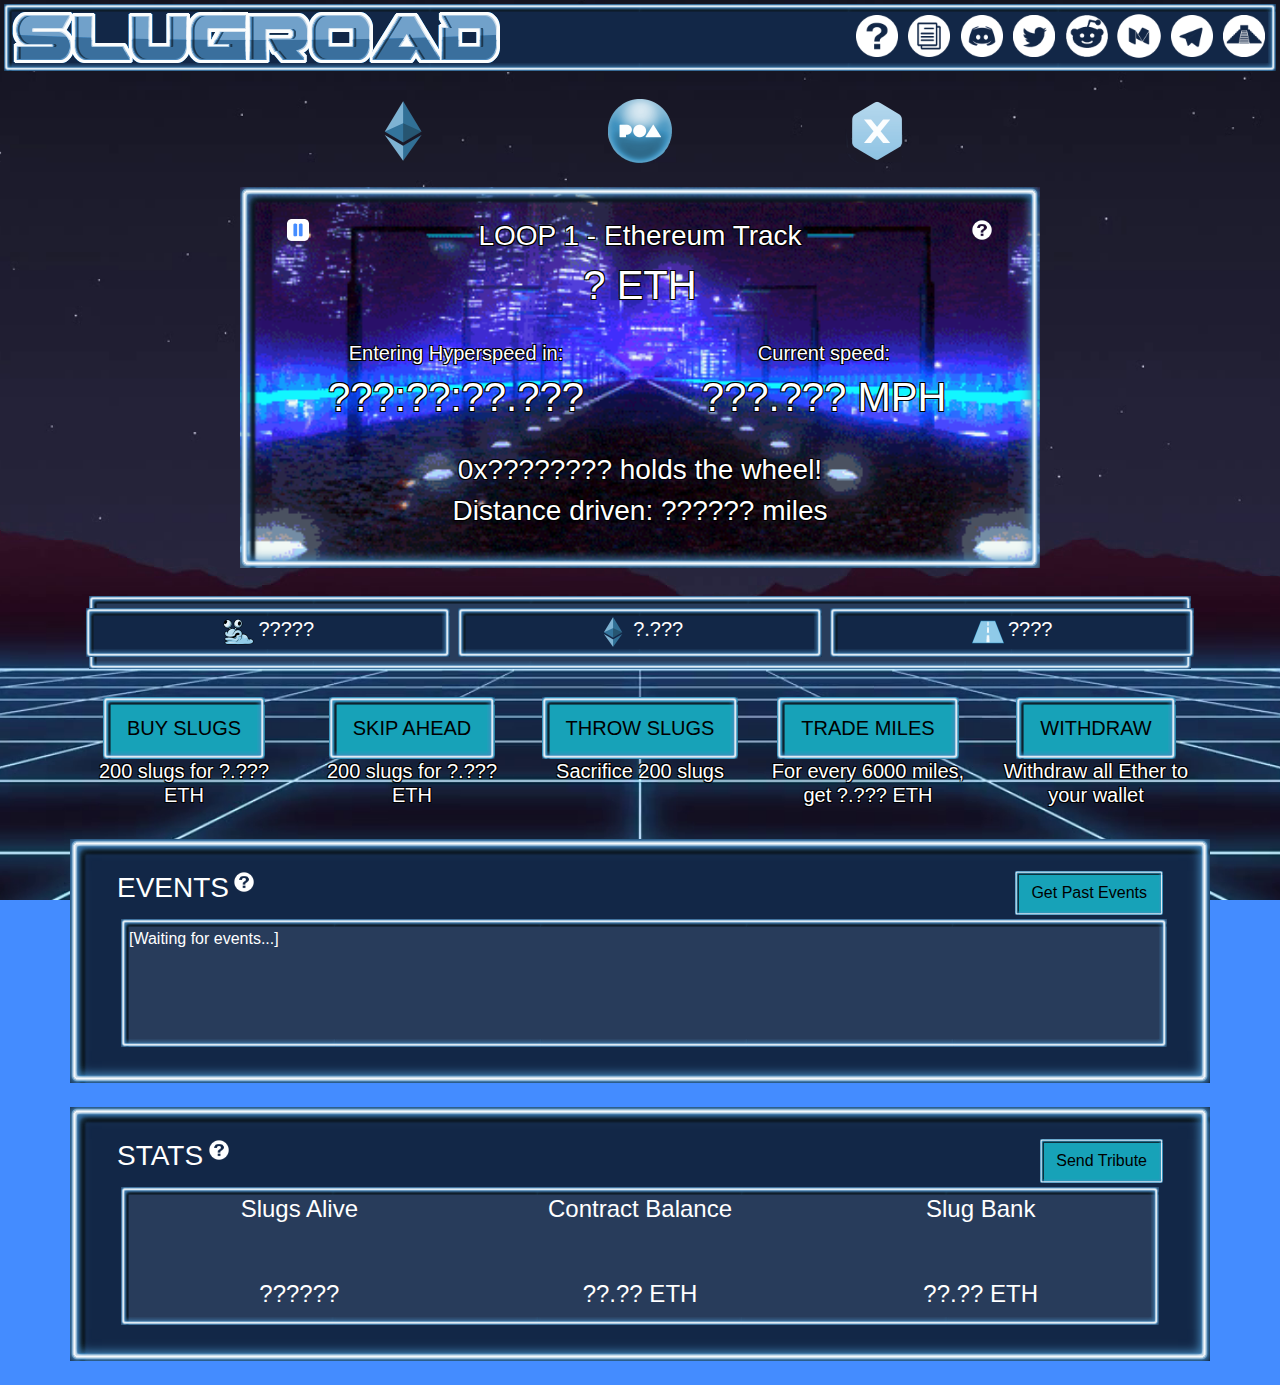
<file: game_xdai.html>
<!doctype html>
<html lang="en">
	<head>
		<!-- Required meta tags -->
		<meta charset="utf-8">
		<meta name="viewport" content="width=device-width, initial-scale=1, shrink-to-fit=no">
		<!-- Title, Favicon -->
		<title>Slugroad</title>
		<link rel="shortcut icon" href="favicon.png" type="image/x-icon">		
		<!-- CSS -->
		<link rel="stylesheet" type="text/css" href="theme_bootstrap.css">
		<link rel="stylesheet" type="text/css" href="theme_animista.css">
		<link rel="stylesheet" type="text/css" href="theme_slugroad.css">		
	</head>
	
	<body align="center">
		<!-- TITLE -->
		<div class="info img-border2">
			<div class="row">
				<div class="col-sm">
					<img src="img/slug_logo.png"><img src="img/road_logo.png">
				</div>
				<div class="col-sm" align="right">
					<img class="img-help2" src="img/question_circle.png" onclick="showModal(help_1_modal)"></a>
					<a href="https://blockscout.com/poa/dai/address/0x13810d5e4c695ef1ed92c8f04b5a5878c7d58ba3/transactions" target="_blank"><img class="img-help2" src="img/contract_circle.png"></a>
					<a href="https://discord.gg/JU8P4Ru" target="_blank"><img class="img-help2" src="img/discord_circle.png"></a>
					<a href="https://twitter.com/EtherSnailFarm" target="_blank"><img class="img-help2" src="img/twitter_circle.png"></a>
					<a href="https://reddit.com/r/snailthrone" target="_blank"><img class="img-help2" src="img/reddit_circle.png"></a>
					<a href="" target="_blank"><img class="img-help2" src="img/medium_circle.png"></a>
					<a href="https://t.me/snailthrone" target="_blank"><img class="img-help2" src="img/telegram_circle.png"></a>
					<a href="https://snailking.github.io/snailthrone" target="_blank"><img class="img-help2" src="img/snailthrone_circle.png"></a>
				</div>
			</div>
		</div><br>
		<!-- TRACK SELECTION -->
		<div class="container black-shadow" align="center">
			<div class="row">
				<div class="col-sm" align="right">
					<a href="game_eth"><img src="img/ether.png" class="pulse" height="64px"></a>
				</div>
				<div class="col-sm">
					<a href="game_poa"><img src="img/poa_ball.png" class="pulse" height="64px"></a>
				</div>
				<div class="col-sm" align="left">
					<a href="game_xdai"><img src="img/xdai_logo.png" class="pulse" height="64px"></a>
				</div>
			</div>
		</div><br>
		<!-- CAR WINDOW -->
		<div id="roadwindow" class="container road-background black-shadow img-border" align="center">
			<div class="row">
				<div class="col-sm-2" align="left">
					<span id="pausestate"><img class="img-help" src="img/pause_icon.png" onclick="pauseAnimation()"></span>
				</div>
				<div class="col-sm">
					<h3 style="display: inline-block;">LOOP <span id="loop">1</span> - Ethereum Track</h3>
				</div>
				<div class="col-sm-2" align="right">
					<img class="img-help" src="img/question_circle.png" onclick="showModal(car_1_modal)">
				</div>
			</div>		 
			<h1><span id="loopChest">?</span> ETH</h3><br>
			<div class="row">
				<div class="col-sm">
					<h5><span id="hyperstate">Entering Hyperspeed in:</span></h4>
					<h1><span id="timer">???:??:??.???</span></h2><br>
				</div>
				<div class="col-sm">
					<h5>Current speed:</h4>
					<h1><span id="speed">???.???</span> MPH</h2><br>
				</div>
			</div>
			<h3><span id="driverstate">0x???????? holds the wheel!</span></h4>
			<h3><span id="gamestate">Distance driven: ?????? miles</span></h4>			
		</div><br>
		<!-- PLAYER STATS -->
		<div class="container" align="center">
			<div class="img-border2 info2">
				<div class="row">
					<div class="col-sm img-border2 info">
						<img src="img/slug.png" class="pulse" height="32px" onclick="showModal(slug_modal)"> <h5 style="display: inline-block;"><span id="playerslug">?????</span></h5> 
					</div>
					<div class="col-sm img-border2 info">
						<img src="img/ether.png" class="pulse" height="32px" onclick="showModal(ether_modal)"> <h5 style="display: inline-block;"><span id="playerreward">?.???</span></h5>
					</div>
					<div class="col-sm img-border2 info">
						<img src="img/road.png" class="pulse" height="32px" onclick="showModal(road_modal)"> <h5 style="display: inline-block;"><span id="playermile">????</span></h5>
					</div>
					</div>
				</div>
			</div>
		</div><br>
		<!-- ACTIONS -->
		<div class="container" align="center">
			<div class="">
				<div class="row">
					<div class="col-sm">
						<button class="btn btn-lg btn-info" onclick="checkWarpThenShowModal(buy_modal)">BUY SLUGS</button>
						<h5 class="black-shadow">200 slugs for <span id="buy200">?.???</span> ETH</h5>
						<br>
					</div>
					<div class="col-sm">
						<button class="btn btn-lg btn-info" onclick="checkWarpThenShowModal(skip_modal)">SKIP AHEAD</button>
						<h5 class="black-shadow">200 slugs for <span id="time200">?.???</span> ETH</h5>
						<br>
					</div>
					<div class="col-sm">
						<span id="actionstate"><button type="button" class="btn btn-lg btn-info" onclick="checkWarpThenShowModal(throw_modal)">THROW SLUGS</button><h5 class="black-shadow">Sacrifice 200 slugs</h5></span>
						<br>
					</div>
					<div class="col-sm">
						<button class="btn btn-lg btn-info" onclick="checkWarpThenShowModal(trade_modal)">TRADE MILES</button>
						<h5 class="black-shadow">For every 6000 miles, get <span id="trade6000mile">?.???</span> ETH</h5>
						<br>
					</div>
					<div class="col-sm">
						<button class="btn btn-lg btn-info" onclick="webWithdrawBalance()">WITHDRAW</button>
						<h5 class="black-shadow">Withdraw all Ether to your wallet</h5>
						<br>
					</div>
				</div>
			</div>
		</div>		
		<!-- LOG -->
		<div class="container img-border info">
			<div class="row">
				<div class="col-sm">
					<h3 style="display: inline-block;">EVENTS</h3> <img class="img-help" src="img/question_circle.png" onclick="showModal(event_modal)">
				</div>
				<div class="col-sm" align="right">
					<button class="btn btn-info" onclick="runLog()">Get Past Events</button>
				</div>
			</div>
			<div class="scroll-box img-border2 info2" id="logboxscroll">
				<p><span id="eventlog">[Waiting for events...]</span></p>
			</div>
		</div><br>
		<!-- STATS -->
		<div class="container img-border info">
			<div class="row">
				<div class="col-sm">
					<h3 style="display: inline-block;">STATS</h3> <img class="img-help" src="img/question_circle.png" onclick="showModal(stats_modal)">
				</div>
				<div class="col-sm" align="right">
					<button class="btn btn-info" onclick="showModal(paythrone_modal)">Send Tribute</button>
				</div>
			</div>
			<div class="row img-border2 info2" align="center">
				<div class="col-sm">
					<h4>Slugs Alive</h5><br><br>
					<h4><span id="maxslug">??????</span></h5>
				</div>
				<div class="col-sm">
					<h4>Contract Balance</h5><br><br>
					<h4><span id="contractbalance">??.??</span> ETH</h5>
				</div>
				<div class="col-sm">
					<h4>Slug Bank</h5><br><br>
					<h4><span id="slugBank">??.??</span> ETH</h5>
				</div>
			</div>
		</div><br>
		<!-- BUY MODAL -->
		<div id="buy_modal" class="modal">
			<div class="info2 modal-content">
				<div class="img-border" align="center">
					<h1 class="black-shadow">BUY SLUGS</h2><br>
					<div class="info padding img-border2">
						<div class="row">
							<div class="col-sm">
								<h5>Cost per slug: <span id="buyCost">?</span> ETH</h5>
							</div>
							<div class="col-sm">
								<h5>Spend: <input type="text" id="fieldBuy" value="0.1" size="3"> ETH</h5>
							</div>
							<div class="col-sm">
								<h5>You will get: <span id="fieldBuySlug">200</span> Slugs</h5>
							</div>
						</div>
						<br>
						<h5 style="display: inline-block;">Buy at least 200 Slugs to become the Driver.</h5> <button onclick="setDriveBuy()">HIJACK</button>
						<h5>Maximum buy: 1 ETH</h5>
					</div>
					<div class="container" align="center">
						<button class="btn btn-lg btn-info" onclick="closeThenFunc(webBuySlug)">BUY SLUGS</button>
						<button class="btn btn-lg btn-info" onclick="CloseModal()">Cancel</button>
					</div>
				</div>
			</div>
		</div>
		<!-- SKIP MODAL -->
		<div id="skip_modal" class="modal">
			<div class="info2 modal-content">
				<div class="img-border" align="center">
					<h1 class="black-shadow">SKIP AHEAD</h2><br>
					<div class="info padding img-border2">
						<div class="row">
							<div class="col-sm">
								<h5>Cost per slug: <span id="getCost">?</span> ETH</h5>
							</div>
							<div class="col-sm">
								<h5>You have: <span id="playerreward2">?</span> ETH</h5>
							</div>
							<div class="col-sm">
								<h5>You will get: <span id="timeGetSlug">?</span> Slugs</h5>
							</div>
						</div>
						<br>
						<h5>Get at least 200 Slugs to become the Driver.</h5>
					</div>
					<div class="container" align="center">
						<button class="btn btn-lg btn-info" onclick="closeThenFunc(webSkipAhead)">SKIP AHEAD</button>
						<button class="btn btn-lg btn-info" onclick="CloseModal()">Cancel</button>
					</div>
				</div>
			</div>
		</div>
		<!-- ACTION MODAL -->
		<div id="throw_modal" class="modal">
			<div class="info2 modal-content">
				<div class="img-border" align="center">
					<h1 class="black-shadow">THROW SLUGS</h2><br>
					<div class="info padding img-border2">
						<h5>Sacrifice 200 Slugs and become the Driver.</h5>
						<h5>Out of Hyperspeed: the Timer will bump back by 6 minutes.</h5>
						<h5>During Hyperspeed: the Timer will go back to 6 minutes before Hyperspeed.</h5>
					</div>
					<div class="container" align="center">
						<button class="btn btn-lg btn-info" onclick="closeThenFunc(webThrowSlug)">THROW SLUG</button>
						<button class="btn btn-lg btn-info" onclick="CloseModal()">Cancel</button>
					</div>
				</div>
			</div>
		</div>
		<div id="jump_modal" class="modal">
			<div class="info2 modal-content">
				<div class="img-border" align="center">
					<h1 class="black-shadow">JUMP OUT</h2><br>
					<div class="info padding img-border2">
						<h5>Jump out of the window to secure your gains!</h5>
						<br>
						<h5>You have currently drained <span id="drained">?</span> ETH</h5>
					</div>
					<div class="container" align="center">
						<button class="btn btn-lg btn-info" onclick="closeThenFunc(webJumpOut)">JUMP OUT</button>
						<button class="btn btn-lg btn-info" onclick="CloseModal()">Cancel</button>
					</div>
				</div>
			</div>
		</div>
		<div id="warp_modal" class="modal">
			<div class="info2 modal-content">
				<div class="img-border" align="center">
					<h1 class="black-shadow">TIME WARP READY!</h2><br>
					<div class="info padding img-border2">
						<h5>All other actions are disabled until the Time Warp.</h5>
						<h5>Initiate the Time Warp to enter Loop <span id="nextloop">?</span></h5>
						<br>
						<h5>Timer resets to 7 days, and you become the Driver.</h5>
					</div>
					<div class="container" align="center">
						<button class="btn btn-lg btn-info" onclick="closeThenFunc(webTimeWarp)">TIME WARP</button>
						<button class="btn btn-lg btn-info" onclick="CloseModal()">Cancel</button>
					</div>
				</div>
			</div>
		</div>
		<!-- TRADE MODAL -->
		<div id="trade_modal" class="modal">
			<div class="info2 modal-content">
				<div class="img-border" align="center">
					<h1 class="black-shadow">TRADE MILES</h2><br>
					<div class="info padding img-border2">
						<h5>You will get <span id="milereward">0.000</span> ETH for your <span id="playermile2">6464</span> miles.
						<br>
						<h5>Miles remaining after trade: <span id="playermileafter">464</span></h5>
					</div>
					<div class="container" align="center">
						<span id="cantrademile"><button class="btn btn-lg btn-info" onclick="closeThenFunc(checkIfDriver)">TRADE MILES</button></span>
						<button class="btn btn-lg btn-info" onclick="CloseModal()">Cancel</button>
					</div>
				</div>
			</div>
		</div>
		<!-- CANT TRADE MODAL -->
		<div id="cant_trade_modal" class="modal">
			<div class="info2 modal-content">
				<div class="img-border" align="center">
					<h1 class="black-shadow">CAN'T TRADE MILES WHILE DRIVING!</h2><br>
					<div class="info padding img-border2">
						<h5>Responsible Slugs drive safely.</h5>
						<h5>Please pull over before you trade your miles.</h5>
					</div>
					<div class="container" align="center">
						<button class="btn btn-lg btn-info" onclick="CloseModal()">Got it!</button>
					</div>
				</div>
			</div>
		</div>
		<!-- HELP MODAL -->
		<div id="help_1_modal" class="modal">
			<div class="info modal-content">
				<div class="img-border">
					<div class="row">
						<div class="col-sm">
							<h1 class="black-shadow">DRIVE LAMBO, WIN ETH</h2><br>
						</div>
						<div class="col-sm" align="right">
							<h3 style="display: inline-block;">1/4</h3> <img class="img-dark" src="img/arrow_left.png"><img class="img-help2" src="img/arrow_right.png" onclick="closeThenShowModal(help_2_modal)">
						</div>
					</div>
					<div class="info2 padding img-border2">
						<h4 class="uppercase">Buy Slugs with ETH.</h4>
						<h5>Your Slugs give you divs for every buy after yours.</h5>
						<br>
						<h4 class="uppercase">Skip Ahead to get even more Slugs.</h4>
						<h5>Your divs will give you more Slugs for a lower price.</h5>
					</div>
					<div class="container" align="center">
						<button type="button" class="btn btn-info" onclick="CloseModal()">Got it!</button>
					</div>
				</div>
			</div>
		</div>
		<div id="help_2_modal" class="modal">
			<div class="info modal-content">
				<div class="img-border">
					<div class="row">
						<div class="col-sm">
							<h1 class="black-shadow">DRIVE LAMBO, WIN ETH</h2><br>
						</div>
						<div class="col-sm" align="right">
							<h3 style="display: inline-block;">2/4</h3> <img class="img-help2" src="img/arrow_left.png" onclick="closeThenShowModal(help_1_modal)"><img class="img-help2" src="img/arrow_right.png" onclick="closeThenShowModal(help_3_modal)">
						</div>
					</div>
					<div class="info2 padding img-border2">
						<h4 class="uppercase">Hijack the Lambo, through 1 of 2 options:</h4>
						<h5>a) get at least 200 Slugs in one Buy or Skip.</h5>
						<h5>b) throw 200 slugs at the windshield.</h5>
						<br>
						<h4 class="uppercase">As the driver, hold the wheel</h4>
						<h5>The Lambo accelerates progressively.</h4>
						<h5>The Driver earns miles he can trade for ETH (once he's not the driver anymore).</h5>
					</div>
					<div class="container" align="center">
						<button type="button" class="btn btn-info" onclick="CloseModal()">Got it!</button>
					</div>
				</div>
			</div>
		</div>
		<div id="help_3_modal" class="modal">
			<div class="info modal-content">
				<div class="img-border">
					<div class="row">
						<div class="col-sm">
							<h1 class="black-shadow">DRIVE LAMBO, WIN ETH</h2><br>
						</div>
						<div class="col-sm" align="right">
							<h3 style="display: inline-block;">3/4</h3> <img class="img-help2" src="img/arrow_left.png" onclick="closeThenShowModal(help_2_modal)"><img class="img-help2" src="img/arrow_right.png" onclick="closeThenShowModal(help_4_modal)">
						</div>
					</div>
					<div class="info2 padding img-border2">
						<h4 class="uppercase">Drain the pot during Hyperspeed</h5>
						<h5>Once the Lambo reaches 1000 MPH, we enter Hyperspeed.</h5>
						<h5>During Hyperspeed, the pot starts being drained.</h5>
						<br>
						<h4 class="uppercase">Ride it out to win the pot</h5>
						<h5>If the Driver holds the wheel for the full hour of Hyperspeed, he wins the pot.</h5>
						<h5>If another player hijacks the Lambo, the Driver gets nothing.</h5>
						<br>
						<h4 class="uppercase">Jump Out to secure your gains</h5>
						<h5>The Driver can Jump Out before Hyperspeed ends, and get the ETH currently drained.</h5>
						<h5>After Jumping Out, the Lambo swerves without a driver.</h5>
					</div>
					<div class="container" align="center">
						<button type="button" class="btn btn-info" onclick="CloseModal()">Got it!</button>
					</div>
				</div>
			</div>
		</div>
		<div id="help_4_modal" class="modal">
			<div class="info modal-content">
				<div class="img-border">
					<div class="row">
						<div class="col-sm">
							<h1 class="black-shadow">DRIVE LAMBO, WIN ETH</h2><br>
						</div>
						<div class="col-sm" align="right">
							<h3 style="display: inline-block;">4/4</h3> <img class="img-help2" src="img/arrow_left.png" onclick="closeThenShowModal(help_3_modal)"><img class="img-dark" src="img/arrow_right.png">
						</div>
					</div>
					<div class="info2 padding img-border2">
						<h4 class="uppercase">Time Jump ready once the Hyperspeed Timer hits 0</h4>
						<h5>If there is a Driver, he receives the pot.</h5>
						<h5>Without a Driver, the pot carries over to the next Loop.</h5>
						<br>
						<h4 class="uppercase">Next Loop starts immediately</h5>
						<h5>The loopChest is refueled by the slugBank, and the Lambo starts driving at 100 MPH.</h5>
						<h5>Your Slugs, your Miles and your Rewards carry over.</h5>
						<br>
						<h4><i>Note: whoever triggers the Time Jump gets to become the Driver for free!</i></h4>
					</div>
					<div class="container" align="center">
						<button type="button" class="btn btn-info" onclick="CloseModal()">Got it!</button>
						<button type="button" class="btn btn-info" onclick="closeThenShowModal(math_modal)">Show me the math</button>
					</div>
				</div>
			</div>
		</div>
		<!-- MATH MODAL -->
		<div id="math_modal" class="modal">
			<div class="info modal-content">
				<div class="img-border">
					<h1 class="black-shadow" align="center">NUMBERS</h2><br>
					<h3>LAMBO</h3>
					<div class="info2 padding img-border2">
						<h5>Speed starts at a min of 100 MPH and rises to a maximum of 1000 MPH over 7 days.</h5>
						<h5>At 1000 MPH, the Lambo enters Hyperspeed for 1 hour.</h5>
						<h5>During Hyperspeed, the Driver drains 0.01% of the pot per second.</h5>
						<h5>If the Driver holds for the full hour, he gets the full pot.</h5>
					</div>
					<h3>HIJACK</h3>
					<div class="info2 padding img-border2">
						<h5>A hijack costs 200 slugs, whether bought or thrown.</h5>
						<h5>Each hijack bumps the timer back by 6 minutes. Speed decreases in proportion.</h5>
						<h5>If we're in Hyperspeed, the timer resets to 6 minutes before Hyperspeed.</h5>
						<h5>If the Driver jumps out, the timer resets to 1 hour before Hyperspeed.</h5>
					</div>
					<h3>SLUG</h3>
					<div class="info2 padding img-border2">
						<h5>The price of one Slug on a buy is: (0.000025 + (loopChest/10000)) / loop</h5>
						<h5>While Skipping Ahead, the price of one Slug is: (0.000025 + (loopChest/10000)) / (loop + 1)</h5>
						<h5>Slugs entitle their owners to proportional dividends compared to the current number of Slugs alive.</h5>
					</div>
					<h3>MILES</h3>
					<div class="info2 padding img-border2">
						<h5>6000 miles can be traded for 1% of the pot.</h5>
					</div>
					<h3>POT SPLIT</h3>
					<div class="info2 padding img-border2">
						<h5>Each payable transaction is split as follows:</h5>
						<h5>- 60% divs</h5>
						<h5>- 20% slugBank (reserve for next Loops)</h5>
						<h5>- 10% loopChest</h5>
						<h5>- 10% thronePot</h5>
					</div>
					<div class="container" align="center">
						<button type="button" class="btn btn-info" onclick="CloseModal()">Got it!</button>
					</div>
				</div>
			</div>
		</div>
		<!-- CAR MODAL -->
		<div id="car_1_modal" class="modal">
			<div class="info modal-content">
				<div class="img-border">
					<div class="row">
						<div class="col-sm">
							<h1 class="black-shadow">LOOP</h2><br>
						</div>
						<div class="col-sm" align="right">
							<h3 style="display: inline-block;">1/4</h3> <img class="img-dark" src="img/arrow_left.png"><img class="img-help2" src="img/arrow_right.png" onclick="closeThenShowModal(car_2_modal)">
						</div>
					</div>
					<div class="info2 padding img-border2">
						<h4>On a new Loop, the Lambo starts driving at 100 MPH.</h4>
						<h4>From that speed, it takes 7 days to reach Hyperspeed.</h4>
						<h4>If the Lambo drives through Hyperspeed for a full hour, the Loop ends.</h4>
						<h4>A new Loop starts, with half of the slugBank added to the loopChest.</h4>
					</div>
					<div class="container" align="center">
						<button type="button" class="btn btn-info" onclick="CloseModal()">Got it!</button>
					</div>
				</div>
			</div>
		</div>
		<div id="car_2_modal" class="modal">
			<div class="info modal-content">
				<div class="img-border">
					<div class="row">
						<div class="col-sm">
							<h1 class="black-shadow">TIMER</h2><br>
						</div>
						<div class="col-sm" align="right">
							<h3 style="display: inline-block;">2/4</h3> <img class="img-help2" src="img/arrow_left.png" onclick="closeThenShowModal(car_1_modal)"><img class="img-help2" src="img/arrow_right.png" onclick="closeThenShowModal(car_3_modal)">
						</div>
					</div>
					<div class="info2 padding img-border2">
						<h4>When the Lambo reaches 1000 MPH, we enter Hyperspeed.</h4>
						<h4>Acceleration is constant, so the Timer is directly correlated to speed.</h4>
						<h4>Each hijack of the car decreases the speed, bumping the Timer back up by 6 minutes.</h4>
						<h4>During Hyperspeed, a hijack resets the Timer to 6 minutes before Hyperspeed.</h4>
						<h4>If the Driver jumps out, the Timer resets to 1 hour before Hyperspeed.</h4>
					</div>
					<div class="container" align="center">
						<button type="button" class="btn btn-info" onclick="CloseModal()">Got it!</button>
					</div>
				</div>
			</div>
		</div>
		<div id="car_3_modal" class="modal">
			<div class="info modal-content">
				<div class="img-border">
					<div class="row">
						<div class="col-sm">
							<h1 class="black-shadow">SPEED</h2><br>
						</div>
						<div class="col-sm" align="right">
							<h3 style="display: inline-block;">3/4</h3> <img class="img-help2" src="img/arrow_left.png" onclick="closeThenShowModal(car_2_modal)"><img class="img-help2" src="img/arrow_right.png" onclick="closeThenShowModal(car_4_modal)">
						</div>
					</div>
					<div class="info2 padding img-border2">
						<h4>The Lambo starts at 100 MPH, and can never go below 100 MPH.</h4>
						<h4>Speed rises consistently, at a rate of about 5.35 MPH per hour.</h4>
						<h4>At 1000 MPH, the Lambo enters Hyperspeed.</h4>
					</div>
					<div class="container" align="center">
						<button type="button" class="btn btn-info" onclick="CloseModal()">Got it!</button>
					</div>
				</div>
			</div>
		</div>
		<div id="car_4_modal" class="modal">
			<div class="info modal-content">
				<div class="img-border">
					<div class="row">
						<div class="col-sm">
							<h1 class="black-shadow">DRIVER</h2><br>
						</div>
						<div class="col-sm" align="right">
							<h3 style="display: inline-block;">4/4</h3> <img class="img-help2" src="img/arrow_left.png" onclick="closeThenShowModal(car_3_modal)"><img class="img-dark" src="img/arrow_right.png">
						</div>
					</div>
					<div class="info2 padding img-border2">
						<h4>The Driver earns Miles as he drives.</h4>
						<h4>Once the Driver steps out of the car, he can trade these Miles for ETH.</h4>
						<h4>If the Driver enters Hyperspeed, he starts draining the loopChest.</h4>
						<h4>Jumping Out will secure his gains, but renounce his spot.</h4>
						<h4>Without a Driver, the Lambo swerves endlessly until a new hijack happens.</h4>
					</div>
					<div class="container" align="center">
						<button type="button" class="btn btn-info" onclick="CloseModal()">Got it!</button>
					</div>
				</div>
			</div>
		</div>
		<!-- PLAYER MODAL -->
		<div id="slug_modal" class="modal">
			<div class="info modal-content">
				<div class="img-border">
					<h1 class="black-shadow">SLUGS</h2><br>
					<div class="info2 padding img-border2">
						<h4>Buy Slugs to earn divs on every Slug buy.</h4>
						<h5>The price of Slugs scales with the loopChest, then divided by the Loop number.</h4>
						<h5>The higher the Loop, the lowest the price.</h4>
						<br>
						<h4>Skip Ahead to get Slugs at a lower price.</h4>
						<h5>With your ETH rewards, you can buy Slugs at the price they would cost in the next Loop</h4>
						<h5>Skipping Ahead is always cheaper than Buying!</h4>
						<br>
						<h4>Get at least 200 Slugs in one Buy or Skip, and you become the Driver.</h4>
						<h5>You can also throw 200 Slugs at the windshield, and their sacrifice will let you be the driver.</h4>
					</div>
					<div class="container" align="center">
						<button type="button" class="btn btn-info" onclick="CloseModal()">Got it!</button>
					</div>
				</div>
			</div>
		</div>
		<div id="ether_modal" class="modal">
			<div class="info modal-content">
				<div class="img-border">
					<h1 class="black-shadow">REWARDS</h2><br>
					<div class="info2 padding img-border2">
						<h4>All your ETH rewards from the game end up here.</h4>
						<h5>Consume them to Skip Ahead and get more Slugs at an advantageous rate.</h4>
						<h5>You can also withdraw your rewards at any time back to your wallet.</h4>
						<br>
						<h4>Your rewards will never disappear. Their safety is guaranteed by the smart contract.</h4>
					</div>
					<div class="container" align="center">
						<button type="button" class="btn btn-info" onclick="CloseModal()">Got it!</button>
					</div>
				</div>
			</div>
		</div>
		<div id="road_modal" class="modal">
			<div class="info modal-content">
				<div class="img-border">
					<h1 class="black-shadow">MILES</h2><br>
					<div class="info2 padding img-border2">
						<h4>Earn miles as you drive.</h4>
						<h5>Once you're not the Driver anymore, you can trade your miles.</h4>
						<h5>For every 6000 miles you accumulate, get 1% of the loopChest.</h4>
						<br>
						<h4>You can trade more than 6000 miles at once. Your leftover miles will remain.</h4>
					</div>
					<div class="container" align="center">
						<button type="button" class="btn btn-info" onclick="CloseModal()">Got it!</button>
					</div>
				</div>
			</div>
		</div>
		<!-- EVENT MODAL -->
		<div id="event_modal" class="modal">
			<div class="info modal-content">
				<div class="img-border">
					<h1 class="black-shadow">EVENTS</h2><br>
					<div class="info2 padding img-border2">
						<h5>Every action taken by any player is logged here.</h5><br>
						<h5>Click on "Get Past Events" to get previous history.</h5><br>
						<h5>Please note blockchain data can lag behind, but it should be roughly accurate within a couple minutes range.</h5>
					</div>
					<div class="container" align="center">
						<button type="button" class="btn btn-info" onclick="CloseModal()">Got it!</button>
					</div>
				</div>
			</div>
		</div>
		<!-- STATS MODAL -->
		<div id="stats_modal" class="modal">
			<div class="info modal-content">
				<div class="img-border">
					<h1 class="black-shadow">STATISTICS</h2><br>
					<div class="info2 padding img-border2">
						<h5>Slugs Alive: total number of Slugs bought and currently alive</h5>
						<h5>Contract Balance: total number of ether in contract</h5>
						<h5>Slug Pot: reserve pot to sustain the loopChest. On a new Loop, half of it feeds the loopChest.</h5>
					</div>
					<div class="container" align="center">
						<button type="button" class="btn btn-info" onclick="CloseModal()">Got it!</button>
					</div>
				</div>
			</div>
		</div>
		<!-- NETWORK MODAL -->
		<div id="network_modal" class="modal">
			<div class="info modal-content">
				<div class="img-border">
					<h1 class="black-shadow">WRONG NETWORK</h2><br>
					<div class="info2 padding img-border2">
						<h5>You're on the xDai track.</h5>
						<h5>Switch to xDai Chain in your web3 extension to access this track.</h5>
					</div>
					<div class="container" align="center">
						<button type="button" class="btn btn-info" onclick="CloseModal()">Got it!</button>
					</div>
				</div>
			</div>
		</div>
		<!-- JAVASCRIPT -->
		<script src="slugroad_xdai.js"></script>				
		<script>
			initUpdate();
		</script>		
	</body>
</html>
</file>
<file: theme_animista.css>
.red-container {
	background-color: maroon;
	padding: 10px;
	border: 8px dashed red;
}

.icon {
	padding: 4px;
	width: 64px;
}



.image-float-left {
	float: left;
}

.image-float-right {
	float: right;
}

.big-text {
	font-size: 60px;
	color: red;
	text-transform: uppercase;
	text-shadow: 2px 2px 2px white;
}

.pulse-text {
	-webkit-animation: pulsetext 1s ease-in infinite both;
	        animation: pulsetext 1s ease-in infinite both;
}

@-webkit-keyframes pulsetext {
  from {
    -webkit-transform: scale(1);
            transform: scale(1);
    -webkit-transform-origin: center center;
            transform-origin: center center;
    -webkit-animation-timing-function: ease-out;
            animation-timing-function: ease-out;
  }
  10% {
    -webkit-transform: scale(0.91);
            transform: scale(0.91);
    -webkit-animation-timing-function: ease-in;
            animation-timing-function: ease-in;
  }
  17% {
    -webkit-transform: scale(0.98);
            transform: scale(0.98);
    -webkit-animation-timing-function: ease-out;
            animation-timing-function: ease-out;
  }
  33% {
    -webkit-transform: scale(0.87);
            transform: scale(0.87);
    -webkit-animation-timing-function: ease-in;
            animation-timing-function: ease-in;
  }
  45% {
    -webkit-transform: scale(1);
            transform: scale(1);
    -webkit-animation-timing-function: ease-out;
            animation-timing-function: ease-out;
  }
}
@keyframes pulsetext {
  from {
    -webkit-transform: scale(1);
            transform: scale(1);
    -webkit-transform-origin: center center;
            transform-origin: center center;
    -webkit-animation-timing-function: ease-out;
            animation-timing-function: ease-out;
  }
  /*10% {
    -webkit-transform: scale(0.91);
            transform: scale(0.91);
    -webkit-animation-timing-function: ease-in;
            animation-timing-function: ease-in;
  }*/
  17% {
    -webkit-transform: scale(0.98);
            transform: scale(0.98);
    -webkit-animation-timing-function: ease-out;
            animation-timing-function: ease-out;
  }
  /*33% {
    -webkit-transform: scale(0.87);
            transform: scale(0.87);
    -webkit-animation-timing-function: ease-in;
            animation-timing-function: ease-in;
  }*/
  45% {
    -webkit-transform: scale(1);
            transform: scale(1);
    -webkit-animation-timing-function: ease-out;
            animation-timing-function: ease-out;
  }
}

	
/**
 * ----------------------------------------
 * animation roll-in-left
 * ----------------------------------------
 */
 
.roll-in-left {
	-webkit-animation: roll-in-left 0.6s ease-out both;
	        animation: roll-in-left 0.6s ease-out both;
}

@-webkit-keyframes roll-in-left {
  0% {
    -webkit-transform: translateX(-800px) rotate(-540deg);
            transform: translateX(-800px) rotate(-540deg);
    opacity: 0;
  }
  100% {
    -webkit-transform: translateX(0) rotate(0deg);
            transform: translateX(0) rotate(0deg);
    opacity: 1;
  }
}
@keyframes roll-in-left {
  0% {
    -webkit-transform: translateX(-800px) rotate(-540deg);
            transform: translateX(-800px) rotate(-540deg);
    opacity: 0;
  }
  100% {
    -webkit-transform: translateX(0) rotate(0deg);
            transform: translateX(0) rotate(0deg);
    opacity: 1;
  }
}

.roll-in-right {
	-webkit-animation: roll-in-right 0.6s ease-out both;
	        animation: roll-in-right 0.6s ease-out both;
}

@-webkit-keyframes roll-in-right {
  0% {
    -webkit-transform: translateX(800px) rotate(-540deg);
            transform: translateX(800px) rotate(-540deg);
    opacity: 0;
  }
  100% {
    -webkit-transform: translateX(0) rotate(0deg);
            transform: translateX(0) rotate(0deg);
    opacity: 1;
  }
}
@keyframes roll-in-right {
  0% {
    -webkit-transform: translateX(800px) rotate(-540deg);
            transform: translateX(800px) rotate(-540deg);
    opacity: 0;
  }
  100% {
    -webkit-transform: translateX(0) rotate(0deg);
            transform: translateX(0) rotate(0deg);
    opacity: 1;
  }
}



/**
 * ----------------------------------------
 * animation heartbeat
 * ----------------------------------------
 */
 
.heartbeat:hover {
	-webkit-animation: heartbeat 1s ease-in-out both;
	        animation: heartbeat 1s ease-in-out both;
}

@-webkit-keyframes heartbeat {
  from {
    -webkit-transform: scale(1);
            transform: scale(1);
    -webkit-transform-origin: center center;
            transform-origin: center center;
    -webkit-animation-timing-function: ease-out;
            animation-timing-function: ease-out;
  }
  10% {
    -webkit-transform: scale(0.91);
            transform: scale(0.91);
    -webkit-animation-timing-function: ease-in;
            animation-timing-function: ease-in;
  }
  17% {
    -webkit-transform: scale(0.98);
            transform: scale(0.98);
    -webkit-animation-timing-function: ease-out;
            animation-timing-function: ease-out;
  }
  33% {
    -webkit-transform: scale(0.87);
            transform: scale(0.87);
    -webkit-animation-timing-function: ease-in;
            animation-timing-function: ease-in;
  }
  45% {
    -webkit-transform: scale(1);
            transform: scale(1);
    -webkit-animation-timing-function: ease-out;
            animation-timing-function: ease-out;
  }
}
@keyframes heartbeat {
  from {
    -webkit-transform: scale(1);
            transform: scale(1);
    -webkit-transform-origin: center center;
            transform-origin: center center;
    -webkit-animation-timing-function: ease-out;
            animation-timing-function: ease-out;
  }
  10% {
    -webkit-transform: scale(0.91);
            transform: scale(0.91);
    -webkit-animation-timing-function: ease-in;
            animation-timing-function: ease-in;
  }
  17% {
    -webkit-transform: scale(0.98);
            transform: scale(0.98);
    -webkit-animation-timing-function: ease-out;
            animation-timing-function: ease-out;
  }
  33% {
    -webkit-transform: scale(0.87);
            transform: scale(0.87);
    -webkit-animation-timing-function: ease-in;
            animation-timing-function: ease-in;
  }
  45% {
    -webkit-transform: scale(1);
            transform: scale(1);
    -webkit-animation-timing-function: ease-out;
            animation-timing-function: ease-out;
  }
}


/* float animation NOT WORKING RIGHT */

.floater {
	-webkit-animation: float 0.4s ease-in-out both;
			animation: float 0.4s ease-in-out both;
}

@keyframes float {
	0% {
		box-shadow: 0 5px 15px 0px rgba(0,0,0,0.6);
		transform: translatey(0px);
	}
	50% {
		box-shadow: 0 25px 15px 0px rgba(0,0,0,0.2);
		transform: translatey(-20px);
	}
	100% {
		box-shadow: 0 5px 15px 0px rgba(0,0,0,0.6);
		transform: translatey(0px);
	}
}

/* wobble! */

.wobble-hor-bottom {
	-webkit-animation: wobble-hor-bottom 20s infinite both;
	        animation: wobble-hor-bottom 20s infinite both;
}

/* ----------------------------------------------
 * Generated by Animista on 2018-12-21 15:23:52
 * w: http://animista.net, t: @cssanimista
 * ---------------------------------------------- */

/**
 * ----------------------------------------
 * animation wobble-hor-bottom
 * ----------------------------------------
 */
@-webkit-keyframes wobble-hor-bottom {
  0%,
  100% {
    -webkit-transform: translateX(0%);
            transform: translateX(0%);
    -webkit-transform-origin: 50% 50%;
            transform-origin: 50% 50%;
  }
  15% {
    -webkit-transform: translateX(-9px) rotate(-6deg);
            transform: translateX(-9px) rotate(-6deg);
  }
  30% {
    -webkit-transform: translateX(6px) rotate(6deg);
            transform: translateX(6px) rotate(6deg);
  }
  45% {
    -webkit-transform: translateX(-6px) rotate(-3.6deg);
            transform: translateX(-6px) rotate(-3.6deg);
  }
  60% {
    -webkit-transform: translateX(3px) rotate(2.4deg);
            transform: translateX(3px) rotate(2.4deg);
  }
  75% {
    -webkit-transform: translateX(-3px) rotate(-1.2deg);
            transform: translateX(-3px) rotate(-1.2deg);
  }
}
@keyframes wobble-hor-bottom {
  0%,
  100% {
    -webkit-transform: translateX(0%);
            transform: translateX(0%);
    -webkit-transform-origin: 50% 50%;
            transform-origin: 50% 50%;
  }
 15% {
    -webkit-transform: translateX(-9px) rotate(-6deg);
            transform: translateX(-9px) rotate(-6deg);
  }
  30% {
    -webkit-transform: translateX(6px) rotate(6deg);
            transform: translateX(6px) rotate(6deg);
  }
  45% {
    -webkit-transform: translateX(-6px) rotate(-3.6deg);
            transform: translateX(-6px) rotate(-3.6deg);
  }
  60% {
    -webkit-transform: translateX(3px) rotate(2.4deg);
            transform: translateX(3px) rotate(2.4deg);
  }
  75% {
    -webkit-transform: translateX(-3px) rotate(-1.2deg);
            transform: translateX(-3px) rotate(-1.2deg);
  }
}


.rotate-scale-up {
	-webkit-animation: rotate-scale-up 4s linear infinite both;
	        animation: rotate-scale-up 4s linear infinite both;
}

/* ----------------------------------------------
 * Generated by Animista on 2018-12-24 15:58:41
 * w: http://animista.net, t: @cssanimista
 * ---------------------------------------------- */

/**
 * ----------------------------------------
 * animation rotate-scale-up
 * ----------------------------------------
 */
@-webkit-keyframes rotate-scale-up {
  0% {
    -webkit-transform: scale(1) rotateZ(0);
            transform: scale(1) rotateZ(0);
  }
  50% {
    -webkit-transform: scale(2) rotateZ(180deg);
            transform: scale(2) rotateZ(180deg);
  }
  100% {
    -webkit-transform: scale(1) rotateZ(360deg);
            transform: scale(1) rotateZ(360deg);
  }
}
@keyframes rotate-scale-up {
  0% {
    -webkit-transform: scale(1) rotateZ(0);
            transform: scale(1) rotateZ(0);
  }
  50% {
    -webkit-transform: scale(2) rotateZ(180deg);
            transform: scale(2) rotateZ(180deg);
  }
  100% {
    -webkit-transform: scale(1) rotateZ(360deg);
            transform: scale(1) rotateZ(360deg);
  }
}
</file>
<file: theme_slugroad.css>
/* Colors used
#448cff
*/

/* Body goes first */
body {
	background-image: url("img/retro_bg_1.png");
	background-color: #448cff;
	background-repeat: no-repeat;
	background-position: center;
	background-size: cover;
	background-attachment: fixed;
	color: #ffffff;
}

/* Required for mobile */
@media only screen and (max-width:900px), (max-device-width:900px){
body:before {
  content: "";
  display: block;
  position: fixed;
  left: 0;
  top: 0;
  width: 100%;
  height: 100%;
  z-index: -10;
  background: url("img/retro_bg_1.png") no-repeat center center;
  -webkit-background-size: cover;
  -moz-background-size: cover;
  -o-background-size: cover;
  background-size: cover;
}
}

/* white text for links */

a {
	color: #ffffff;
}

/* Maxwidth 800 */
.max800{
	max-width: 800px;
}

/* Roaddrive background */
.road-background{
	background-image: url("img/gif7.gif");
	background-size: cover;
	background-position: center;
	max-width: 800px;
	max-height: 600px;
}

.road-background-paused{
	background-image: url("img/gif7.jpg");
		background-size: cover;
	background-position: center;
	max-width: 800px;
	max-height: 600px;
}

/* Info container */

.info{
	background-color: #122747;
	  margin-right: auto;
  margin-left: auto;
}

.info2{
	background-color: #283c5b;
		  margin-right: auto;
  margin-left: auto;
}

.padding{
	padding: 8px;
}

/* Img-help */

.img-help {
	height: 22px;
	cursor: pointer;
	vertical-align:	top;
}

.img-help:hover {
	filter: brightness(80%);
  -webkit-filter: brightness(80%);
  -moz-filter: brightness(80%);
  -o-filter: brightness(80%);
  -ms-filter: brightness(80%);
}

.img-help2 {
	height: 48px;
	cursor: pointer;
}

.img-help2:hover {
	filter: brightness(80%);
  -webkit-filter: brightness(80%);
  -moz-filter: brightness(80%);
  -o-filter: brightness(80%);
  -ms-filter: brightness(80%);
}

.img-dark {
	height: 48px;
	filter: brightness(60%);
  -webkit-filter: brightness(60%);
  -moz-filter: brightness(60%);
  -o-filter: brightness(60%);
  -ms-filter: brightness(60%);
}

/* SnailThrone background */

.snailthrone{
	background-image: url("img/snailthrone_blue.png");
	background-repeat: no-repeat;
	background-position: center;
	min-height: 200px;
}

/* White text with black shadow for contrast */

.black-shadow {
	color: white;
	text-shadow:
	-1px -1px 0 #000,  
	1px -1px 0 #000,
    -1px 1px 0 #000,
    1px 1px 0 #000;
}

/* Image border */

.img-border {
	border: 32px solid;
	border-image: url("img/border_5.png") 32 round;
}

.img-border2 {
	border: 8px solid;
	border-image: url("img/border_5.png") 16 round;
	margin: 4px;
}

/* Egg and ether backgrounds */

.egg{
	background-image: url("img/egg.png");
	background-repeat: no-repeat;
	background-position: center;
	background-size: 128px;
}

.ether{
	background-image: url("img/ether_brown.png");
	background-repeat: no-repeat;
	background-position: center;
	background-size: 128px;
}


a:hover{
	text-decoration: none;
}

p {
	margin: 0px;
	padding: 0px;
}


.testimonial{
	height: 128px;
	border: 4px solid #FFFFFF;
}

.container-poem{
	margin-left: 6rem;
	margin-right: 6rem;
}

.jumbotron {
	background-color: #000000;
	position: center;
	margin-left: auto;
	margin-right: auto;
	border: 32px solid;
	border-image: url("img/border_5.png") 32 round;
	padding: 1rem 1rem;
	margin-bottom: 0.5rem;
	border-radius: 0.2rem;
}

@media (min-width: 576px) {
  .jumbotron {
    max-width: 540px;
  }
}

@media (min-width: 768px) {
  .jumbotron {
    max-width: 720px;
  }
}

@media (min-width: 992px) {
  .jumbotron{
    max-width: 960px;
  }
}

@media (min-width: 1200px) {
  .jumbotron{
    max-width: 1140px;
  }
}

.border6{
	border-image: url("img/border_6.png") 48 round;
}



.container-social {
	background-color: #8eb6bf;
	color: black;
	position: center;
	padding: 0.5rem 0.5rem;
}

.black-shadow {
	color: white;
	text-shadow:
	-1px -1px 0 #000,  
	1px -1px 0 #000,
    -1px 1px 0 #000,
    1px 1px 0 #000;
}

.scroll-box {
	width: 100%; 
	overflow: auto; 
	overflow-x: hidden; 
	height: 128px;
}

.btn {
	color: #000000;
	border: 4px solid;
	border-image: url("img/border_5.png") 16 round;
}

.btn-lg {
	color: #000000;
	border: 8px solid;
	border-image: url("img/border_5.png") 16 round;
}

/* Green outline remover */
.btn:focus,.btn:active {
   outline: none !important;
   box-shadow: none;
}

.btn-success:hover {
  color: #fff;
  background-color: #a45436;
  border-color: #1e7e34;
  outline: 0;
}

.leader-style {
	font-size: 1.25rem;
}

.wonkers-container {
	background-image: url("img/pile_nuts_2.png");
	background-repeat: no-repeat;
	background-position: center;
}

/* Modal (from W3Schools) */
.modal {
    display: none; /* Hidden by default */
    position: fixed; /* Stay in place */
    z-index: 1; /* Sit on top */
    padding-top: 200px; /* Location of the box */
    left: 0;
    top: 0;
    width: 100%; /* Full width */
    height: 100%; /* Full height */
    overflow: auto; /* Enable scroll if needed */
    background-color: rgb(0,0,0); /* Fallback color */
    background-color: rgba(0,0,0,0.4); /* Black w/ opacity */
}

/* Modal Content */
.modal-content {
    width: 100%;
	max-width: 960px;
}

/* The Close Button */
.close {
    font-size: 16px;
    font-weight: bold;
	color: white;
	vertical-align: text-top;
    float: right;
}

.close:hover,
.close:focus {
    color: gray;
    text-decoration: none;
    cursor: pointer;
}

.uppercase {
	text-transform: uppercase;
	font-weight: bold;
}

/* Pulse on hover */

.pulseperma{
	cursor: pointer;
	-webkit-animation: pulsate-fwd 1s ease-in-out infinite both;
	        animation: pulsate-fwd 1s ease-in-out infinite both;
}

.pulse:hover{
	cursor: pointer;
	-webkit-animation: pulsate-fwd 1s ease-in-out infinite both;
	        animation: pulsate-fwd 1s ease-in-out infinite both;
}

/* ----------------------------------------------
 * Generated by Animista on 2019-2-18 20:18:21
 * w: http://animista.net, t: @cssanimista
 * ---------------------------------------------- */

/**
 * ----------------------------------------
 * animation pulsate-fwd
 * ----------------------------------------
 */
@-webkit-keyframes pulsate-fwd {
  0% {
    -webkit-transform: scale(1);
            transform: scale(1);
  }
  50% {
    -webkit-transform: scale(1.1);
            transform: scale(1.1);
  }
  100% {
    -webkit-transform: scale(1);
            transform: scale(1);
  }
}
@keyframes pulsate-fwd {
  0% {
    -webkit-transform: scale(1);
            transform: scale(1);
  }
  50% {
    -webkit-transform: scale(1.1);
            transform: scale(1.1);
  }
  100% {
    -webkit-transform: scale(1);
            transform: scale(1);
  }
}

/* Scale in for modals */

.scale-in {
	-webkit-animation: scale-in-center 0.4s cubic-bezier(0.250, 0.460, 0.450, 0.940) both;
	        animation: scale-in-center 0.4s cubic-bezier(0.250, 0.460, 0.450, 0.940) both;
}

/* ----------------------------------------------
 * Generated by Animista on 2019-2-18 21:51:30
 * w: http://animista.net, t: @cssanimista
 * ---------------------------------------------- */

/**
 * ----------------------------------------
 * animation scale-in-center
 * ----------------------------------------
 */
@-webkit-keyframes scale-in-center {
  0% {
    -webkit-transform: scale(0);
            transform: scale(0);
    opacity: 1;
  }
  100% {
    -webkit-transform: scale(1);
            transform: scale(1);
    opacity: 1;
  }
}
@keyframes scale-in-center {
  0% {
    -webkit-transform: scale(0);
            transform: scale(0);
    opacity: 1;
  }
  100% {
    -webkit-transform: scale(1);
            transform: scale(1);
    opacity: 1;
  }
}

/* Text animation */

.focus-in-expand {
	font-size: 80px;
	-webkit-animation: focus-in-expand 1s cubic-bezier(0.250, 0.460, 0.450, 0.940) both;
	        animation: focus-in-expand 1s cubic-bezier(0.250, 0.460, 0.450, 0.940) both;
}
/* ----------------------------------------------
 * Generated by Animista on 2019-2-21 15:25:47
 * w: http://animista.net, t: @cssanimista
 * ---------------------------------------------- */

/**
 * ----------------------------------------
 * animation focus-in-expand
 * ----------------------------------------
 */
@-webkit-keyframes focus-in-expand {
  0% {
    letter-spacing: -0.5em;
    -webkit-filter: blur(12px);
            filter: blur(12px);
    opacity: 0;
  }
  100% {
    -webkit-filter: blur(0px);
            filter: blur(0px);
    opacity: 1;
  }
}
@keyframes focus-in-expand {
  0% {
    letter-spacing: -0.5em;
    -webkit-filter: blur(12px);
            filter: blur(12px);
    opacity: 0;
  }
  100% {
    -webkit-filter: blur(0px);
            filter: blur(0px);
    opacity: 1;
  }
}

/* Lambo Slide */

.slide-in-left {
	-webkit-animation: slide-in-left 0.5s cubic-bezier(0.250, 0.460, 0.450, 0.940) both;
	        animation: slide-in-left 0.5s cubic-bezier(0.250, 0.460, 0.450, 0.940) both;
}

/* ----------------------------------------------
 * Generated by Animista on 2019-2-21 16:56:18
 * w: http://animista.net, t: @cssanimista
 * ---------------------------------------------- */

/**
 * ----------------------------------------
 * animation slide-in-left
 * ----------------------------------------
 */
@-webkit-keyframes slide-in-left {
  0% {
    -webkit-transform: translateX(-1000px);
            transform: translateX(-1000px);
    opacity: 0;
  }
  100% {
    -webkit-transform: translateX(0);
            transform: translateX(0);
    opacity: 1;
  }
}
@keyframes slide-in-left {
  0% {
    -webkit-transform: translateX(-1000px);
            transform: translateX(-1000px);
    opacity: 0;
  }
  100% {
    -webkit-transform: translateX(0);
            transform: translateX(0);
    opacity: 1;
  }
}

.vibrate-1{
	-webkit-animation: vibrate-1 0.3s linear 2s infinite both;
	        animation: vibrate-1 0.3s linear 2s infinite both;
}

/* ----------------------------------------------
 * Generated by Animista on 2019-2-21 16:57:37
 * w: http://animista.net, t: @cssanimista
 * ---------------------------------------------- */

/**
 * ----------------------------------------
 * animation vibrate-1
 * ----------------------------------------
 */
@-webkit-keyframes vibrate-1 {
  0% {
    -webkit-transform: translate(0);
            transform: translate(0);
  }
  20% {
    -webkit-transform: translate(-2px, 2px);
            transform: translate(-2px, 2px);
  }
  40% {
    -webkit-transform: translate(-2px, -2px);
            transform: translate(-2px, -2px);
  }
  60% {
    -webkit-transform: translate(2px, 2px);
            transform: translate(2px, 2px);
  }
  80% {
    -webkit-transform: translate(2px, -2px);
            transform: translate(2px, -2px);
  }
  100% {
    -webkit-transform: translate(0);
            transform: translate(0);
  }
}
@keyframes vibrate-1 {
  0% {
    -webkit-transform: translate(0);
            transform: translate(0);
  }
  20% {
    -webkit-transform: translate(-2px, 2px);
            transform: translate(-2px, 2px);
  }
  40% {
    -webkit-transform: translate(-2px, -2px);
            transform: translate(-2px, -2px);
  }
  60% {
    -webkit-transform: translate(2px, 2px);
            transform: translate(2px, 2px);
  }
  80% {
    -webkit-transform: translate(2px, -2px);
            transform: translate(2px, -2px);
  }
  100% {
    -webkit-transform: translate(0);
            transform: translate(0);
  }
}
</file>
